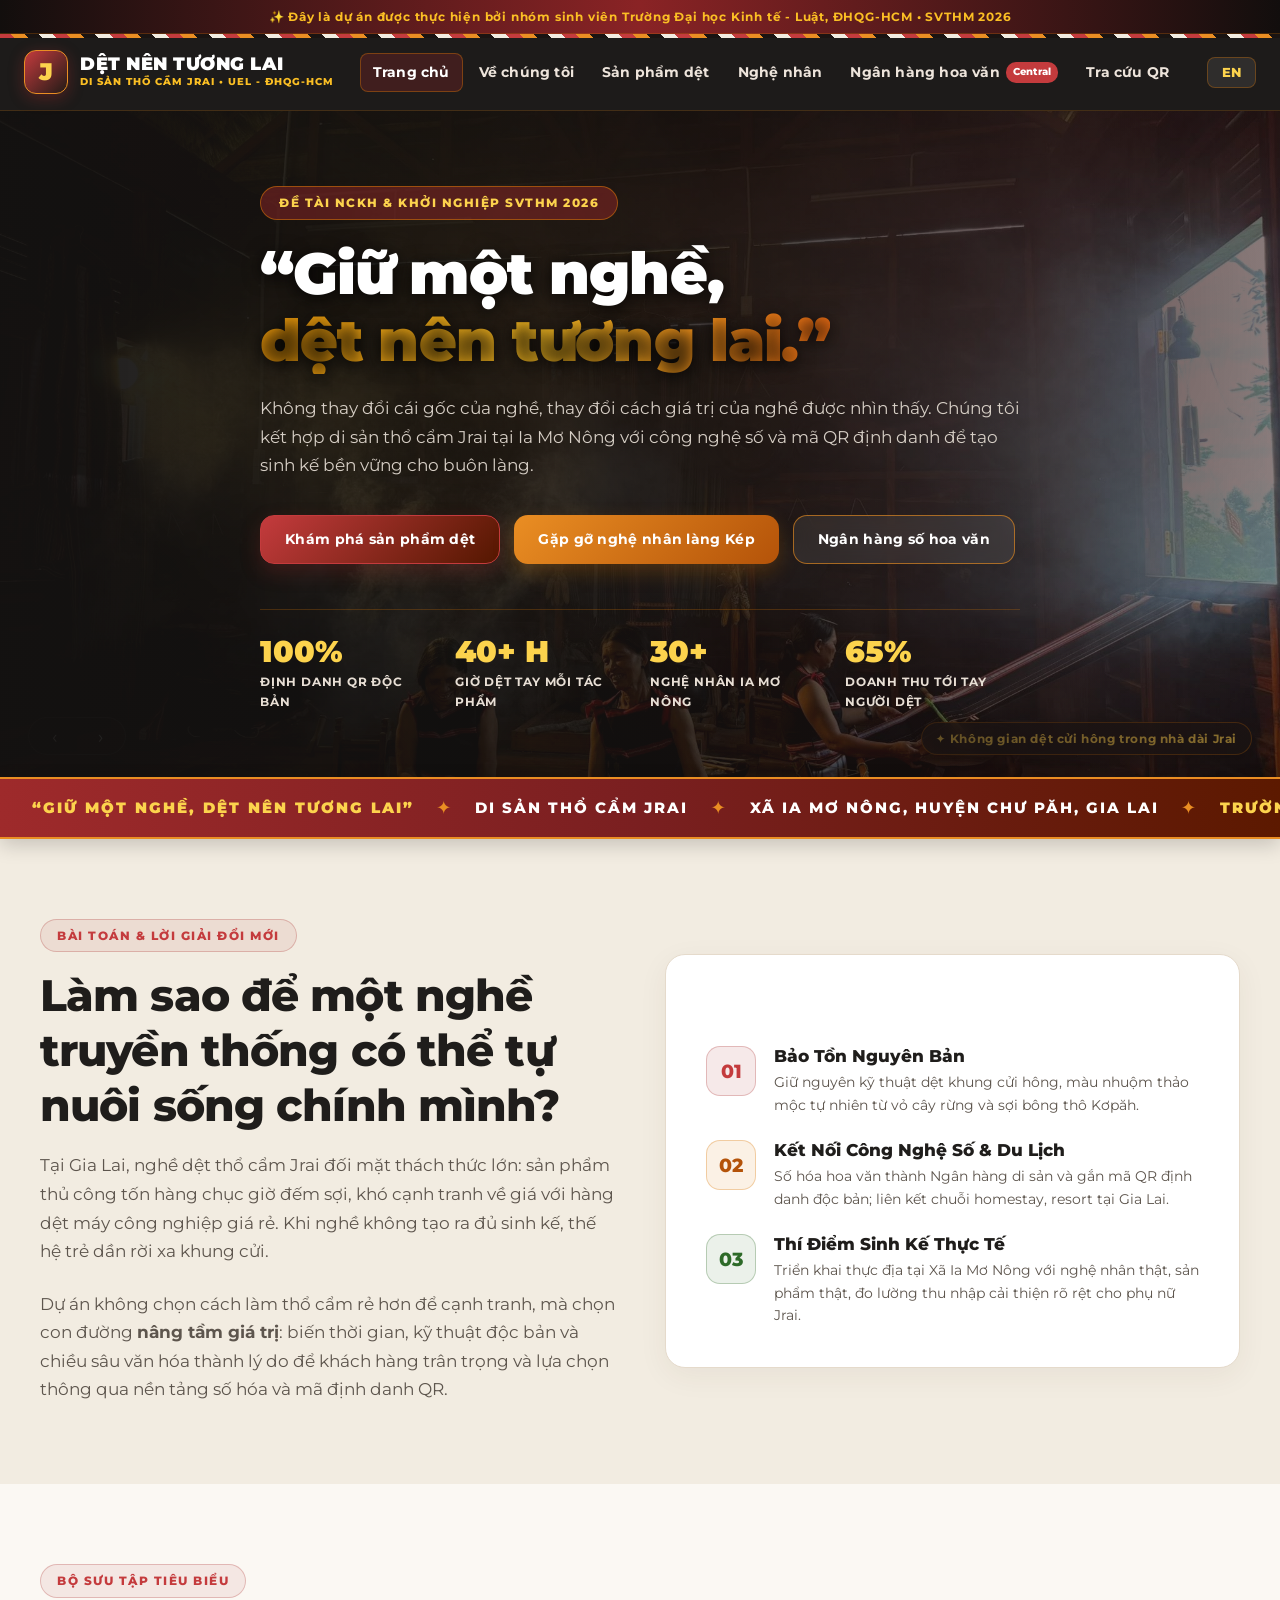
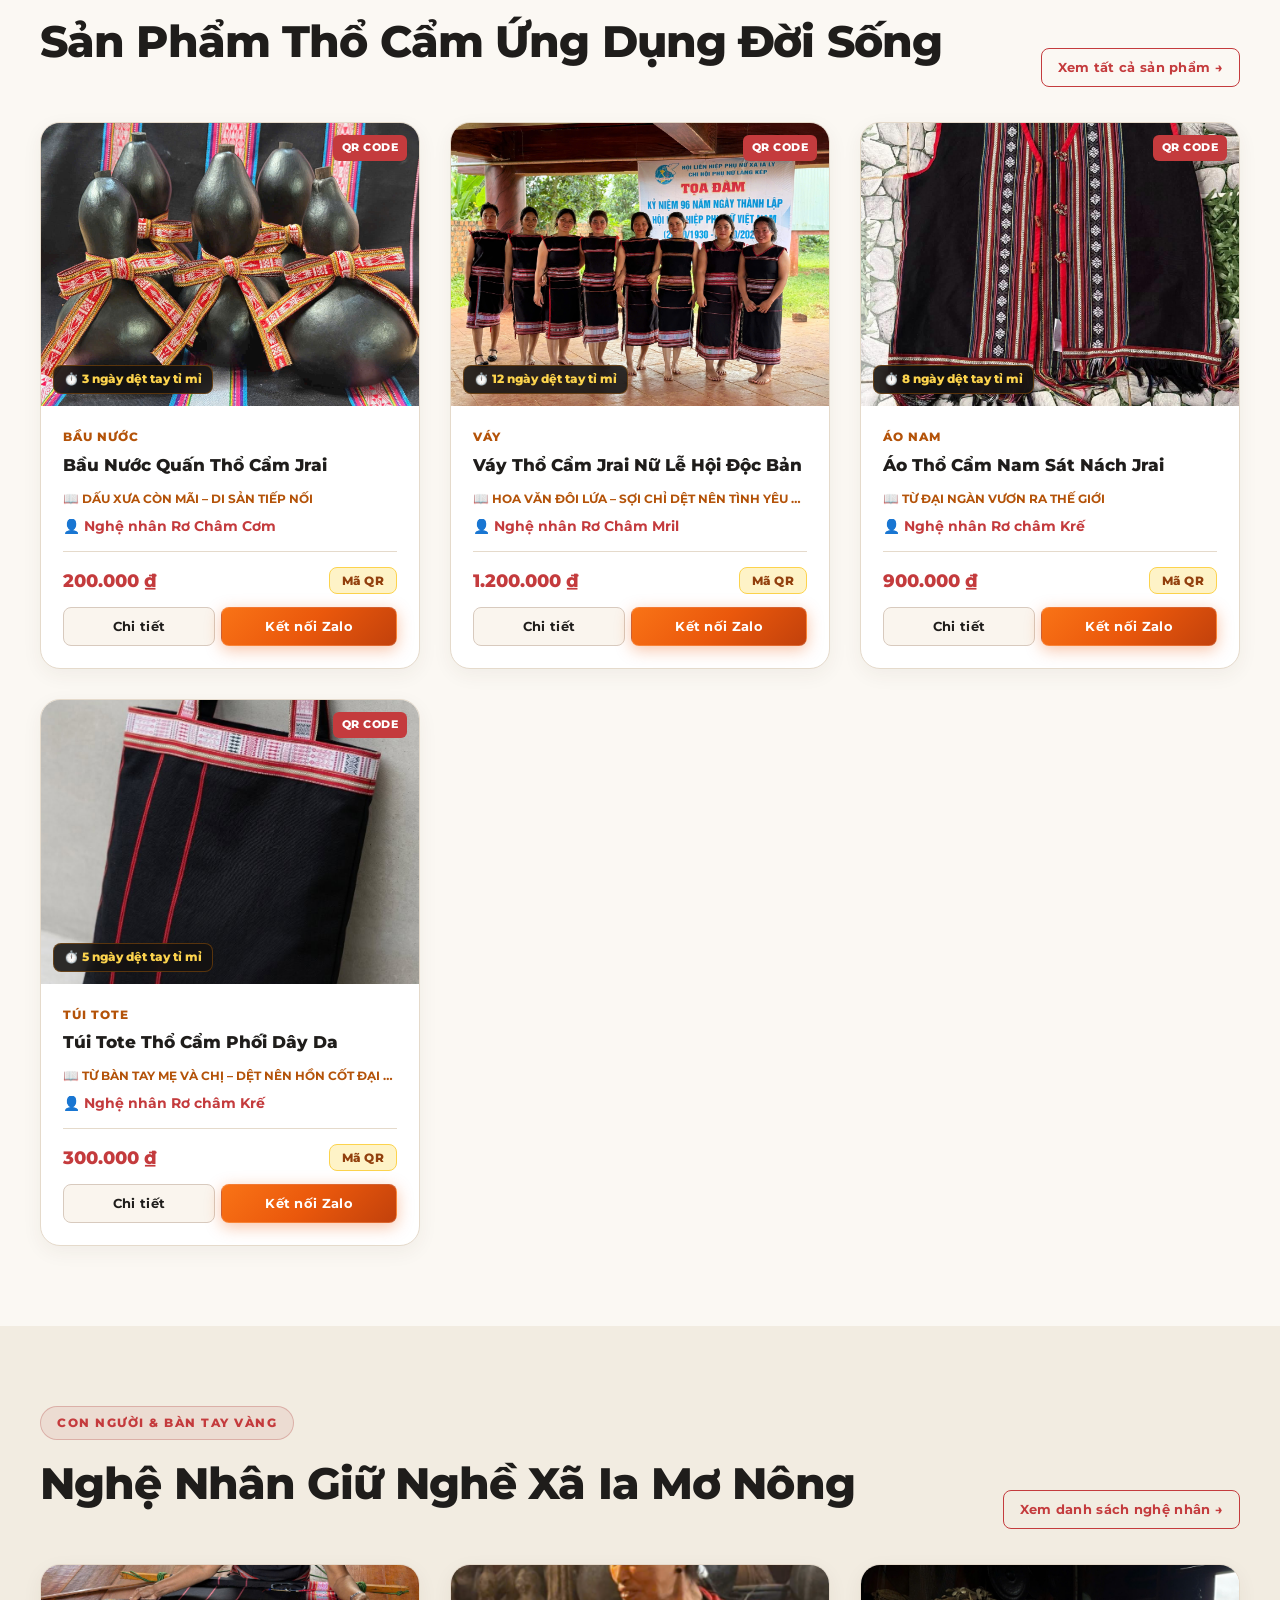
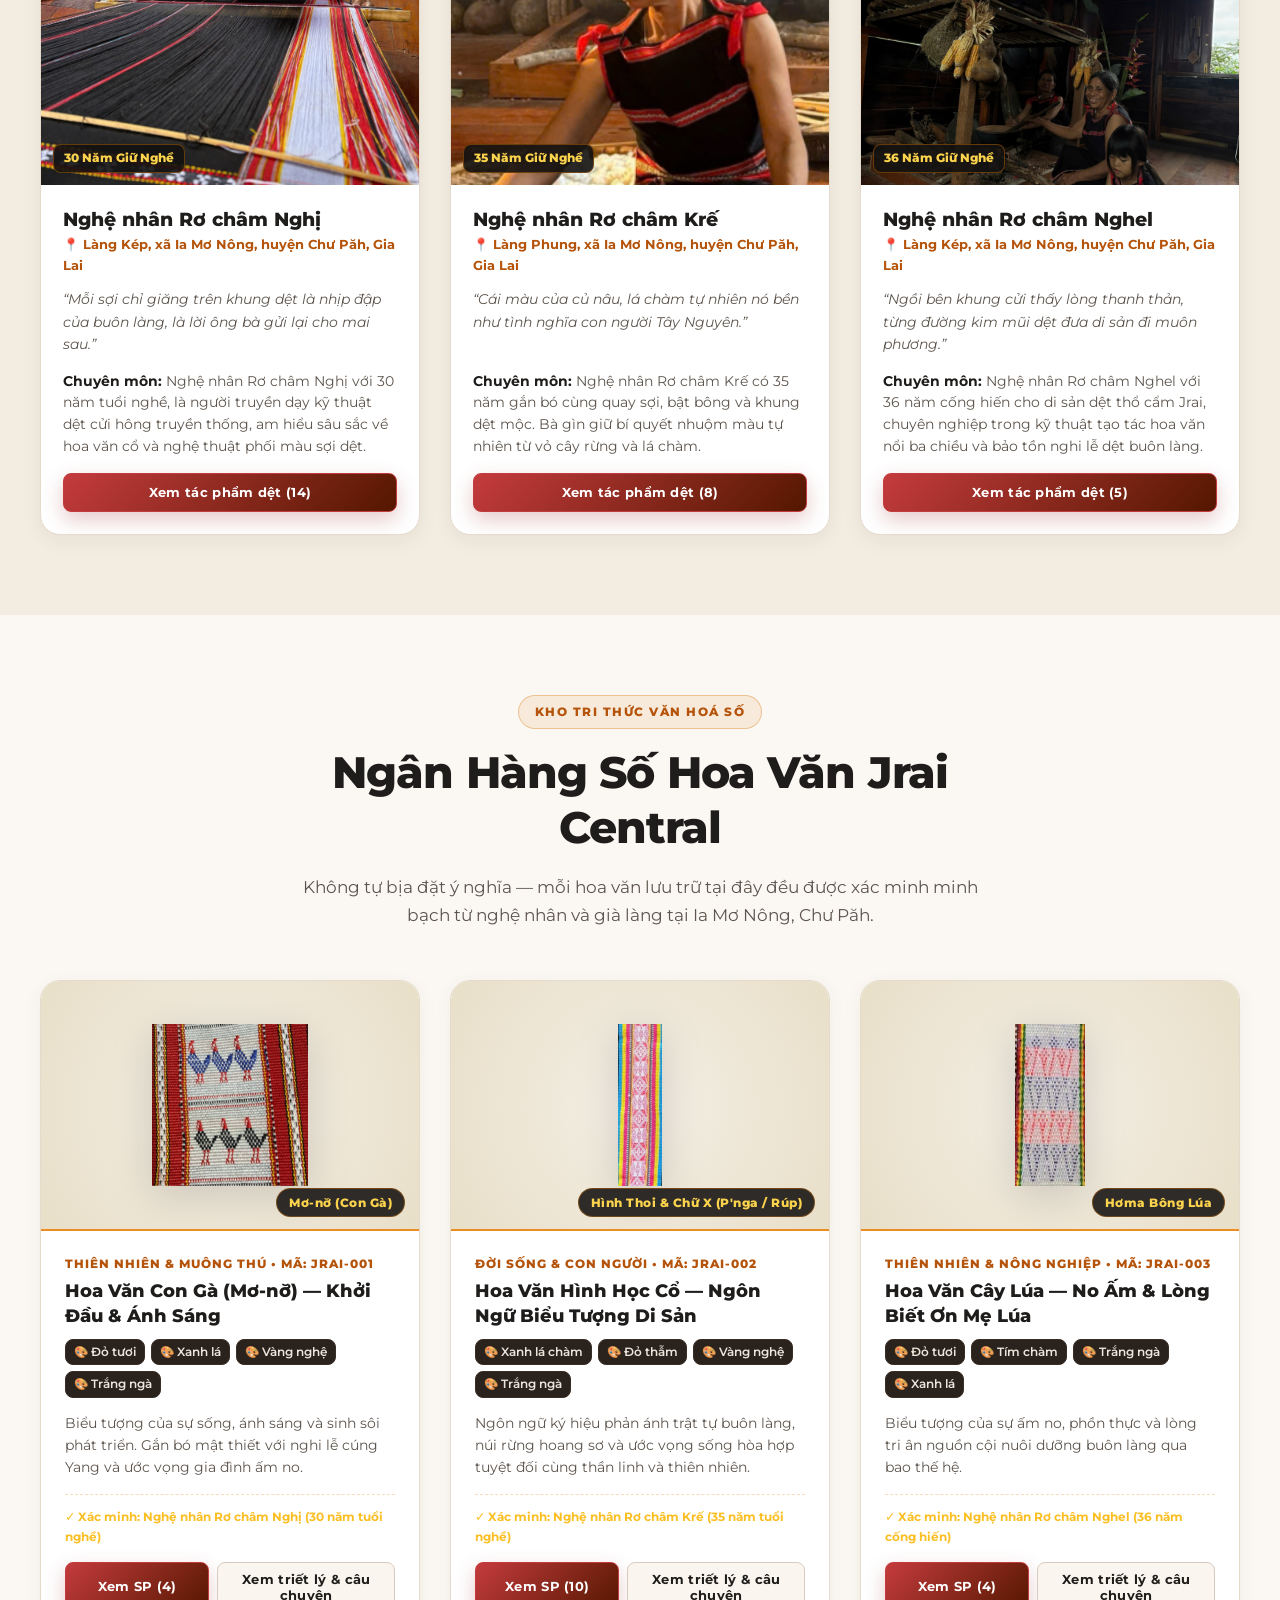
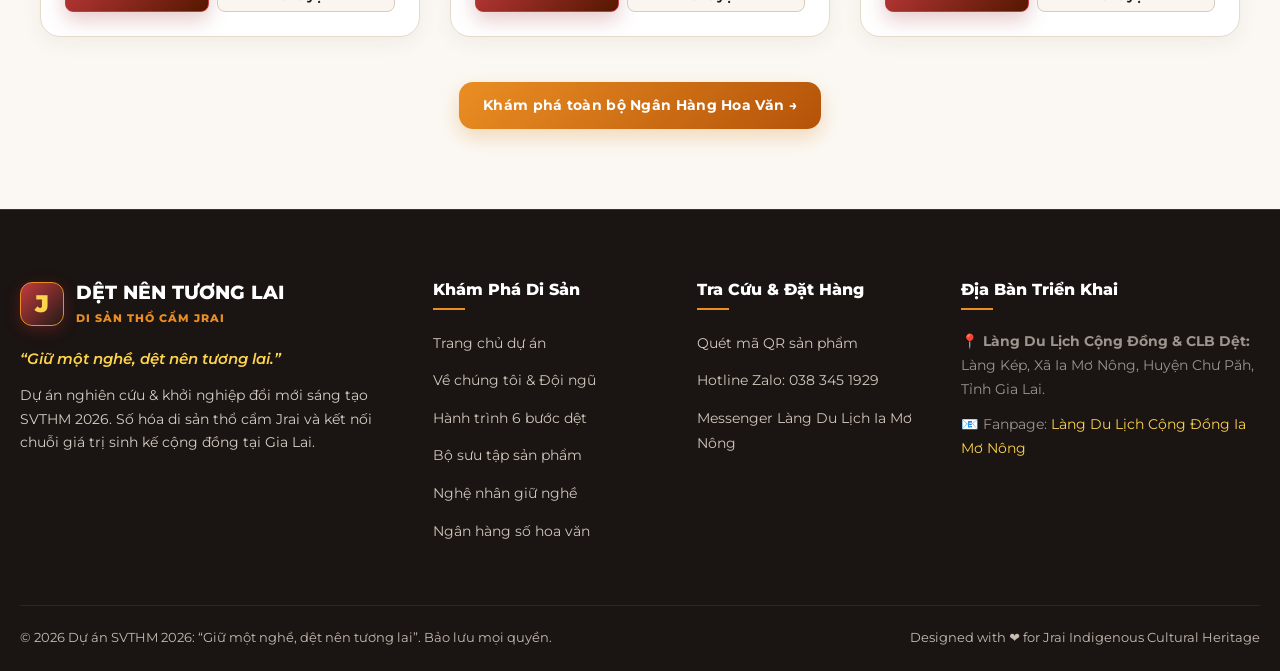
<file: index.html>
<!DOCTYPE html>
<html lang="vi">
<head>
  <meta charset="UTF-8">
  <meta name="viewport" content="width=device-width, initial-scale=1.0">
  <title>DỆT NÊN TƯƠNG LAI — Giữ Một Nghề, Dệt Nên Tương Lai | SVTHM 2026</title>
  <meta name="description" content="Dự án nghiên cứu & khởi nghiệp SVTHM 2026: Số hóa di sản thổ cẩm Jrai, xây dựng ngân hàng hoa văn và truy xuất nguồn gốc tạo sinh kế bền vững tại Gia Lai.">
  <link rel="stylesheet" href="styles/main.css">
</head>
<body class="lang-vi">

  <!-- TOP NOTICE BAR -->
  <div class="top-notice-bar">
    <span class="lang-vi">✨ Đây là dự án được thực hiện bởi nhóm sinh viên Trường Đại học Kinh tế - Luật, ĐHQG-HCM • SVTHM 2026</span>
    <span class="lang-en">✨ Project developed by students of University of Economics and Law, VNU-HCM • SVTHM 2026</span>
  </div>

  <!-- MAIN HEADER -->
  <header class="main-header brocade-border-top">
    <div class="container header-container">
      <a href="index.html" class="logo">
        <div class="logo-badge">J</div>
        <div class="logo-text-wrap">
          <span class="logo-title">DỆT NÊN TƯƠNG LAI</span>
          <span class="logo-subtitle">DI SẢN THỔ CẨM JRAI • UEL - ĐHQG-HCM</span>
        </div>
      </a>

      <!-- Navigation links: Có đầy đủ Sản Phẩm, Nghệ Nhân, Ngân Hàng Hoa Văn -->
      <nav class="main-nav" id="main-nav">
        <ul class="nav-list">
          <li>
            <a href="index.html" class="nav-link active">
              <span class="lang-vi">Trang chủ</span>
              <span class="lang-en">Home</span>
            </a>
          </li>
          <li>
            <a href="about.html" class="nav-link">
              <span class="lang-vi">Về chúng tôi</span>
              <span class="lang-en">About Us</span>
            </a>
          </li>
          <li>
            <a href="products.html" class="nav-link">
              <span class="lang-vi">Sản phẩm dệt</span>
              <span class="lang-en">Brocade Products</span>
            </a>
          </li>
          <li>
            <a href="artisans.html" class="nav-link">
              <span class="lang-vi">Nghệ nhân</span>
              <span class="lang-en">Master Artisans</span>
            </a>
          </li>
          <li>
            <a href="motifs.html" class="nav-link">
              <span class="lang-vi">Ngân hàng hoa văn</span>
              <span class="lang-en">Cultural Bank</span>
              <span class="nav-badge-pill">Central</span>
            </a>
          </li>
          <li>
            <a href="traceability.html" class="nav-link">
              <span class="lang-vi">Tra cứu QR</span>
              <span class="lang-en">QR Traceability</span>
            </a>
          </li>
        </ul>
      </nav>

      <!-- Right actions -->
      <div class="header-actions">
        <button class="lang-switch-btn" id="lang-toggle-btn" title="Chuyển đổi ngôn ngữ / Switch Language">
          <span class="lang-vi">EN</span>
          <span class="lang-en">VI</span>
        </button>

        <a href="traceability.html" class="btn btn-primary btn-sm" style="display: none; @media(min-width: 640px){display: inline-flex;}">
          <span>Quét QR</span>
        </a>

        <button class="mobile-toggle" id="mobile-toggle" aria-label="Menu">
          <svg xmlns="http://www.w3.org/2000/svg" width="24" height="24" viewBox="0 0 24 24" fill="none" stroke="currentColor" stroke-width="2"><line x1="3" y1="12" x2="21" y2="12"></line><line x1="3" y1="6" x2="21" y2="6"></line><line x1="3" y1="18" x2="21" y2="18"></line></svg>
        </button>
      </div>
    </div>
  </header>

  <!-- HERO SECTION WITH CAROUSEL SLIDER -->
  <section class="hero-section">
    <div class="hero-bg-overlay"></div>
    
    <!-- Hero Background Slider Carousel -->
    <div class="hero-slider" id="hero-slider">
      <div class="hero-slide active">
        <img src="images/background/image4.jpg" alt="Dệt cửi hông truyền thống trong nhà sàn Jrai" class="hero-bg-image">
        <div class="hero-slide-caption">✦ Không gian dệt cửi hông trong nhà dài Jrai</div>
      </div>
      <div class="hero-slide">
        <img src="images/background/image3.jpg" alt="Các nghệ nhân nữ Jrai dệt thổ cẩm bên dàn cồng chiêng" class="hero-bg-image">
        <div class="hero-slide-caption">✦ Nghệ nhân dệt bên dàn chiêng di sản</div>
      </div>
      <div class="hero-slide">
        <img src="images/background/image_1.jpg" alt="Không gian bếp lửa nhà sàn Jrai" class="hero-bg-image">
        <div class="hero-slide-caption">✦ Bếp lửa nhà sàn truyền thống Ia Mơ Nông</div>
      </div>
      <div class="hero-slide">
        <img src="images/banners/hero_stilt_house_weaving.jpg" alt="Nghệ nhân dệt bên hiên nhà sàn" class="hero-bg-image">
        <div class="hero-slide-caption">✦ Nghề dệt mẫu hệ lưu truyền qua nhiều thế hệ</div>
      </div>
      <div class="hero-slide">
        <img src="images/background/image6.jpg" alt="Sinh viên UEL khảo sát thực tế tại làng nghề" class="hero-bg-image">
        <div class="hero-slide-caption">✦ Sinh viên UEL thực địa tại làng Kép, Gia Lai</div>
      </div>

      <!-- Slider Controls -->
      <div class="hero-slider-controls">
        <button class="hero-slider-btn prev" id="hero-prev-btn" aria-label="Previous Slide">‹</button>
        <div class="hero-slider-dots" id="hero-slider-dots"></div>
        <button class="hero-slider-btn next" id="hero-next-btn" aria-label="Next Slide">›</button>
      </div>
    </div>

    <div class="container hero-content">
      <div class="hero-tagline">
        <span>Đề tài NCKH & Khởi Nghiệp SVTHM 2026</span>
      </div>

      <h1 class="hero-title">
        <span class="lang-vi">“Giữ một nghề, <br><span class="hero-title-highlight">dệt nên tương lai.”</span></span>
        <span class="lang-en">“Preserving a Craft, <br><span class="hero-title-highlight">Weaving the Future.”</span></span>
      </h1>

      <p class="hero-desc">
        <span class="lang-vi">Không thay đổi cái gốc của nghề, thay đổi cách giá trị của nghề được nhìn thấy. Chúng tôi kết hợp di sản thổ cẩm Jrai tại Ia Mơ Nông với công nghệ số và mã QR định danh để tạo sinh kế bền vững cho buôn làng.</span>
        <span class="lang-en">Keeping the roots authentic while transforming how their value is seen. We combine Jrai traditional backstrap weaving with digital identity and QR storytelling to build sustainable livelihoods in Gia Lai.</span>
      </p>

      <div class="hero-actions">
        <a href="products.html" class="btn btn-primary">
          <span class="lang-vi">Khám phá sản phẩm dệt</span>
          <span class="lang-en">Explore Brocade Collection</span>
        </a>
        <a href="artisans.html" class="btn btn-gold">
          <span class="lang-vi">Gặp gỡ nghệ nhân làng Kép</span>
          <span class="lang-en">Meet Master Artisans</span>
        </a>
        <a href="motifs.html" class="btn btn-outline">
          <span class="lang-vi">Ngân hàng số hoa văn</span>
          <span class="lang-en">Cultural Bank Central</span>
        </a>
      </div>

      <!-- Stats Bar with Animated Counter -->
      <div class="hero-stats-grid">
        <div class="hero-stat-item">
          <span class="hero-stat-num" data-counter="100" data-suffix="%">100%</span>
          <span class="hero-stat-label">Định danh QR độc bản</span>
        </div>
        <div class="hero-stat-item">
          <span class="hero-stat-num" data-counter="40" data-suffix="+ H">40+ H</span>
          <span class="hero-stat-label">Giờ dệt tay mỗi tác phẩm</span>
        </div>
        <div class="hero-stat-item">
          <span class="hero-stat-num" data-counter="30" data-suffix="+">30+</span>
          <span class="hero-stat-label">Nghệ nhân Ia Mơ Nông</span>
        </div>
        <div class="hero-stat-item">
          <span class="hero-stat-num" data-counter="65" data-suffix="%">65%</span>
          <span class="hero-stat-label">Doanh thu tới tay người dệt</span>
        </div>
      </div>
    </div>
  </section>

  <!-- MARQUEE CHẠY CHỮ VÔ TẬN: GIỮ MỘT NGHỀ, DỆT NÊN TƯƠNG LAI -->
  <div class="marquee-strip" aria-hidden="true">
    <div class="marquee-track">
      <div class="marquee-item">
        <span class="highlight-gold">“GIỮ MỘT NGHỀ, DỆT NÊN TƯƠNG LAI”</span>
        <span class="separator-symbol">✦</span>
        <span>DI SẢN THỔ CẨM JRAI</span>
        <span class="separator-symbol">✦</span>
        <span>XÃ IA MƠ NÔNG, HUYỆN CHƯ PĂH, GIA LAI</span>
        <span class="separator-symbol">✦</span>
        <span class="highlight-gold">TRƯỜNG ĐẠI HỌC KINH TẾ - LUẬT, ĐHQG-HCM</span>
        <span class="separator-symbol">✦</span>
        <span>ĐỀ TÀI SVTHM 2026</span>
        <span class="separator-symbol">✦</span>
      </div>
      <div class="marquee-item">
        <span class="highlight-gold">“GIỮ MỘT NGHỀ, DỆT NÊN TƯƠNG LAI”</span>
        <span class="separator-symbol">✦</span>
        <span>DI SẢN THỔ CẨM JRAI</span>
        <span class="separator-symbol">✦</span>
        <span>XÃ IA MƠ NÔNG, HUYỆN CHƯ PĂH, GIA LAI</span>
        <span class="separator-symbol">✦</span>
        <span class="highlight-gold">TRƯỜNG ĐẠI HỌC KINH TẾ - LUẬT, ĐHQG-HCM</span>
        <span class="separator-symbol">✦</span>
        <span>ĐỀ TÀI SVTHM 2026</span>
        <span class="separator-symbol">✦</span>
      </div>
    </div>
  </div>

  <!-- SECTION: PROBLEM & INNOVATION (TÍNH MỚI TRONG SVTHM2026) -->
  <section class="section section-watermark-hearth">
    <div class="container">
      <div class="innovation-grid">
        <div>
          <span class="section-tag">Bài toán & Lời giải đổi mới</span>
          <h2 class="section-title">
            Làm sao để một nghề truyền thống có thể tự nuôi sống chính mình?
          </h2>
          <p class="section-desc" style="margin-bottom: 24px;">
            Tại Gia Lai, nghề dệt thổ cẩm Jrai đối mặt thách thức lớn: sản phẩm thủ công tốn hàng chục giờ đếm sợi, khó cạnh tranh về giá với hàng dệt máy công nghiệp giá rẻ. Khi nghề không tạo ra đủ sinh kế, thế hệ trẻ dần rời xa khung cửi.
          </p>
          <p class="section-desc">
            Dự án không chọn cách làm thổ cẩm rẻ hơn để cạnh tranh, mà chọn con đường <strong>nâng tầm giá trị</strong>: biến thời gian, kỹ thuật độc bản và chiều sâu văn hóa thành lý do để khách hàng trân trọng và lựa chọn thông qua nền tảng số hóa và mã định danh QR.
          </p>
        </div>

        <div class="innovation-card-box">
          <h3 style="font-size: 1.35rem; font-weight: 800; color: #FFFFFF; margin-bottom: 12px;">
            Mô hình "Bảo Tồn — Kết Nối — Thí Điểm"
          </h3>

          <div class="pillar-item">
            <div class="pillar-icon">01</div>
            <div>
              <h4 class="pillar-title">Bảo Tồn Nguyên Bản</h4>
              <p class="pillar-desc">
                Giữ nguyên kỹ thuật dệt khung cửi hông, màu nhuộm thảo mộc tự nhiên từ vỏ cây rừng và sợi bông thô Kơpăh.
              </p>
            </div>
          </div>

          <div class="pillar-item">
            <div class="pillar-icon gold">02</div>
            <div>
              <h4 class="pillar-title">Kết Nối Công Nghệ Số & Du Lịch</h4>
              <p class="pillar-desc">
                Số hóa hoa văn thành Ngân hàng di sản và gắn mã QR định danh độc bản; liên kết chuỗi homestay, resort tại Gia Lai.
              </p>
            </div>
          </div>

          <div class="pillar-item">
            <div class="pillar-icon green">03</div>
            <div>
              <h4 class="pillar-title">Thí Điểm Sinh Kế Thực Tế</h4>
              <p class="pillar-desc">
                Triển khai thực địa tại Xã Ia Mơ Nông với nghệ nhân thật, sản phẩm thật, đo lường thu nhập cải thiện rõ rệt cho phụ nữ Jrai.
              </p>
            </div>
          </div>
        </div>
      </div>
    </div>
  </section>

  <!-- SECTION: SẢN PHẨM TIÊU BIỂU -->
  <section class="section section-watermark-weave">
    <div class="container">
      <div style="display: flex; flex-wrap: wrap; justify-content: space-between; align-items: flex-end; margin-bottom: 20px;">
        <div>
          <span class="section-tag">Bộ sưu tập tiêu biểu</span>
          <h2 class="section-title">
            Sản Phẩm Thổ Cẩm Ứng Dụng Đời Sống
          </h2>
        </div>
        <a href="products.html" class="btn btn-outline btn-sm">
          Xem tất cả sản phẩm &rarr;
        </a>
      </div>

      <div class="products-grid" id="featured-products-grid">
        <!-- Render tự động bởi js/main.js -->
      </div>
    </div>
  </section>

  <!-- SECTION: GẶP GỠ NGHỆ NHÂN GIỮ NGHỀ LÀNG KÉP -->
  <section class="section section-watermark-gathering">
    <div class="container">
      <div style="display: flex; flex-wrap: wrap; justify-content: space-between; align-items: flex-end; margin-bottom: 25px;">
        <div>
          <span class="section-tag">Con người & Bàn tay vàng</span>
          <h2 class="section-title">
            Nghệ Nhân Giữ Nghề Xã Ia Mơ Nông
          </h2>
        </div>
        <a href="artisans.html" class="btn btn-outline btn-sm">
          Xem danh sách nghệ nhân &rarr;
        </a>
      </div>

      <div class="products-grid" id="teaser-artisans-grid">
        <!-- Render tự động bởi js/main.js -->
      </div>
    </div>
  </section>

  <!-- SECTION: TEASER NGÂN HÀNG SỐ HOA VĂN -->
  <section class="section section-watermark-mist">
    <div class="container">
      <div class="text-center" style="max-width: 700px; margin: 0 auto 50px;">
        <span class="section-tag gold">Kho tri thức văn hoá số</span>
        <h2 class="section-title">
          Ngân Hàng Số Hoa Văn Jrai Central
        </h2>
        <p class="section-desc">
          Không tự bịa đặt ý nghĩa — mỗi hoa văn lưu trữ tại đây đều được xác minh minh bạch từ nghệ nhân và già làng tại Ia Mơ Nông, Chư Păh.
        </p>
      </div>

      <div class="products-grid" id="teaser-motifs-grid">
        <!-- Render tự động bởi js/main.js -->
      </div>

      <div class="text-center" style="margin-top: 45px;">
        <a href="motifs.html" class="btn btn-gold">
          Khám phá toàn bộ Ngân Hàng Hoa Văn &rarr;
        </a>
      </div>
    </div>
  </section>

  <!-- MAIN FOOTER -->
  <footer class="main-footer">
    <div class="container footer-top">
      <div>
        <div class="footer-logo-wrap">
          <div class="logo-badge">J</div>
          <div>
            <h3 style="font-size: 1.2rem; font-weight: 800; color: #fff;">DỆT NÊN TƯƠNG LAI</h3>
            <span style="font-size: 0.7rem; color: var(--color-forest-gold); font-weight: 800; letter-spacing: 1px;">DI SẢN THỔ CẨM JRAI</span>
          </div>
        </div>
        <p class="footer-tagline">“Giữ một nghề, dệt nên tương lai.”</p>
        <p class="footer-desc">
          Dự án nghiên cứu & khởi nghiệp đổi mới sáng tạo SVTHM 2026. Số hóa di sản thổ cẩm Jrai và kết nối chuỗi giá trị sinh kế cộng đồng tại Gia Lai.
        </p>
      </div>

      <div>
        <h4 class="footer-col-title">Khám Phá Di Sản</h4>
        <ul class="footer-links">
          <li><a href="index.html">Trang chủ dự án</a></li>
          <li><a href="about.html">Về chúng tôi & Đội ngũ</a></li>
          <li><a href="about.html#journey">Hành trình 6 bước dệt</a></li>
          <li><a href="products.html">Bộ sưu tập sản phẩm</a></li>
          <li><a href="artisans.html">Nghệ nhân giữ nghề</a></li>
          <li><a href="motifs.html">Ngân hàng số hoa văn</a></li>
        </ul>
      </div>

      <div>
        <h4 class="footer-col-title">Tra Cứu & Đặt Hàng</h4>
        <ul class="footer-links">
          <li><a href="traceability.html">Quét mã QR sản phẩm</a></li>
          <li><a href="https://zalo.me/0383451929" target="_blank">Hotline Zalo: 038 345 1929</a></li>
          <li><a href="https://m.me/100090304682611" target="_blank">Messenger Làng Du Lịch Ia Mơ Nông</a></li>
        </ul>
      </div>

      <div>
        <h4 class="footer-col-title">Địa Bàn Triển Khai</h4>
        <p style="font-size: 0.88rem; color: #9C948D; line-height: 1.7; margin-bottom: 12px;">
          📍 <strong>Làng Du Lịch Cộng Đồng & CLB Dệt:</strong><br>
          Làng Kép, Xã Ia Mơ Nông, Huyện Chư Păh, Tỉnh Gia Lai.
        </p>
        <p style="font-size: 0.88rem; color: #9C948D; line-height: 1.7;">
          📧 Fanpage: <a href="https://www.facebook.com/profile.php?id=100090304682611" target="_blank" style="color: var(--color-amber-glow);">Làng Du Lịch Cộng Đồng Ia Mơ Nông</a>
        </p>
      </div>
    </div>

    <div class="container footer-bottom">
      <div>© 2026 Dự án SVTHM 2026: “Giữ một nghề, dệt nên tương lai”. Bảo lưu mọi quyền.</div>
      <div>Designed with ❤️ for Jrai Indigenous Cultural Heritage</div>
    </div>
  </footer>

  <!-- GLOBAL MODAL -->
  <div class="modal-backdrop" id="global-modal-backdrop">
    <div class="modal-dialog">
      <button class="modal-close-btn" id="modal-close-btn" aria-label="Đóng">&times;</button>
      <div id="modal-dynamic-content"></div>
    </div>
  </div>

  <!-- SCRIPTS -->
  <script src="js/products-data.js"></script>
  <script src="js/artisans-data.js"></script>
  <script src="js/motifs-data.js"></script>
  <script src="js/main.js"></script>
</body>
</html>
</file>
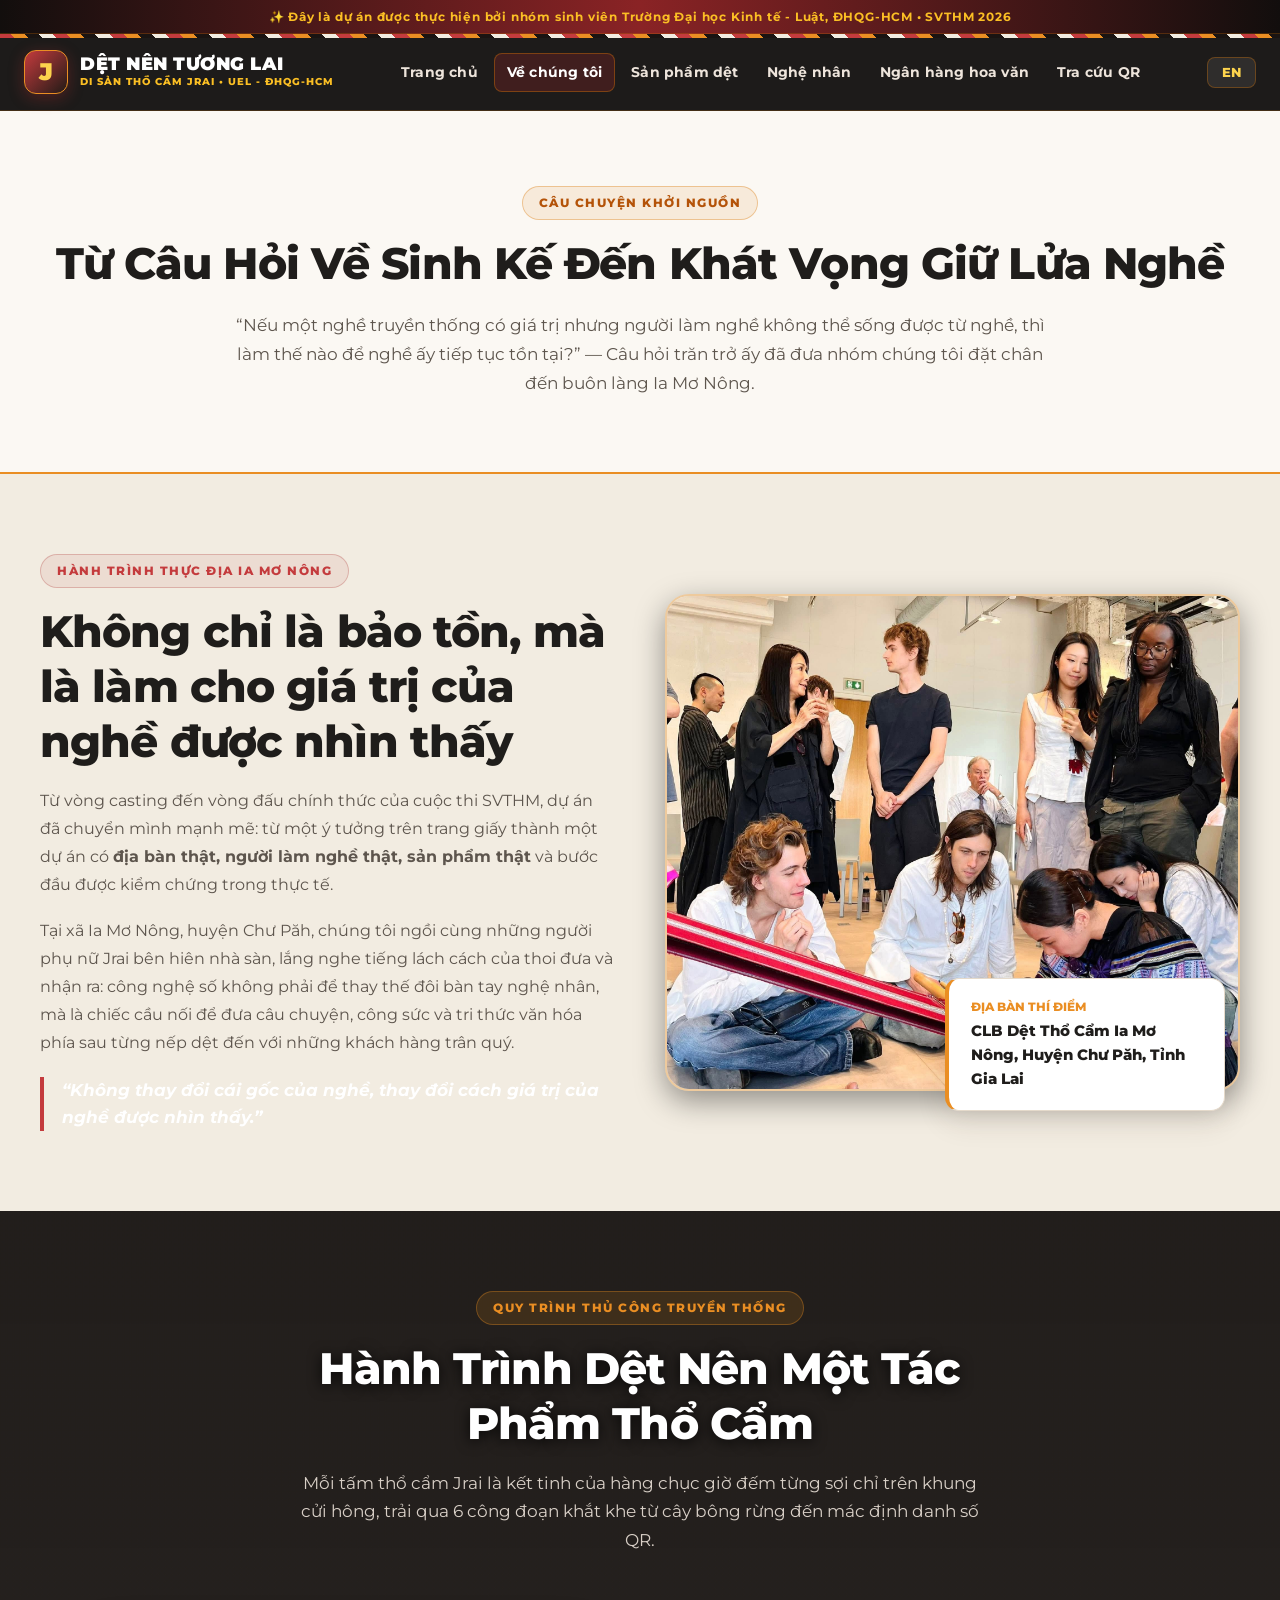
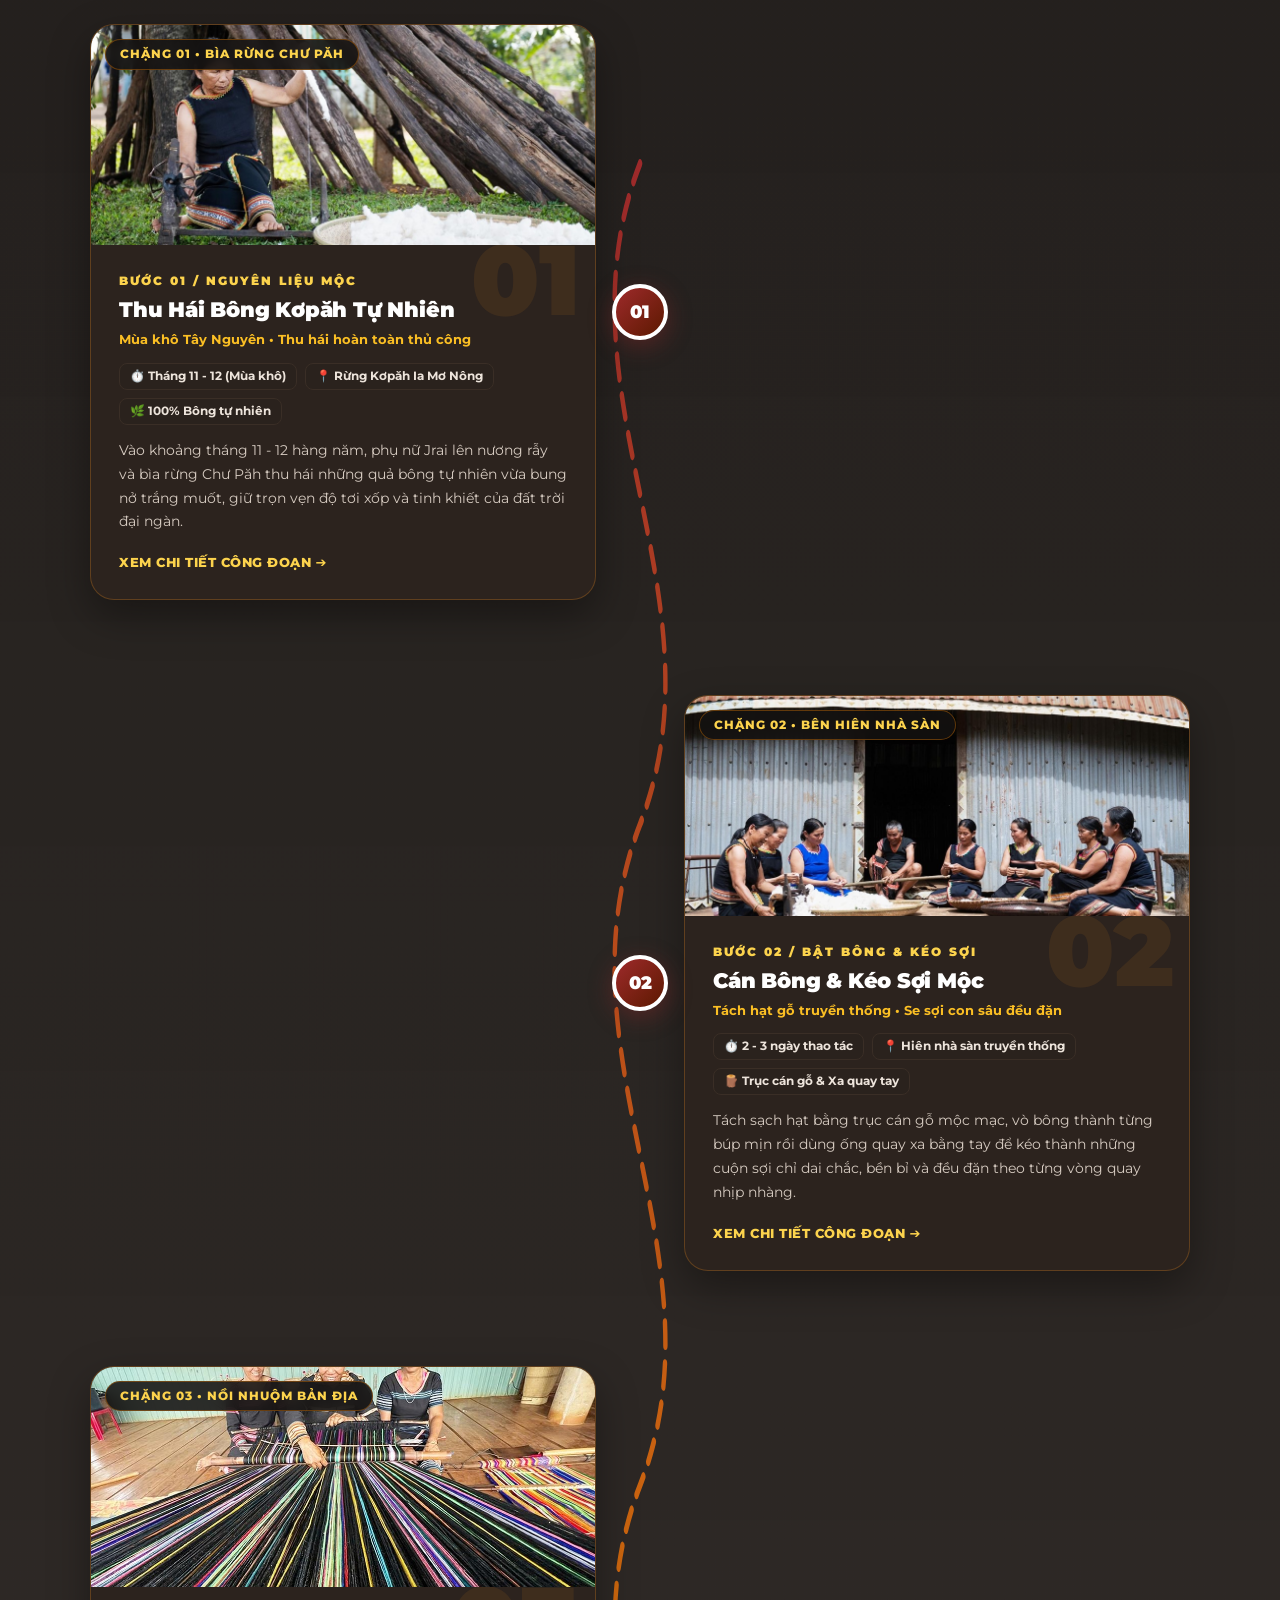
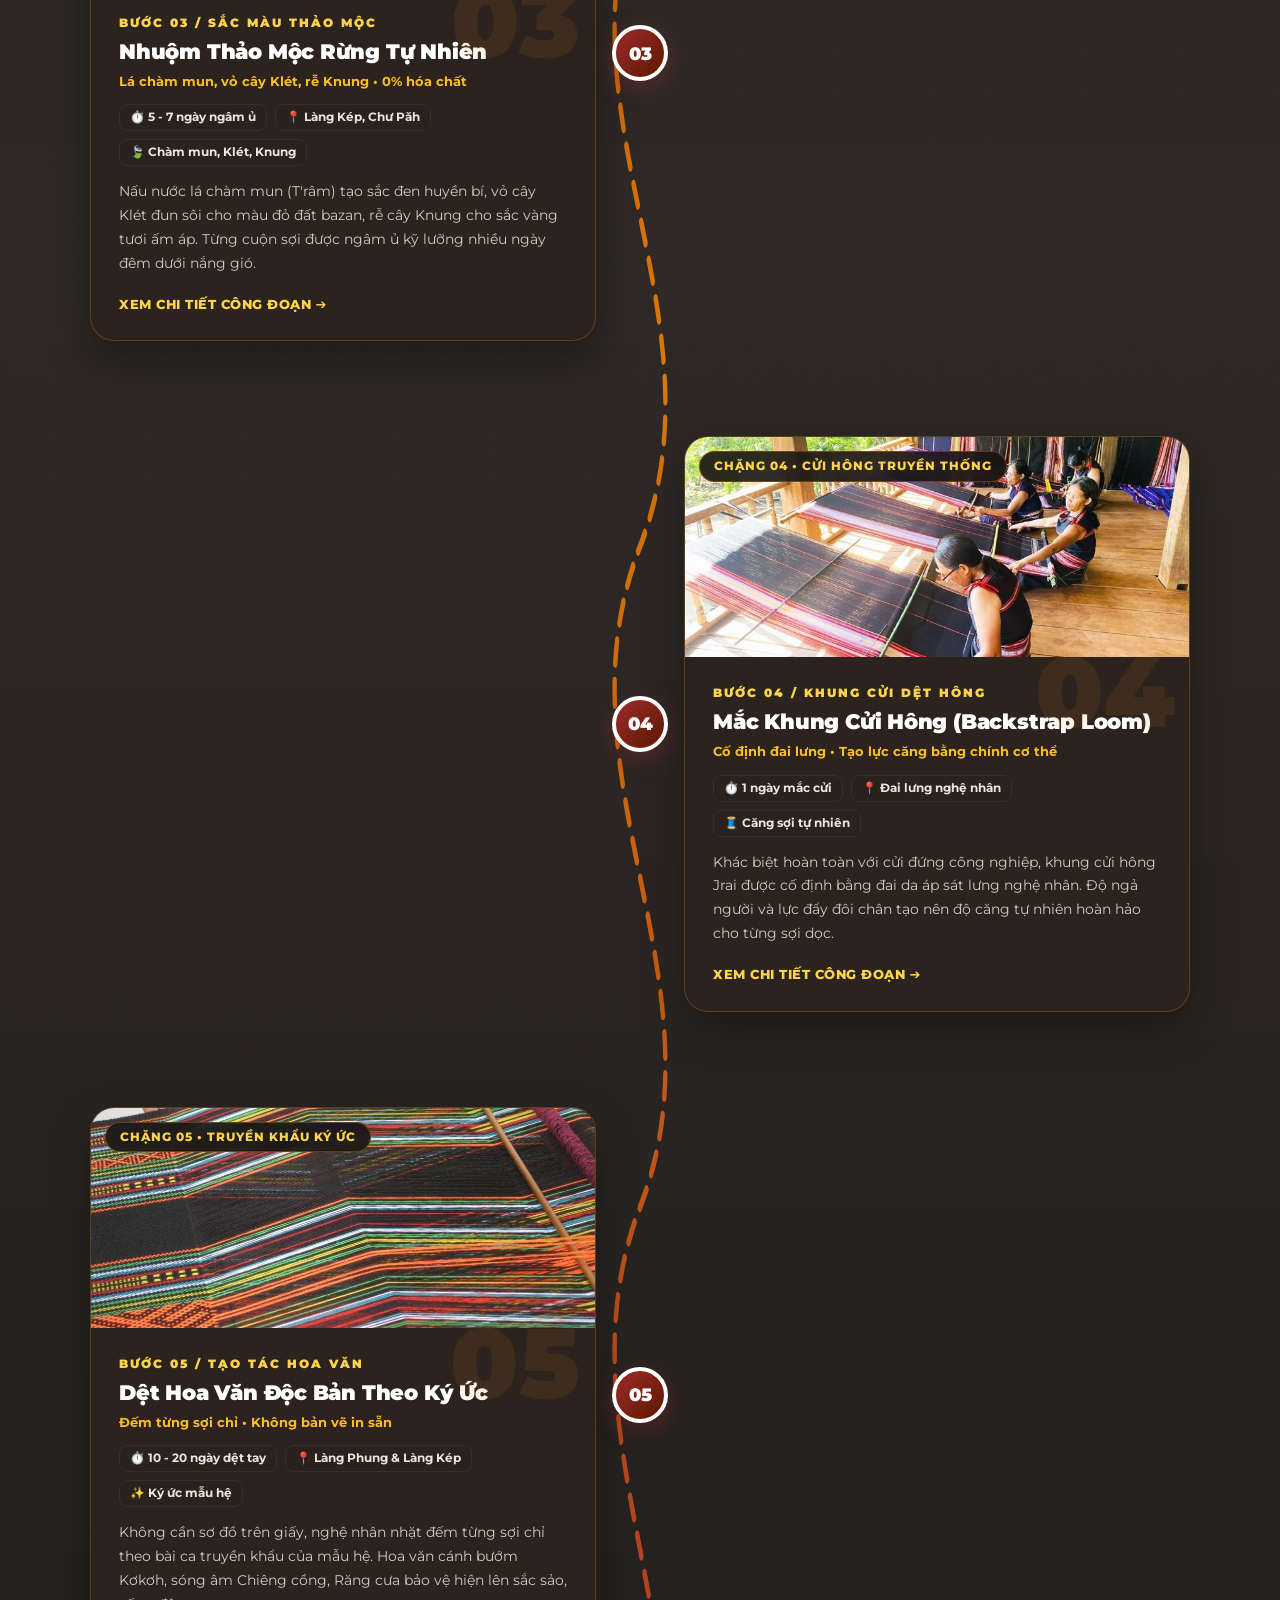
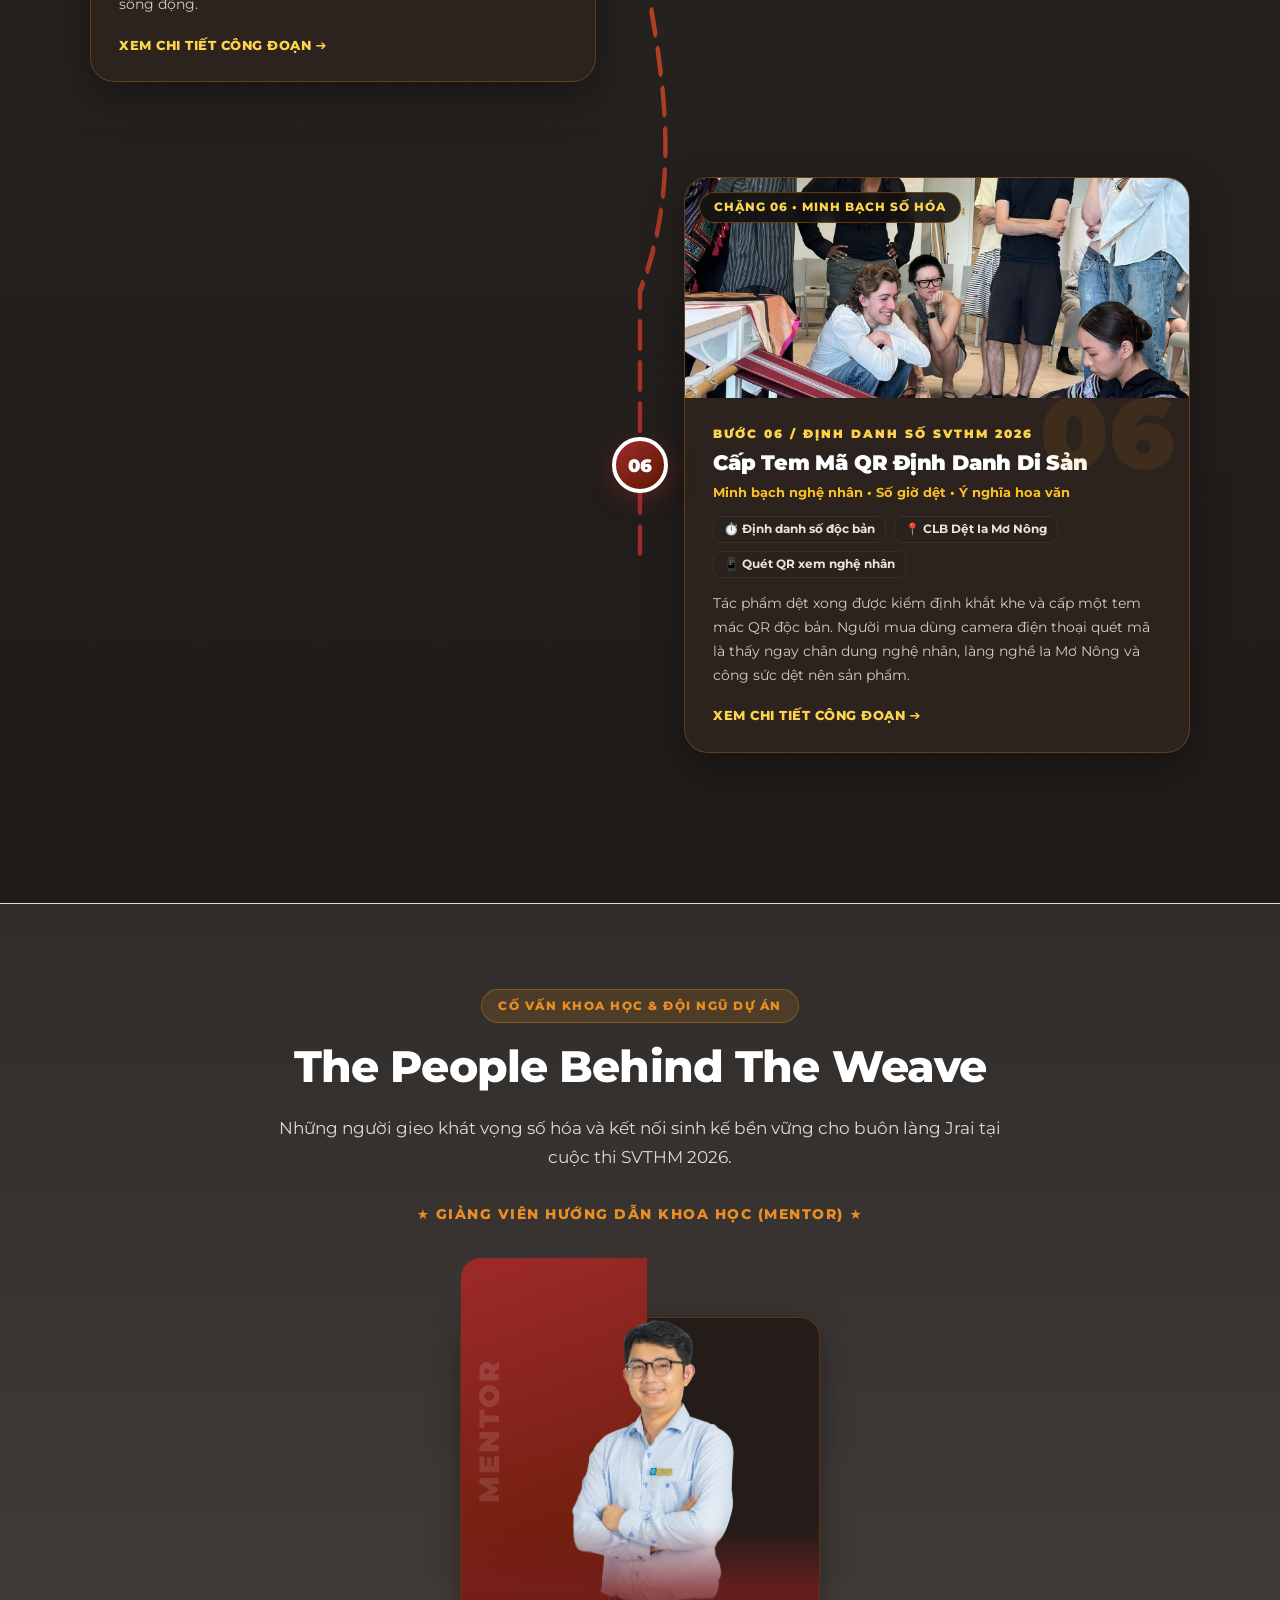
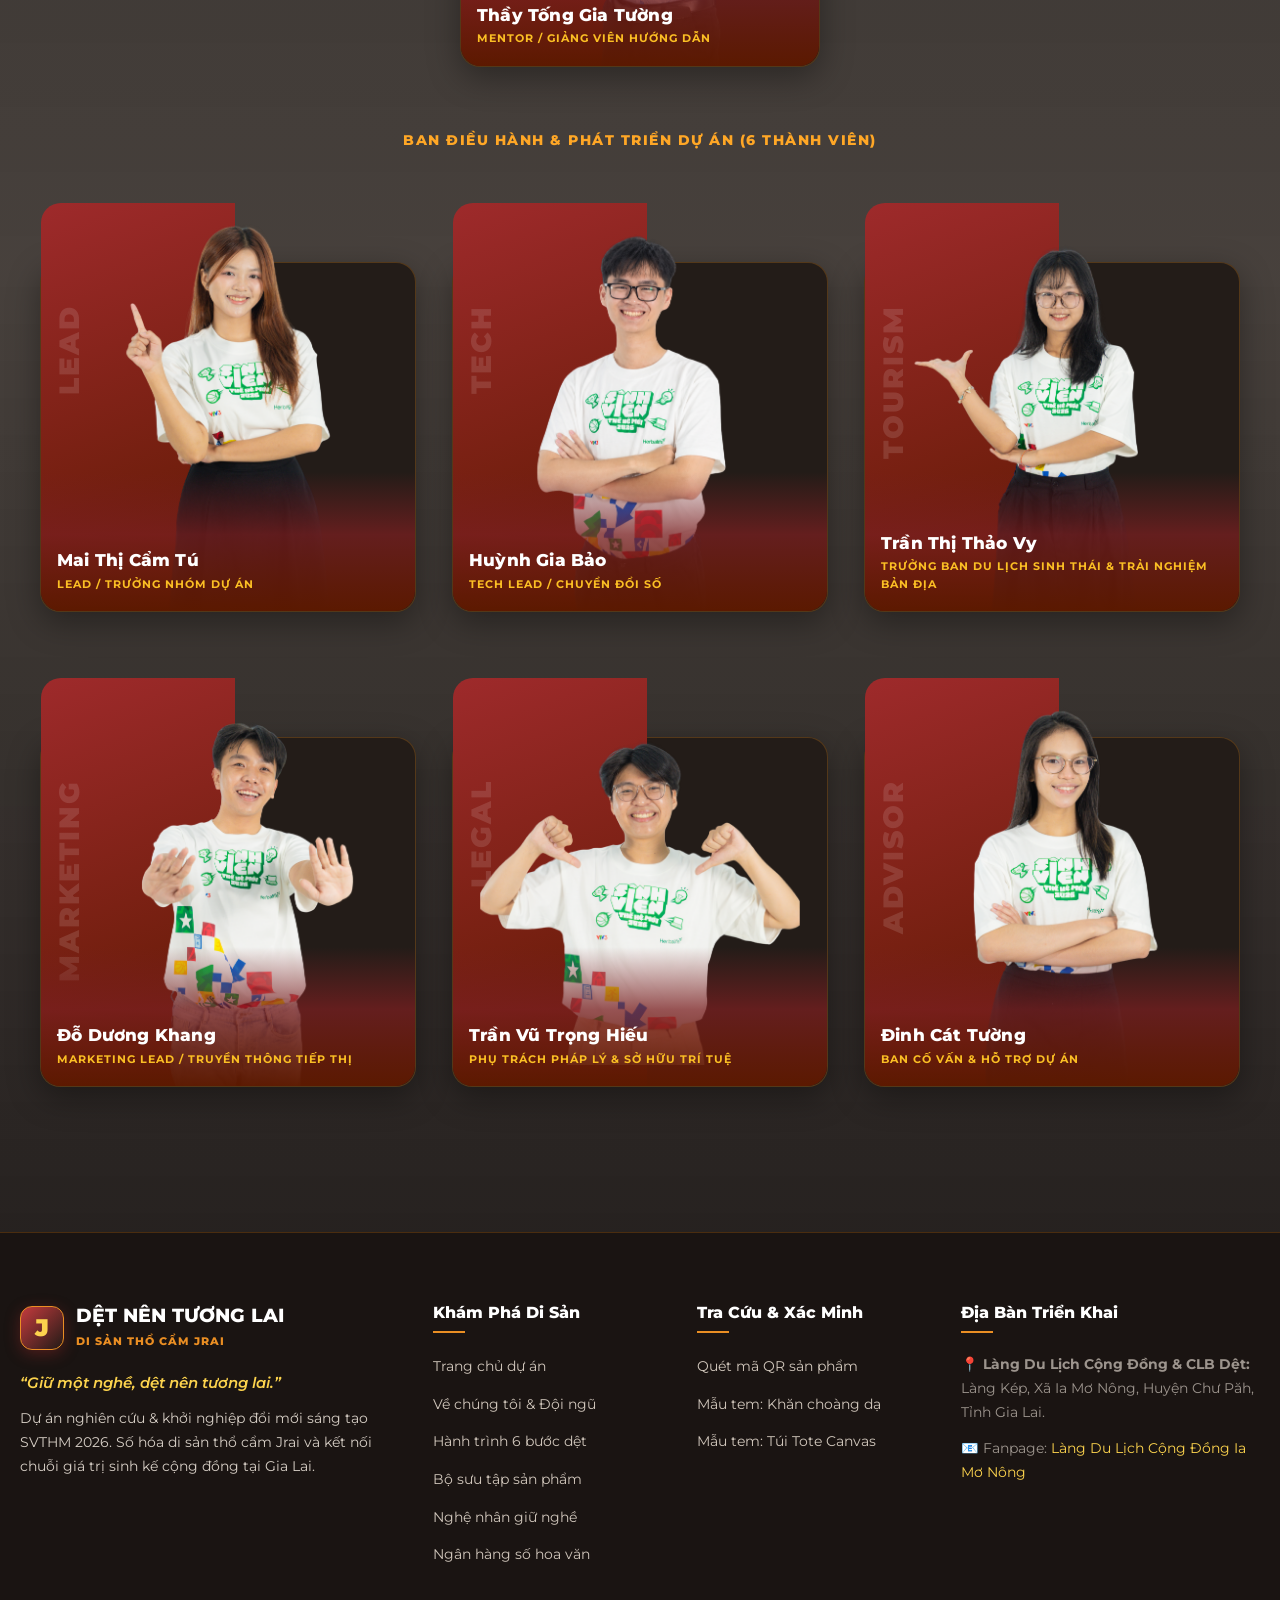
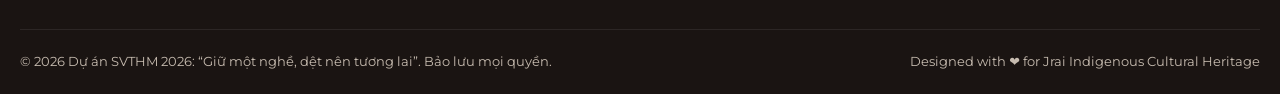
<file: about.html>
<!DOCTYPE html>
<html lang="vi">
<head>
  <meta charset="UTF-8">
  <meta name="viewport" content="width=device-width, initial-scale=1.0">
  <title>Về Chúng Tôi — Hành Trình Dệt & Đội Ngũ | SVTHM 2026</title>
  <meta name="description" content="Câu chuyện dự án Giữ một nghề dệt nên tương lai, hành trình dệt thổ cẩm 6 bước và đội ngũ sinh viên nghiên cứu khoa học khởi nghiệp SVTHM 2026.">
  <link rel="stylesheet" href="styles/main.css?v=20261022_3">
</head>
<body class="lang-vi">

  <!-- TOP NOTICE BAR -->
  <div class="top-notice-bar">
    <span class="lang-vi">✨ Đây là dự án được thực hiện bởi nhóm sinh viên Trường Đại học Kinh tế - Luật, ĐHQG-HCM • SVTHM 2026</span>
    <span class="lang-en">✨ Project developed by students of University of Economics and Law, VNU-HCM • SVTHM 2026</span>
  </div>

  <!-- MAIN HEADER -->
  <header class="main-header brocade-border-top">
    <div class="container header-container">
      <a href="index.html" class="logo">
        <div class="logo-badge">J</div>
        <div class="logo-text-wrap">
          <span class="logo-title">DỆT NÊN TƯƠNG LAI</span>
          <span class="logo-subtitle">DI SẢN THỔ CẨM JRAI • UEL - ĐHQG-HCM</span>
        </div>
      </a>

      <nav class="main-nav" id="main-nav">
        <ul class="nav-list">
          <li><a href="index.html" class="nav-link"><span class="lang-vi">Trang chủ</span><span class="lang-en">Home</span></a></li>
          <li><a href="about.html" class="nav-link active"><span class="lang-vi">Về chúng tôi</span><span class="lang-en">About Us</span></a></li>
          <li><a href="products.html" class="nav-link"><span class="lang-vi">Sản phẩm dệt</span><span class="lang-en">Brocade Products</span></a></li>
          <li><a href="artisans.html" class="nav-link"><span class="lang-vi">Nghệ nhân</span><span class="lang-en">Master Artisans</span></a></li>
          <li><a href="motifs.html" class="nav-link"><span class="lang-vi">Ngân hàng hoa văn</span><span class="lang-en">Cultural Bank</span></a></li>
          <li><a href="traceability.html" class="nav-link"><span class="lang-vi">Tra cứu QR</span><span class="lang-en">QR Traceability</span></a></li>
        </ul>
      </nav>

      <div class="header-actions">
        <button class="lang-switch-btn" id="lang-toggle-btn" title="Language Switcher">
          <span class="lang-vi">EN</span>
          <span class="lang-en">VI</span>
        </button>
        <button class="mobile-toggle" id="mobile-toggle" aria-label="Menu">
          <svg xmlns="http://www.w3.org/2000/svg" width="24" height="24" viewBox="0 0 24 24" fill="none" stroke="currentColor" stroke-width="2"><line x1="3" y1="12" x2="21" y2="12"></line><line x1="3" y1="6" x2="21" y2="6"></line><line x1="3" y1="18" x2="21" y2="18"></line></svg>
        </button>
      </div>
    </div>
  </header>

  <!-- HERO SECTION ABOUT -->
  <section class="section section-watermark-mist" style="padding: 75px 0; border-bottom: 2px solid var(--color-forest-gold);">
    <div class="container text-center">
      <span class="section-tag gold">
        <span class="lang-vi">Câu chuyện khởi nguồn</span>
        <span class="lang-en">Origin Story</span>
      </span>
      <h1 class="section-title" style="margin-bottom: 20px;">
        <span class="lang-vi">Từ Câu Hỏi Về Sinh Kế Đến Khát Vọng Giữ Lửa Nghề</span>
        <span class="lang-en">From Livelihood Questions to Keeping Ancient Flames Alive</span>
      </h1>
      <p class="section-desc" style="max-width: 820px; margin: 0 auto; font-size: 1.05rem;">
        <span class="lang-vi">“Nếu một nghề truyền thống có giá trị nhưng người làm nghề không thể sống được từ nghề, thì làm thế nào để nghề ấy tiếp tục tồn tại?” — Câu hỏi trăn trở ấy đã đưa nhóm chúng tôi đặt chân đến buôn làng Ia Mơ Nông.</span>
        <span class="lang-en">“If a heritage craft is precious but craftspeople cannot make a living from it, how can that craft survive?” — That haunting question drove our research team directly to Ia Mo Nong village.</span>
      </p>
    </div>
  </section>

  <!-- STORY SECTION -->
  <section class="section section-watermark-hearth">
    <div class="container">
      <div style="display: grid; grid-template-columns: repeat(auto-fit, minmax(320px, 1fr)); gap: 50px; align-items: center;">
        <div>
          <span class="section-tag">
            <span class="lang-vi">Hành trình thực địa Ia Mơ Nông</span>
            <span class="lang-en">Ia Mo Nong Fieldwork</span>
          </span>
          <h2 class="section-title">
            <span class="lang-vi">Không chỉ là bảo tồn, mà là làm cho giá trị của nghề được nhìn thấy</span>
            <span class="lang-en">Not Just Preserving, but Making Authentic Value Visible</span>
          </h2>
          <p style="color: var(--color-text-muted); line-height: 1.75; margin-bottom: 18px;">
            <span class="lang-vi">Từ vòng casting đến vòng đấu chính thức của cuộc thi SVTHM, dự án đã chuyển mình mạnh mẽ: từ một ý tưởng trên trang giấy thành một dự án có <strong>địa bàn thật, người làm nghề thật, sản phẩm thật</strong> và bước đầu được kiểm chứng trong thực tế.</span>
            <span class="lang-en">From the preliminary casting to the official round, our project transformed: from a theoretical proposal into an empirical initiative with real villages, real weavers, and real products validated in practice.</span>
          </p>
          <p style="color: var(--color-text-muted); line-height: 1.75; margin-bottom: 20px;">
            <span class="lang-vi">Tại xã Ia Mơ Nông, huyện Chư Păh, chúng tôi ngồi cùng những người phụ nữ Jrai bên hiên nhà sàn, lắng nghe tiếng lách cách của thoi đưa và nhận ra: công nghệ số không phải để thay thế đôi bàn tay nghệ nhân, mà là chiếc cầu nối để đưa câu chuyện, công sức và tri thức văn hóa phía sau từng nếp dệt đến với những khách hàng trân quý.</span>
            <span class="lang-en">Sitting beside Jrai craftswomen on stilt-house verandas, listening to the rhythmic tap of wooden shuttles, we realized: digital technology does not replace artisan hands; it serves as a bridge delivering stories, hours of labor, and wisdom to appreciative patrons.</span>
          </p>

          <div style="border-left: 4px solid var(--color-bazan-red); padding-left: 18px; margin-top: 15px;">
            <p style="font-size: 1.05rem; font-style: italic; font-weight: 700; color: #FFFFFF; margin: 0;">
              “Không thay đổi cái gốc của nghề, thay đổi cách giá trị của nghề được nhìn thấy.”
            </p>
          </div>
        </div>

        <div style="position: relative;">
          <div style="border-radius: var(--radius-xl); overflow: hidden; box-shadow: var(--shadow-card); border: 2.5px solid rgba(229, 138, 31, 0.35);">
            <img src="images/background/image6.jpg" alt="Sinh viên UEL và nghệ nhân gìn giữ nghề dệt tại Ia Mơ Nông" style="width: 100%; height: 100%; object-fit: cover;">
          </div>
          <div style="position: absolute; bottom: -20px; right: 15px; background: #FFFFFF; padding: 18px 22px; border-radius: var(--radius-md); box-shadow: 0 10px 30px rgba(60, 45, 30, 0.12); border: 1px solid var(--color-cotton-border); border-left: 4px solid var(--color-forest-gold); max-width: 280px;">
            <div style="font-size: 0.75rem; font-weight: 800; text-transform: uppercase; color: var(--color-forest-gold); margin-bottom: 2px;">ĐỊA BÀN THÍ ĐIỂM</div>
            <div style="font-size: 0.95rem; font-weight: 800; color: #1F1D1B;">CLB Dệt Thổ Cẩm Ia Mơ Nông, Huyện Chư Păh, Tỉnh Gia Lai</div>
          </div>
        </div>
      </div>
    </div>
  </section>

  <!-- SECTION: HÀNH TRÌNH DỆT 6 BƯỚC -->
  <section class="section journey-section-bg" id="journey">
    <div class="container">
      <div class="text-center" style="max-width: 720px; margin: 0 auto 35px;">
        <span class="section-tag" style="color: var(--color-forest-gold) !important; background-color: rgba(229, 138, 31, 0.15) !important; border-color: rgba(229, 138, 31, 0.35) !important;">
          <span class="lang-vi">Quy trình thủ công truyền thống</span>
          <span class="lang-en">Artisanal Process</span>
        </span>
        <h2 class="section-title" style="color: #FFFFFF !important; text-shadow: 0 2px 14px rgba(0, 0, 0, 0.8);">
          <span class="lang-vi">Hành Trình Dệt Nên Một Tác Phẩm Thổ Cẩm</span>
          <span class="lang-en">The 6-Step Traditional Weaving Journey</span>
        </h2>
        <p class="section-desc" style="color: #E2D9D0 !important; opacity: 0.95;">
          <span class="lang-vi">Mỗi tấm thổ cẩm Jrai là kết tinh của hàng chục giờ đếm từng sợi chỉ trên khung cửi hông, trải qua 6 công đoạn khắt khe từ cây bông rừng đến mác định danh số QR.</span>
          <span class="lang-en">Every authentic Jrai textile is born through dozens of hours counting individual warp threads across 6 meticulous stages.</span>
        </p>
      </div>

      <!-- KHUNG HÀNH TRÌNH ĐƯỜNG CONG TÂY NGUYÊN (WINDING S-CURVE JOURNEY) -->
      <div class="journey-winding-wrapper">
        <!-- Đường cong SVG nối các mốc -->
        <svg class="journey-winding-svg" viewBox="0 0 1000 1750" preserveAspectRatio="none" xmlns="http://www.w3.org/2000/svg">
          <defs>
            <linearGradient id="trailGradient" x1="0%" y1="0%" x2="0%" y2="100%">
              <stop offset="0%" stop-color="#9E2A2B"/>
              <stop offset="50%" stop-color="#D97706"/>
              <stop offset="100%" stop-color="#9E2A2B"/>
            </linearGradient>
          </defs>
          <path d="M 500,70 
                   C 420,170 580,260 500,360 
                   C 420,460 580,550 500,650 
                   C 420,750 580,840 500,940 
                   C 420,1040 580,1130 500,1230 
                   C 420,1330 580,1430 500,1530
                   L 500,1650" 
                fill="none" 
                stroke="url(#trailGradient)" 
                stroke-width="4" 
                stroke-dasharray="10 8" 
                stroke-linecap="round"/>
        </svg>

        <!-- CHẶNG 01 (BÊN TRÁI) -->
        <div class="journey-trail-step step-left">
          <div class="journey-trail-content">
            <div class="journey-trail-thumb">
              <img src="images/weaving/step-1.jpg" alt="Thu hái bông Kơpăh tự nhiên">
              <span class="journey-milestone-tag">CHẶNG 01 • BÌA RỪNG CHƯ PĂH</span>
            </div>
            <div class="journey-trail-body">
              <div class="journey-watermark-num">01</div>
              <div class="journey-trail-num">BƯỚC 01 / NGUYÊN LIỆU MỘC</div>
              <h3 class="journey-trail-title">Thu Hái Bông Kơpăh Tự Nhiên</h3>
              <div class="journey-trail-subtitle">Mùa khô Tây Nguyên • Thu hái hoàn toàn thủ công</div>
              <div class="journey-specs-pills">
                <span class="journey-spec-pill">⏱️ Tháng 11 - 12 (Mùa khô)</span>
                <span class="journey-spec-pill">📍 Rừng Kơpăh Ia Mơ Nông</span>
                <span class="journey-spec-pill">🌿 100% Bông tự nhiên</span>
              </div>
              <p class="journey-trail-text">
                Vào khoảng tháng 11 - 12 hàng năm, phụ nữ Jrai lên nương rẫy và bìa rừng Chư Păh thu hái những quả bông tự nhiên vừa bung nở trắng muốt, giữ trọn vẹn độ tơi xốp và tinh khiết của đất trời đại ngàn.
              </p>
              <a href="#journey" class="journey-trail-link">Xem chi tiết công đoạn ➔</a>
            </div>
          </div>
          <div class="journey-trail-center">
            <div class="journey-pin-node">01</div>
          </div>
          <div class="journey-trail-spacer"></div>
        </div>

        <!-- CHẶNG 02 (BÊN PHẢI) -->
        <div class="journey-trail-step step-right">
          <div class="journey-trail-content">
            <div class="journey-trail-thumb">
              <img src="images/weaving/step-2.jpg" alt="Cán bông và kéo sợi">
              <span class="journey-milestone-tag">CHẶNG 02 • BÊN HIÊN NHÀ SÀN</span>
            </div>
            <div class="journey-trail-body">
              <div class="journey-watermark-num">02</div>
              <div class="journey-trail-num">BƯỚC 02 / BẬT BÔNG & KÉO SỢI</div>
              <h3 class="journey-trail-title">Cán Bông & Kéo Sợi Mộc</h3>
              <div class="journey-trail-subtitle">Tách hạt gỗ truyền thống • Se sợi con sâu đều đặn</div>
              <div class="journey-specs-pills">
                <span class="journey-spec-pill">⏱️ 2 - 3 ngày thao tác</span>
                <span class="journey-spec-pill">📍 Hiên nhà sàn truyền thống</span>
                <span class="journey-spec-pill">🪵 Trục cán gỗ & Xa quay tay</span>
              </div>
              <p class="journey-trail-text">
                Tách sạch hạt bằng trục cán gỗ mộc mạc, vò bông thành từng búp mịn rồi dùng ống quay xa bằng tay để kéo thành những cuộn sợi chỉ dai chắc, bền bỉ và đều đặn theo từng vòng quay nhịp nhàng.
              </p>
              <a href="#journey" class="journey-trail-link">Xem chi tiết công đoạn ➔</a>
            </div>
          </div>
          <div class="journey-trail-center">
            <div class="journey-pin-node">02</div>
          </div>
          <div class="journey-trail-spacer"></div>
        </div>

        <!-- CHẶNG 03 (BÊN TRÁI) -->
        <div class="journey-trail-step step-left">
          <div class="journey-trail-content">
            <div class="journey-trail-thumb">
              <img src="images/weaving/step-5.jpg" alt="Nhuộm thảo mộc rừng Chư Păh">
              <span class="journey-milestone-tag">CHẶNG 03 • NỒI NHUỘM BẢN ĐỊA</span>
            </div>
            <div class="journey-trail-body">
              <div class="journey-watermark-num">03</div>
              <div class="journey-trail-num">BƯỚC 03 / SẮC MÀU THẢO MỘC</div>
              <h3 class="journey-trail-title">Nhuộm Thảo Mộc Rừng Tự Nhiên</h3>
              <div class="journey-trail-subtitle">Lá chàm mun, vỏ cây Klét, rễ Knung • 0% hóa chất</div>
              <div class="journey-specs-pills">
                <span class="journey-spec-pill">⏱️ 5 - 7 ngày ngâm ủ</span>
                <span class="journey-spec-pill">📍 Làng Kép, Chư Păh</span>
                <span class="journey-spec-pill">🍃 Chàm mun, Klét, Knung</span>
              </div>
              <p class="journey-trail-text">
                Nấu nước lá chàm mun (T'râm) tạo sắc đen huyền bí, vỏ cây Klét đun sôi cho màu đỏ đất bazan, rễ cây Knung cho sắc vàng tươi ấm áp. Từng cuộn sợi được ngâm ủ kỹ lưỡng nhiều ngày đêm dưới nắng gió.
              </p>
              <a href="#journey" class="journey-trail-link">Xem chi tiết công đoạn ➔</a>
            </div>
          </div>
          <div class="journey-trail-center">
            <div class="journey-pin-node">03</div>
          </div>
          <div class="journey-trail-spacer"></div>
        </div>

        <!-- CHẶNG 04 (BÊN PHẢI) -->
        <div class="journey-trail-step step-right">
          <div class="journey-trail-content">
            <div class="journey-trail-thumb">
              <img src="images/weaving/step-7.jpg" alt="Mắc khung cửi hông">
              <span class="journey-milestone-tag">CHẶNG 04 • CỬI HÔNG TRUYỀN THỐNG</span>
            </div>
            <div class="journey-trail-body">
              <div class="journey-watermark-num">04</div>
              <div class="journey-trail-num">BƯỚC 04 / KHUNG CỬI DỆT HÔNG</div>
              <h3 class="journey-trail-title">Mắc Khung Cửi Hông (Backstrap Loom)</h3>
              <div class="journey-trail-subtitle">Cố định đai lưng • Tạo lực căng bằng chính cơ thể</div>
              <div class="journey-specs-pills">
                <span class="journey-spec-pill">⏱️ 1 ngày mắc cửi</span>
                <span class="journey-spec-pill">📍 Đai lưng nghệ nhân</span>
                <span class="journey-spec-pill">🧵 Căng sợi tự nhiên</span>
              </div>
              <p class="journey-trail-text">
                Khác biệt hoàn toàn với cửi đứng công nghiệp, khung cửi hông Jrai được cố định bằng đai da áp sát lưng nghệ nhân. Độ ngả người và lực đẩy đôi chân tạo nên độ căng tự nhiên hoàn hảo cho từng sợi dọc.
              </p>
              <a href="#journey" class="journey-trail-link">Xem chi tiết công đoạn ➔</a>
            </div>
          </div>
          <div class="journey-trail-center">
            <div class="journey-pin-node">04</div>
          </div>
          <div class="journey-trail-spacer"></div>
        </div>

        <!-- CHẶNG 05 (BÊN TRÁI) -->
        <div class="journey-trail-step step-left">
          <div class="journey-trail-content">
            <div class="journey-trail-thumb">
              <img src="images/weaving/step-9.jpg" alt="Dệt hoa văn độc bản theo ký ức">
              <span class="journey-milestone-tag">CHẶNG 05 • TRUYỀN KHẨU KÝ ỨC</span>
            </div>
            <div class="journey-trail-body">
              <div class="journey-watermark-num">05</div>
              <div class="journey-trail-num">BƯỚC 05 / TẠO TÁC HOA VĂN</div>
              <h3 class="journey-trail-title">Dệt Hoa Văn Độc Bản Theo Ký Ức</h3>
              <div class="journey-trail-subtitle">Đếm từng sợi chỉ • Không bản vẽ in sẵn</div>
              <div class="journey-specs-pills">
                <span class="journey-spec-pill">⏱️ 10 - 20 ngày dệt tay</span>
                <span class="journey-spec-pill">📍 Làng Phung & Làng Kép</span>
                <span class="journey-spec-pill">✨ Ký ức mẫu hệ</span>
              </div>
              <p class="journey-trail-text">
                Không cần sơ đồ trên giấy, nghệ nhân nhặt đếm từng sợi chỉ theo bài ca truyền khẩu của mẫu hệ. Hoa văn cánh bướm Kơkơh, sóng âm Chiêng cồng, Răng cưa bảo vệ hiện lên sắc sảo, sống động.
              </p>
              <a href="#journey" class="journey-trail-link">Xem chi tiết công đoạn ➔</a>
            </div>
          </div>
          <div class="journey-trail-center">
            <div class="journey-pin-node">05</div>
          </div>
          <div class="journey-trail-spacer"></div>
        </div>

        <!-- CHẶNG 06 (BÊN PHẢI) -->
        <div class="journey-trail-step step-right">
          <div class="journey-trail-content">
            <div class="journey-trail-thumb">
              <img src="images/background/image5.jpg" alt="Hoàn thiện tác phẩm và cấp tem QR định danh">
              <span class="journey-milestone-tag">CHẶNG 06 • MINH BẠCH SỐ HÓA</span>
            </div>
            <div class="journey-trail-body">
              <div class="journey-watermark-num">06</div>
              <div class="journey-trail-num">BƯỚC 06 / ĐỊNH DANH SỐ SVTHM 2026</div>
              <h3 class="journey-trail-title">Cấp Tem Mã QR Định Danh Di Sản</h3>
              <div class="journey-trail-subtitle">Minh bạch nghệ nhân • Số giờ dệt • Ý nghĩa hoa văn</div>
              <div class="journey-specs-pills">
                <span class="journey-spec-pill">⏱️ Định danh số độc bản</span>
                <span class="journey-spec-pill">📍 CLB Dệt Ia Mơ Nông</span>
                <span class="journey-spec-pill">📱 Quét QR xem nghệ nhân</span>
              </div>
              <p class="journey-trail-text">
                Tác phẩm dệt xong được kiểm định khắt khe và cấp một tem mác QR độc bản. Người mua dùng camera điện thoại quét mã là thấy ngay chân dung nghệ nhân, làng nghề Ia Mơ Nông và công sức dệt nên sản phẩm.
              </p>
              <a href="#journey" class="journey-trail-link">Xem chi tiết công đoạn ➔</a>
            </div>
          </div>
          <div class="journey-trail-center">
            <div class="journey-pin-node">06</div>
          </div>
          <div class="journey-trail-spacer"></div>
        </div>
      </div>
    </div>
  </section>

  <!-- ==========================================================================
       SECTION: ĐỘI NGŨ SÁNG LẬP & CỐ VẤN - FORMAT CHUẨN TỨ QUÝ GARDEN (TONE NÓNG)
       ========================================================================== -->
  <section class="team-section-container">
    <div class="container text-center">
      <span class="section-tag" style="color: var(--color-forest-gold); background-color: rgba(229, 138, 31, 0.15); border-color: rgba(229, 138, 31, 0.35);">
        <span class="lang-vi">CỐ VẤN KHOA HỌC & ĐỘI NGŨ DỰ ÁN</span>
        <span class="lang-en">OUR MENTOR & RESEARCH FOUNDERS</span>
      </span>
      <h2 class="section-title" style="margin-bottom: 20px;">
        <span class="lang-vi">The People Behind The Weave</span>
        <span class="lang-en">The People Behind The Weave</span>
      </h2>
      <p class="section-desc" style="margin-bottom: 30px;">
        Những người gieo khát vọng số hóa và kết nối sinh kế bền vững cho buôn làng Jrai tại cuộc thi SVTHM 2026.
      </p>

      <!-- KHỐI MENTOR / GIẢNG VIÊN HƯỚNG DẪN RIÊNG NỔI BẬT PHÍA TRÊN -->
      <div style="margin-bottom: 10px;">
        <span style="font-size: 0.85rem; font-weight: 800; color: var(--color-forest-gold); text-transform: uppercase; letter-spacing: 1.5px;">
          ★ GIẢNG VIÊN HƯỚNG DẪN KHOA HỌC (MENTOR) ★
        </span>
      </div>
      <div class="mentor-spotlight-wrap">
        <div class="team-card mentor-spotlight-card">
          <div class="team-bg-shape"></div>
          <div class="team-bg-text">MENTOR</div>
          <div class="team-portrait-wrapper">
            <img src="images/team/TongGiaTuong_user.png" alt="Thầy Tống Gia Tường">
          </div>
          <div class="team-info-overlay">
            <h4 class="team-name">Thầy Tống Gia Tường</h4>
            <p class="team-role">Mentor / Giảng Viên Hướng Dẫn</p>
          </div>
        </div>
      </div>

      <!-- TIÊU ĐỀ KHỐI SINH VIÊN SÁNG LẬP -->
      <div style="margin-top: 60px; margin-bottom: 10px;">
        <span style="font-size: 0.85rem; font-weight: 800; color: #FFA726; text-transform: uppercase; letter-spacing: 1.5px;">
          BAN ĐIỀU HÀNH & PHÁT TRIỂN DỰ ÁN (6 THÀNH VIÊN)
        </span>
      </div>

      <!-- LƯỚI 6 THÀNH VIÊN SINH VIÊN: 2 HÀNG X 3 CỘT (3, 3) -->
      <div class="team-grid">
        <!-- 1. Mai Thị Cẩm Tú - Lead -->
        <div class="team-card">
          <div class="team-bg-shape"></div>
          <div class="team-bg-text">LEAD</div>
          <div class="team-portrait-wrapper">
            <img src="images/team/MaiThiCamTu_user.png" alt="Mai Thị Cẩm Tú">
          </div>
          <div class="team-info-overlay">
            <h4 class="team-name">Mai Thị Cẩm Tú</h4>
            <p class="team-role">Lead / Trưởng Nhóm Dự Án</p>
          </div>
        </div>

        <!-- 2. Huỳnh Gia Bảo - Tech Lead -->
        <div class="team-card">
          <div class="team-bg-shape"></div>
          <div class="team-bg-text">TECH</div>
          <div class="team-portrait-wrapper">
            <img src="images/team/HuynhGiaBao_user.png" alt="Huỳnh Gia Bảo">
          </div>
          <div class="team-info-overlay">
            <h4 class="team-name">Huỳnh Gia Bảo</h4>
            <p class="team-role">Tech Lead / Chuyển Đổi Số</p>
          </div>
        </div>

        <!-- 3. Trần Thị Thảo Vy - Du Lịch -->
        <div class="team-card">
          <div class="team-bg-shape"></div>
          <div class="team-bg-text">TOURISM</div>
          <div class="team-portrait-wrapper">
            <img src="images/team/TranThiThaoVy_user.png" alt="Trần Thị Thảo Vy">
          </div>
          <div class="team-info-overlay">
            <h4 class="team-name">Trần Thị Thảo Vy</h4>
            <p class="team-role">Trưởng Ban Du Lịch Sinh Thái & Trải Nghiệm Bản Địa</p>
          </div>
        </div>

        <!-- 4. Đỗ Dương Khang - Marketing -->
        <div class="team-card">
          <div class="team-bg-shape"></div>
          <div class="team-bg-text">MARKETING</div>
          <div class="team-portrait-wrapper">
            <img src="images/team/DoDuongKhang_user.png" alt="Đỗ Dương Khang">
          </div>
          <div class="team-info-overlay">
            <h4 class="team-name">Đỗ Dương Khang</h4>
            <p class="team-role">Marketing Lead / Truyền Thông Tiếp Thị</p>
          </div>
        </div>

        <!-- 5. Trần Vũ Trọng Hiếu - Luật -->
        <div class="team-card">
          <div class="team-bg-shape"></div>
          <div class="team-bg-text">LEGAL</div>
          <div class="team-portrait-wrapper">
            <img src="images/team/TranVuTrongHieu_user.png" alt="Trần Vũ Trọng Hiếu" class="team-img-hieu">
          </div>
          <div class="team-info-overlay">
            <h4 class="team-name">Trần Vũ Trọng Hiếu</h4>
            <p class="team-role">Phụ Trách Pháp Lý & Sở Hữu Trí Tuệ</p>
          </div>
        </div>

        <!-- 6. Đinh Cát Tường - Cố Vấn Hỗ Trợ -->
        <div class="team-card">
          <div class="team-bg-shape"></div>
          <div class="team-bg-text">ADVISOR</div>
          <div class="team-portrait-wrapper">
            <img src="images/team/DinhCatTuong_user.png" alt="Đinh Cát Tường">
          </div>
          <div class="team-info-overlay">
            <h4 class="team-name">Đinh Cát Tường</h4>
            <p class="team-role">Ban Cố Vấn & Hỗ Trợ Dự Án</p>
          </div>
        </div>
      </div>
    </div>
  </section>

  <!-- MAIN FOOTER -->
  <footer class="main-footer">
    <div class="container footer-top">
      <div>
        <div class="footer-logo-wrap">
          <div class="logo-badge">J</div>
          <div>
            <h3 style="font-size: 1.2rem; font-weight: 800; color: #fff;">DỆT NÊN TƯƠNG LAI</h3>
            <span style="font-size: 0.7rem; color: var(--color-forest-gold); font-weight: 800; letter-spacing: 1px;">DI SẢN THỔ CẨM JRAI</span>
          </div>
        </div>
        <p class="footer-tagline">“Giữ một nghề, dệt nên tương lai.”</p>
        <p class="footer-desc">
          Dự án nghiên cứu & khởi nghiệp đổi mới sáng tạo SVTHM 2026. Số hóa di sản thổ cẩm Jrai và kết nối chuỗi giá trị sinh kế cộng đồng tại Gia Lai.
        </p>
      </div>

      <div>
        <h4 class="footer-col-title">Khám Phá Di Sản</h4>
        <ul class="footer-links">
          <li><a href="index.html">Trang chủ dự án</a></li>
          <li><a href="about.html">Về chúng tôi & Đội ngũ</a></li>
          <li><a href="about.html#journey">Hành trình 6 bước dệt</a></li>
          <li><a href="products.html">Bộ sưu tập sản phẩm</a></li>
          <li><a href="artisans.html">Nghệ nhân giữ nghề</a></li>
          <li><a href="motifs.html">Ngân hàng số hoa văn</a></li>
        </ul>
      </div>

      <div>
        <h4 class="footer-col-title">Tra Cứu & Xác Minh</h4>
        <ul class="footer-links">
          <li><a href="traceability.html">Quét mã QR sản phẩm</a></li>
          <li><a href="traceability.html?code=JRAI-IMN-001">Mẫu tem: Khăn choàng dạ</a></li>
          <li><a href="traceability.html?code=JRAI-IMN-002">Mẫu tem: Túi Tote Canvas</a></li>
        </ul>
      </div>

      <div>
        <h4 class="footer-col-title">Địa Bàn Triển Khai</h4>
        <p style="font-size: 0.88rem; color: #9C948D; line-height: 1.7; margin-bottom: 12px;">
          📍 <strong>Làng Du Lịch Cộng Đồng & CLB Dệt:</strong><br>
          Làng Kép, Xã Ia Mơ Nông, Huyện Chư Păh, Tỉnh Gia Lai.
        </p>
        <p style="font-size: 0.88rem; color: #9C948D; line-height: 1.7;">
          📧 Fanpage: <a href="https://www.facebook.com/profile.php?id=100090304682611" target="_blank" style="color: var(--color-amber-glow);">Làng Du Lịch Cộng Đồng Ia Mơ Nông</a>
        </p>
      </div>
    </div>

    <div class="container footer-bottom">
      <div>© 2026 Dự án SVTHM 2026: “Giữ một nghề, dệt nên tương lai”. Bảo lưu mọi quyền.</div>
      <div>Designed with ❤️ for Jrai Indigenous Cultural Heritage</div>
    </div>
  </footer>

  <!-- SCRIPTS -->
  <script src="js/products-data.js"></script>
  <script src="js/artisans-data.js"></script>
  <script src="js/motifs-data.js"></script>
  <script src="js/main.js"></script>
</body>
</html>
</file>
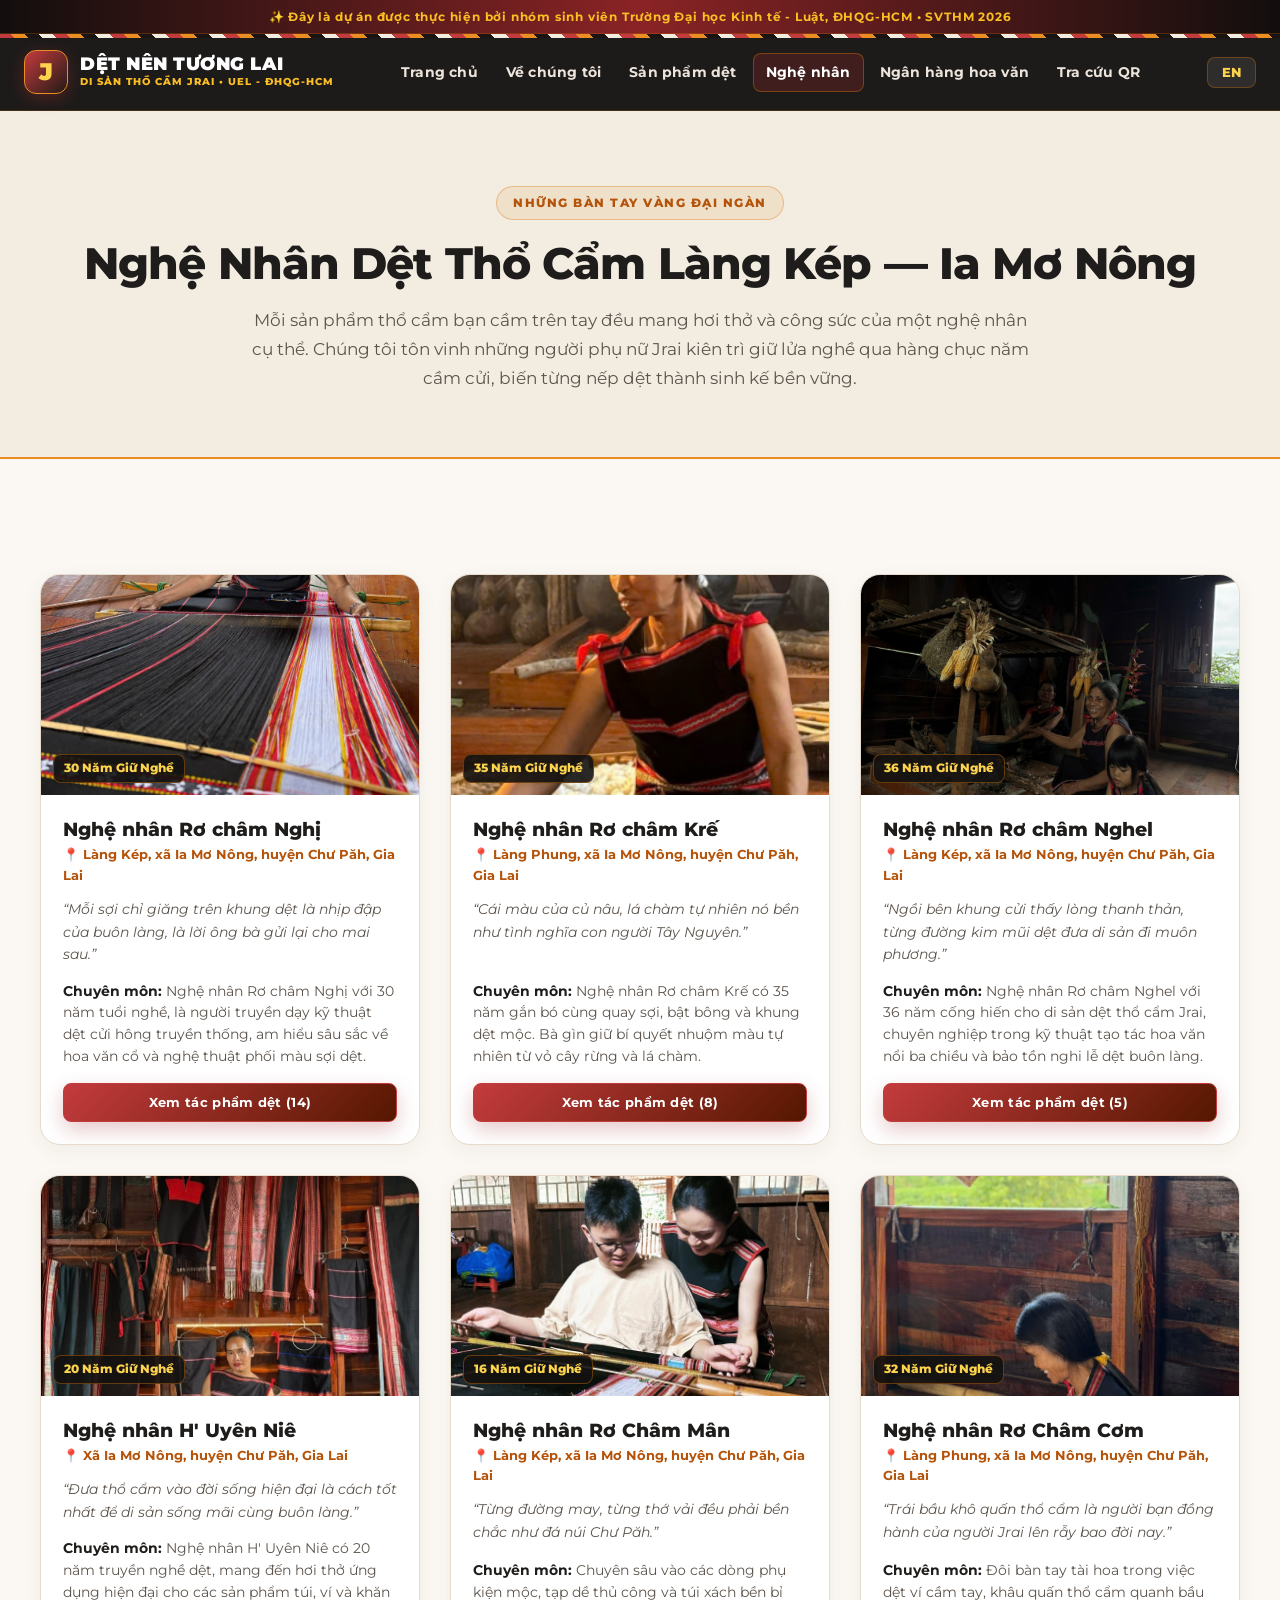
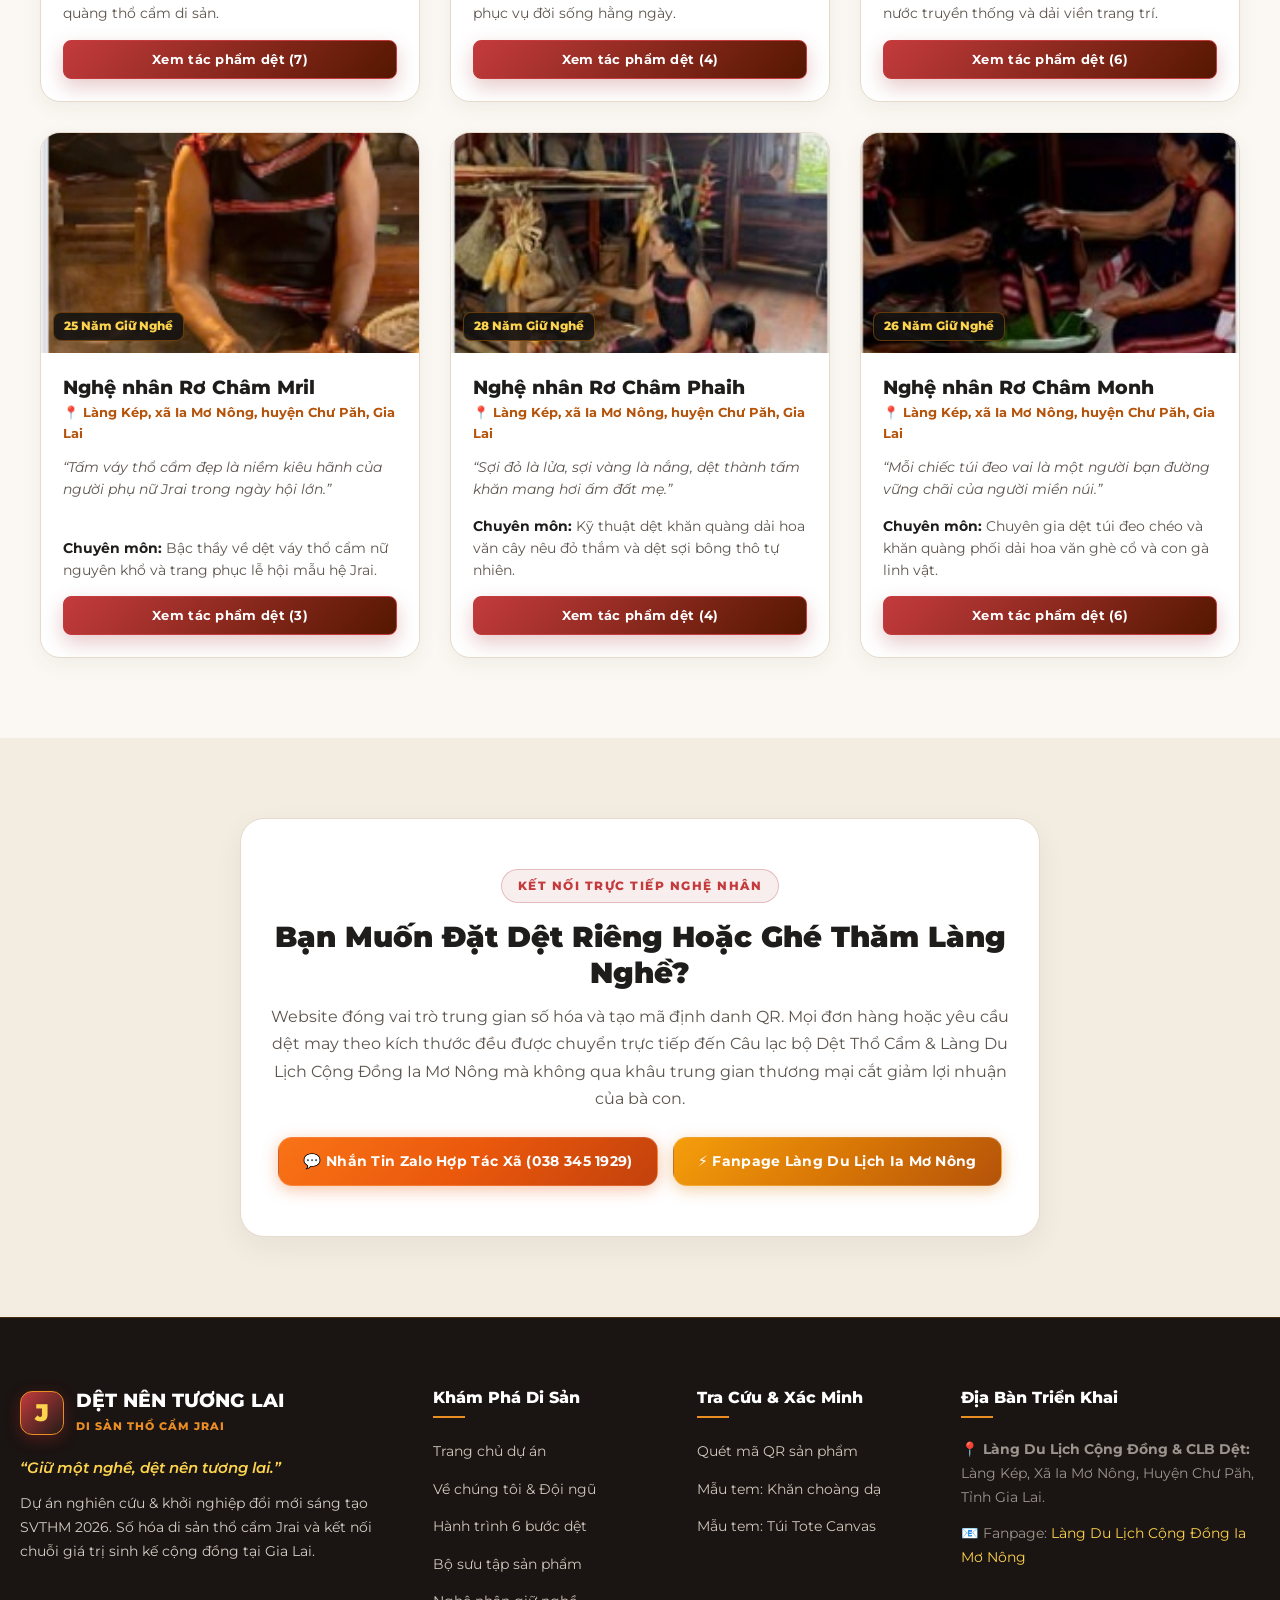
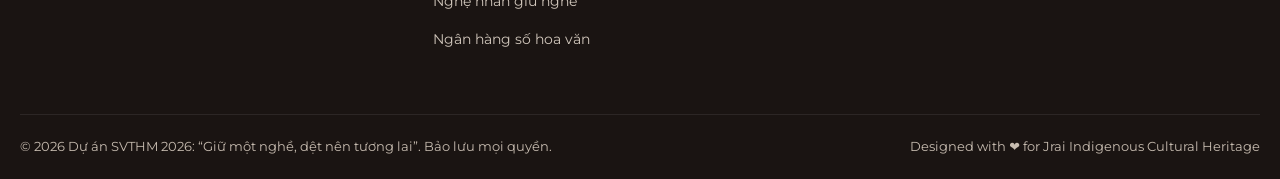
<file: artisans.html>
<!DOCTYPE html>
<html lang="vi">
<head>
  <meta charset="UTF-8">
  <meta name="viewport" content="width=device-width, initial-scale=1.0">
  <title>Nghệ Nhân Giữ Nghề — Dệt Nên Tương Lai | SVTHM 2026</title>
  <meta name="description" content="Tôn vinh những nghệ nhân dệt thổ cẩm Jrai kỳ cựu tại Làng Kép, Xã Ia Mơ Nông, Huyện Chư Păh, Gia Lai. Những bàn tay vàng dệt nên tương lai buôn làng.">
  <link rel="stylesheet" href="styles/main.css">
</head>
<body class="lang-vi">

  <!-- TOP NOTICE BAR -->
  <div class="top-notice-bar">
    <span class="lang-vi">✨ Đây là dự án được thực hiện bởi nhóm sinh viên Trường Đại học Kinh tế - Luật, ĐHQG-HCM • SVTHM 2026</span>
    <span class="lang-en">✨ Project developed by students of University of Economics and Law, VNU-HCM • SVTHM 2026</span>
  </div>

  <!-- MAIN HEADER -->
  <header class="main-header brocade-border-top">
    <div class="container header-container">
      <a href="index.html" class="logo">
        <div class="logo-badge">J</div>
        <div class="logo-text-wrap">
          <span class="logo-title">DỆT NÊN TƯƠNG LAI</span>
          <span class="logo-subtitle">DI SẢN THỔ CẨM JRAI • UEL - ĐHQG-HCM</span>
        </div>
      </a>

      <nav class="main-nav" id="main-nav">
        <ul class="nav-list">
          <li><a href="index.html" class="nav-link"><span class="lang-vi">Trang chủ</span><span class="lang-en">Home</span></a></li>
          <li><a href="about.html" class="nav-link"><span class="lang-vi">Về chúng tôi</span><span class="lang-en">About Us</span></a></li>
          <li><a href="products.html" class="nav-link"><span class="lang-vi">Sản phẩm dệt</span><span class="lang-en">Brocade Products</span></a></li>
          <li><a href="artisans.html" class="nav-link active"><span class="lang-vi">Nghệ nhân</span><span class="lang-en">Master Artisans</span></a></li>
          <li><a href="motifs.html" class="nav-link"><span class="lang-vi">Ngân hàng hoa văn</span><span class="lang-en">Cultural Bank</span></a></li>
          <li><a href="traceability.html" class="nav-link"><span class="lang-vi">Tra cứu QR</span><span class="lang-en">QR Traceability</span></a></li>
        </ul>
      </nav>

      <div class="header-actions">
        <button class="lang-switch-btn" id="lang-toggle-btn" title="Language Switcher">
          <span class="lang-vi">EN</span>
          <span class="lang-en">VI</span>
        </button>
        <button class="mobile-toggle" id="mobile-toggle" aria-label="Menu">
          <svg xmlns="http://www.w3.org/2000/svg" width="24" height="24" viewBox="0 0 24 24" fill="none" stroke="currentColor" stroke-width="2"><line x1="3" y1="12" x2="21" y2="12"></line><line x1="3" y1="6" x2="21" y2="6"></line><line x1="3" y1="18" x2="21" y2="18"></line></svg>
        </button>
      </div>
    </div>
  </header>

  <!-- ARTISANS HERO -->
  <section class="section section-watermark-artisans" style="padding: 75px 0 65px; border-bottom: 2px solid var(--color-forest-gold);">
    <div class="container text-center">
      <span class="section-tag gold">
        <span class="lang-vi">Những Bàn Tay Vàng Đại Ngàn</span>
        <span class="lang-en">Master Keepers of the Loom</span>
      </span>
      <h1 class="section-title" style="margin-bottom: 15px;">
        <span class="lang-vi">Nghệ Nhân Dệt Thổ Cẩm Làng Kép — Ia Mơ Nông</span>
        <span class="lang-en">Master Indigenous Artisans of Ia Mo Nong Village</span>
      </h1>
      <p class="section-desc" style="max-width: 780px; margin: 0 auto;">
        <span class="lang-vi">Mỗi sản phẩm thổ cẩm bạn cầm trên tay đều mang hơi thở và công sức của một nghệ nhân cụ thể. Chúng tôi tôn vinh những người phụ nữ Jrai kiên trì giữ lửa nghề qua hàng chục năm cầm cửi, biến từng nếp dệt thành sinh kế bền vững.</span>
        <span class="lang-en">Every textile piece connects directly to a named master artisan. We celebrate Jrai craftswomen keeping the ancestral craft alive across decades of devotion.</span>
      </p>
    </div>
  </section>

  <!-- ARTISANS GRID -->
  <section class="section section-watermark-stilt">
    <div class="container">
      <div class="products-grid" id="all-artisans-grid">
        <!-- Render tự động bởi js/main.js -->
      </div>
    </div>
  </section>

  <!-- LIÊN HỆ ĐẶT HÀNG TRỰC TIẾP QUA CLB -->
  <section class="section section-watermark-gathering">
    <div class="container text-center">
      <div style="background: #FFFFFF; border-radius: var(--radius-xl); padding: 50px 30px; border: 1px solid var(--color-cotton-border); max-width: 800px; margin: 0 auto; box-shadow: 0 10px 30px rgba(60, 45, 30, 0.06);">
        <span class="section-tag">
          <span class="lang-vi">Kết nối trực tiếp nghệ nhân</span>
          <span class="lang-en">Direct Community Connection</span>
        </span>
        <h2 style="font-size: 1.8rem; font-weight: 900; margin-bottom: 12px; color: #1F1D1B;">
          Bạn Muốn Đặt Dệt Riêng Hoặc Ghé Thăm Làng Nghề?
        </h2>
        <p style="color: #5D554D; line-height: 1.7; margin-bottom: 25px;">
          Website đóng vai trò trung gian số hóa và tạo mã định danh QR. Mọi đơn hàng hoặc yêu cầu dệt may theo kích thước đều được chuyển trực tiếp đến Câu lạc bộ Dệt Thổ Cẩm & Làng Du Lịch Cộng Đồng Ia Mơ Nông mà không qua khâu trung gian thương mại cắt giảm lợi nhuận của bà con.
        </p>
        <div style="display: flex; justify-content: center; gap: 15px; flex-wrap: wrap;">
          <a href="https://zalo.me/0383451929" target="_blank" class="btn btn-zalo">
            💬 Nhắn Tin Zalo Hợp Tác Xã (038 345 1929)
          </a>
          <a href="https://m.me/100090304682611" target="_blank" class="btn btn-messenger">
            ⚡ Fanpage Làng Du Lịch Ia Mơ Nông
          </a>
        </div>
      </div>
    </div>
  </section>

  <!-- MAIN FOOTER -->
  <footer class="main-footer">
    <div class="container footer-top">
      <div>
        <div class="footer-logo-wrap">
          <div class="logo-badge">J</div>
          <div>
            <h3 style="font-size: 1.2rem; font-weight: 800; color: #fff;">DỆT NÊN TƯƠNG LAI</h3>
            <span style="font-size: 0.7rem; color: var(--color-forest-gold); font-weight: 800; letter-spacing: 1px;">DI SẢN THỔ CẨM JRAI</span>
          </div>
        </div>
        <p class="footer-tagline">“Giữ một nghề, dệt nên tương lai.”</p>
        <p class="footer-desc">
          Dự án nghiên cứu & khởi nghiệp đổi mới sáng tạo SVTHM 2026. Số hóa di sản thổ cẩm Jrai và kết nối chuỗi giá trị sinh kế cộng đồng tại Gia Lai.
        </p>
      </div>

      <div>
        <h4 class="footer-col-title">Khám Phá Di Sản</h4>
        <ul class="footer-links">
          <li><a href="index.html">Trang chủ dự án</a></li>
          <li><a href="about.html">Về chúng tôi & Đội ngũ</a></li>
          <li><a href="about.html#journey">Hành trình 6 bước dệt</a></li>
          <li><a href="products.html">Bộ sưu tập sản phẩm</a></li>
          <li><a href="artisans.html">Nghệ nhân giữ nghề</a></li>
          <li><a href="motifs.html">Ngân hàng số hoa văn</a></li>
        </ul>
      </div>

      <div>
        <h4 class="footer-col-title">Tra Cứu & Xác Minh</h4>
        <ul class="footer-links">
          <li><a href="traceability.html">Quét mã QR sản phẩm</a></li>
          <li><a href="traceability.html?code=JRAI-IMN-001">Mẫu tem: Khăn choàng dạ</a></li>
          <li><a href="traceability.html?code=JRAI-IMN-002">Mẫu tem: Túi Tote Canvas</a></li>
        </ul>
      </div>

      <div>
        <h4 class="footer-col-title">Địa Bàn Triển Khai</h4>
        <p style="font-size: 0.88rem; color: #9C948D; line-height: 1.7; margin-bottom: 12px;">
          📍 <strong>Làng Du Lịch Cộng Đồng & CLB Dệt:</strong><br>
          Làng Kép, Xã Ia Mơ Nông, Huyện Chư Păh, Tỉnh Gia Lai.
        </p>
        <p style="font-size: 0.88rem; color: #9C948D; line-height: 1.7;">
          📧 Fanpage: <a href="https://www.facebook.com/profile.php?id=100090304682611" target="_blank" style="color: var(--color-amber-glow);">Làng Du Lịch Cộng Đồng Ia Mơ Nông</a>
        </p>
      </div>
    </div>

    <div class="container footer-bottom">
      <div>© 2026 Dự án SVTHM 2026: “Giữ một nghề, dệt nên tương lai”. Bảo lưu mọi quyền.</div>
      <div>Designed with ❤️ for Jrai Indigenous Cultural Heritage</div>
    </div>
  </footer>

  <!-- GLOBAL MODAL -->
  <div class="modal-backdrop" id="global-modal-backdrop">
    <div class="modal-dialog">
      <button class="modal-close-btn" id="modal-close-btn" aria-label="Đóng">&times;</button>
      <div id="modal-dynamic-content"></div>
    </div>
  </div>

  <!-- SCRIPTS -->
  <script src="js/products-data.js"></script>
  <script src="js/artisans-data.js"></script>
  <script src="js/motifs-data.js"></script>
  <script src="js/main.js"></script>
</body>
</html>
</file>
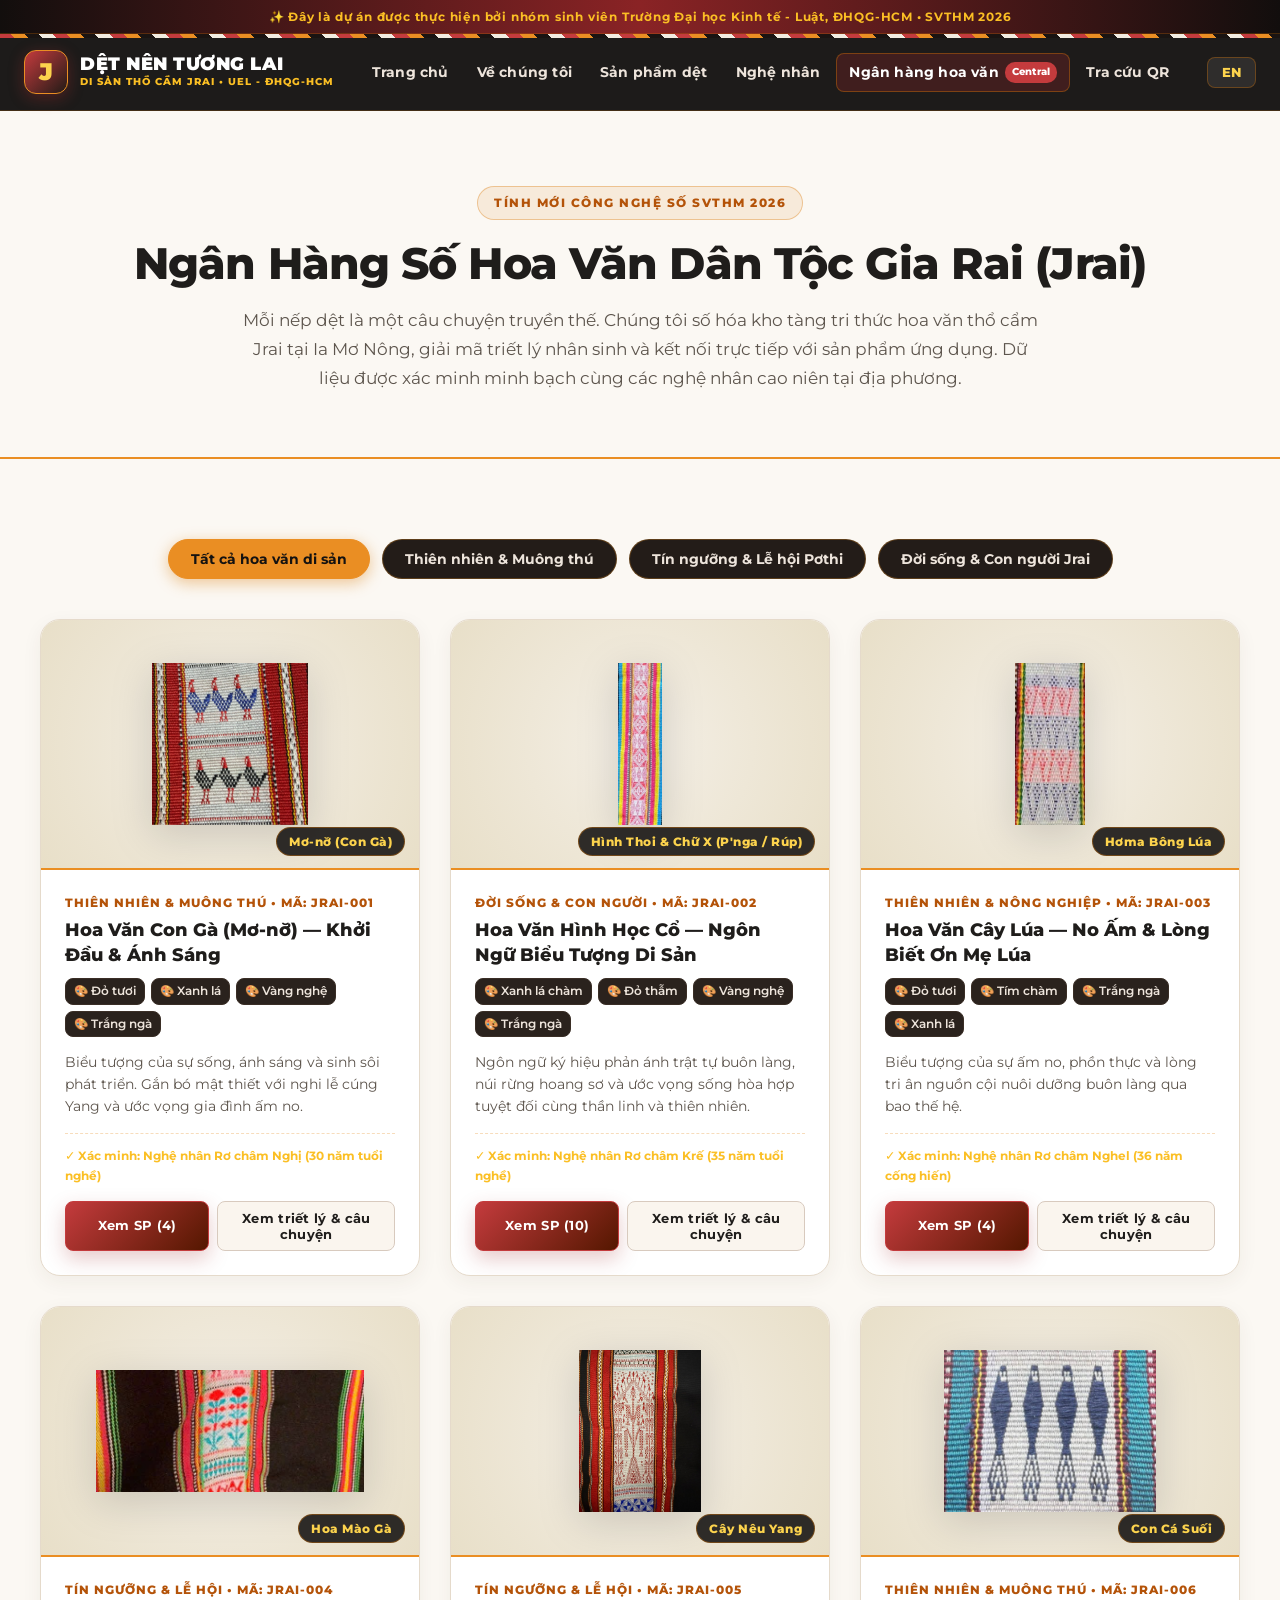
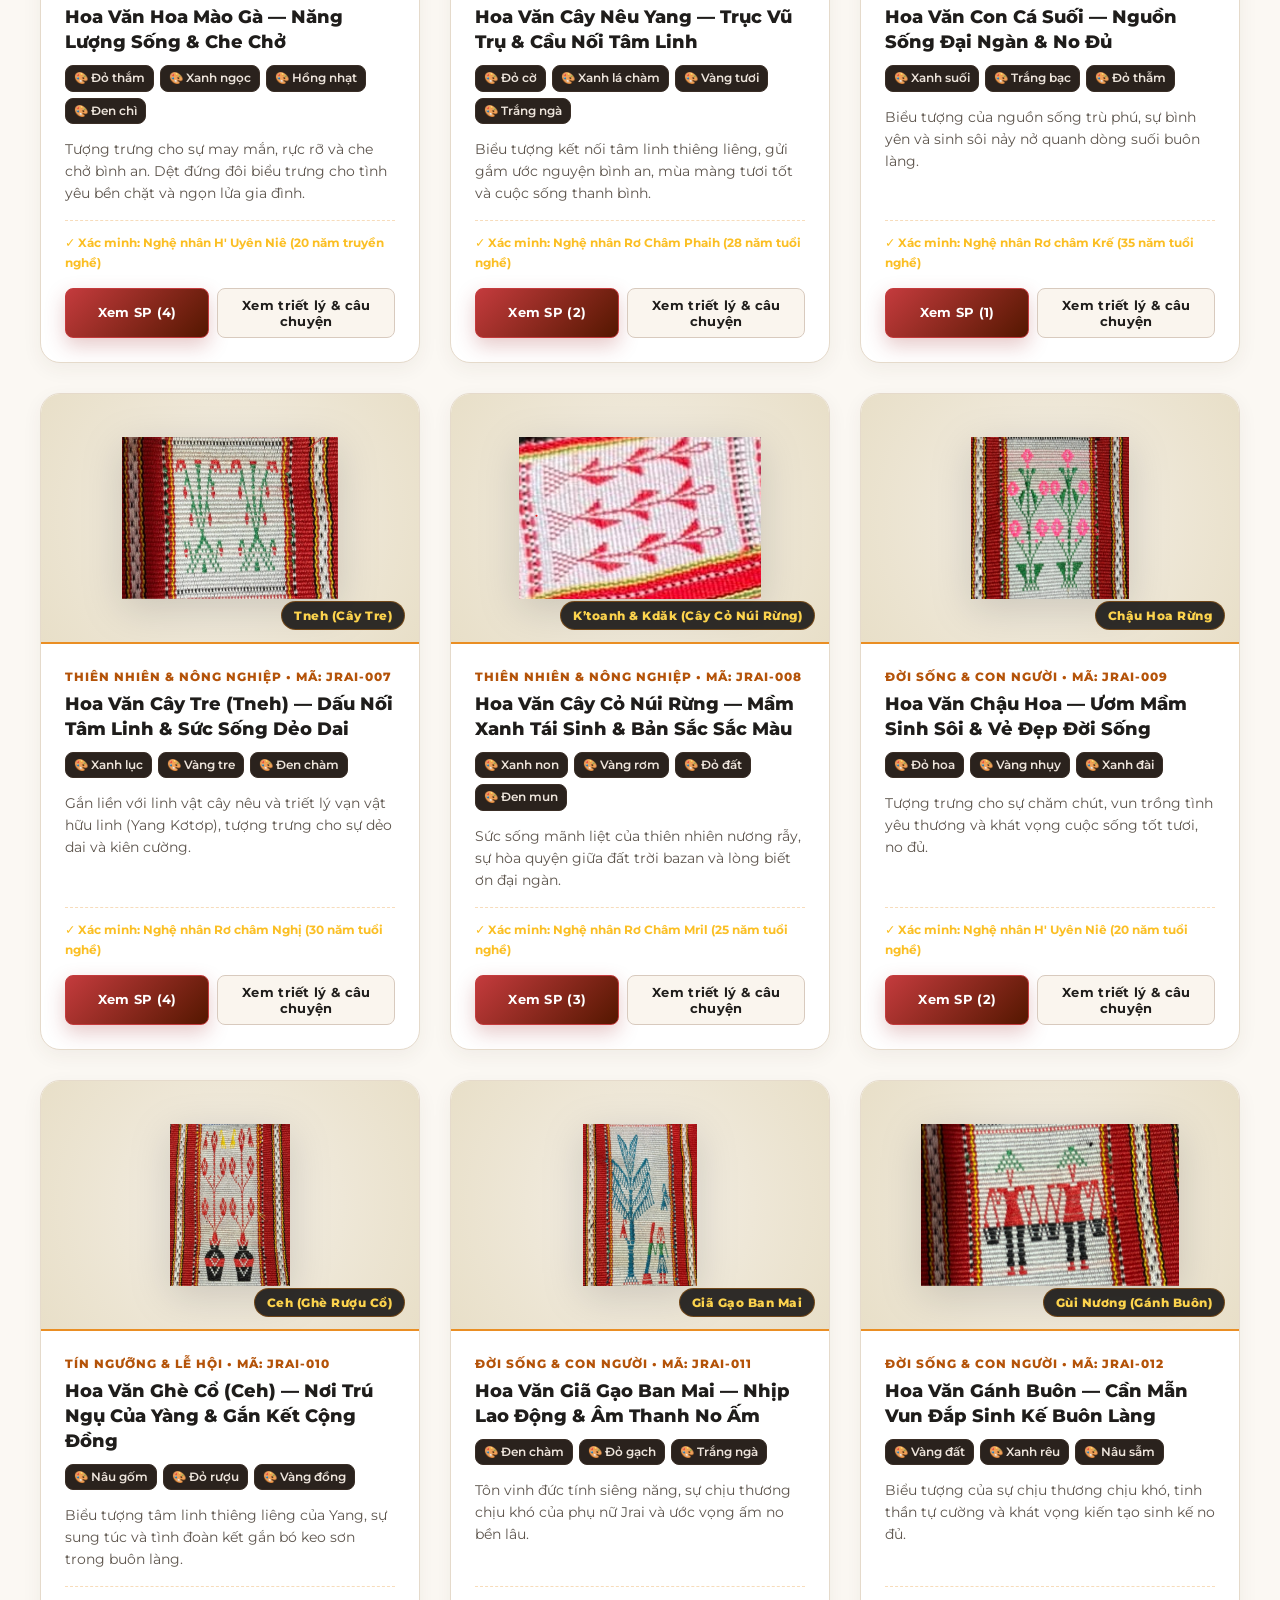
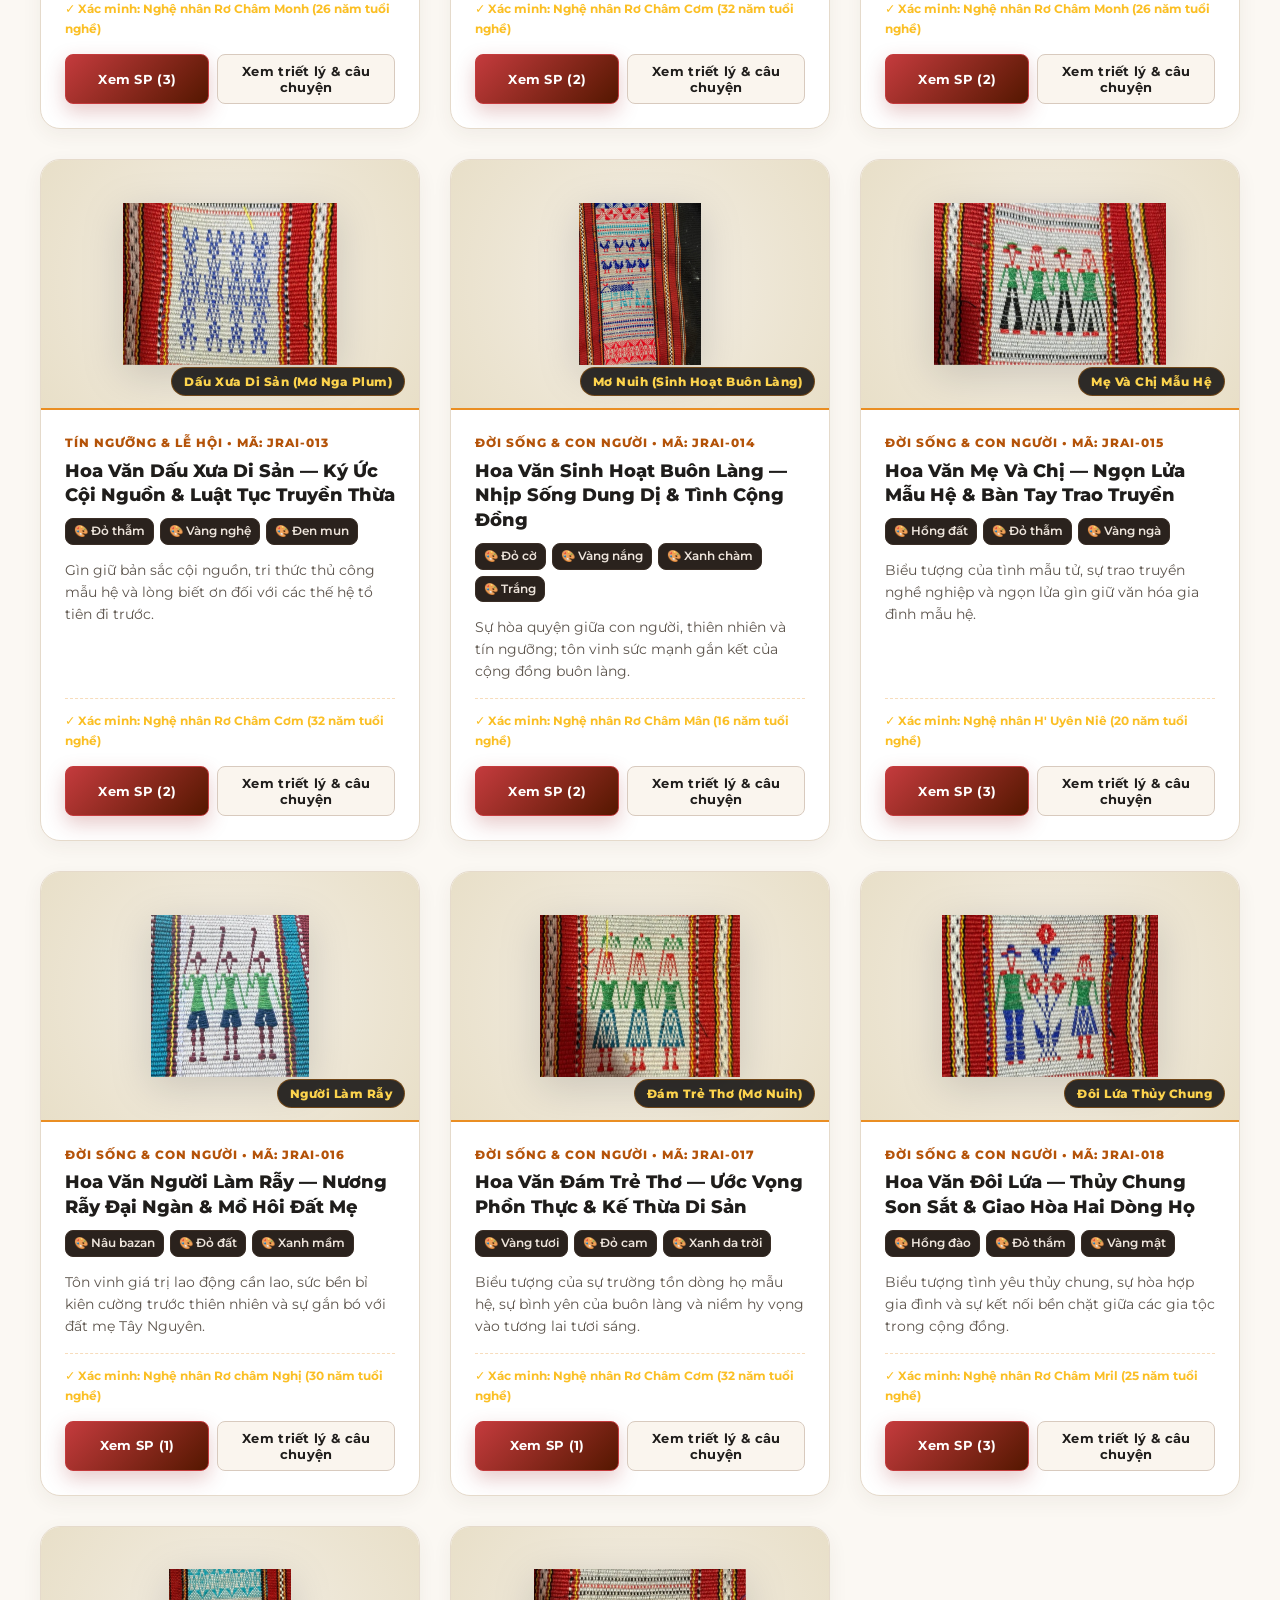
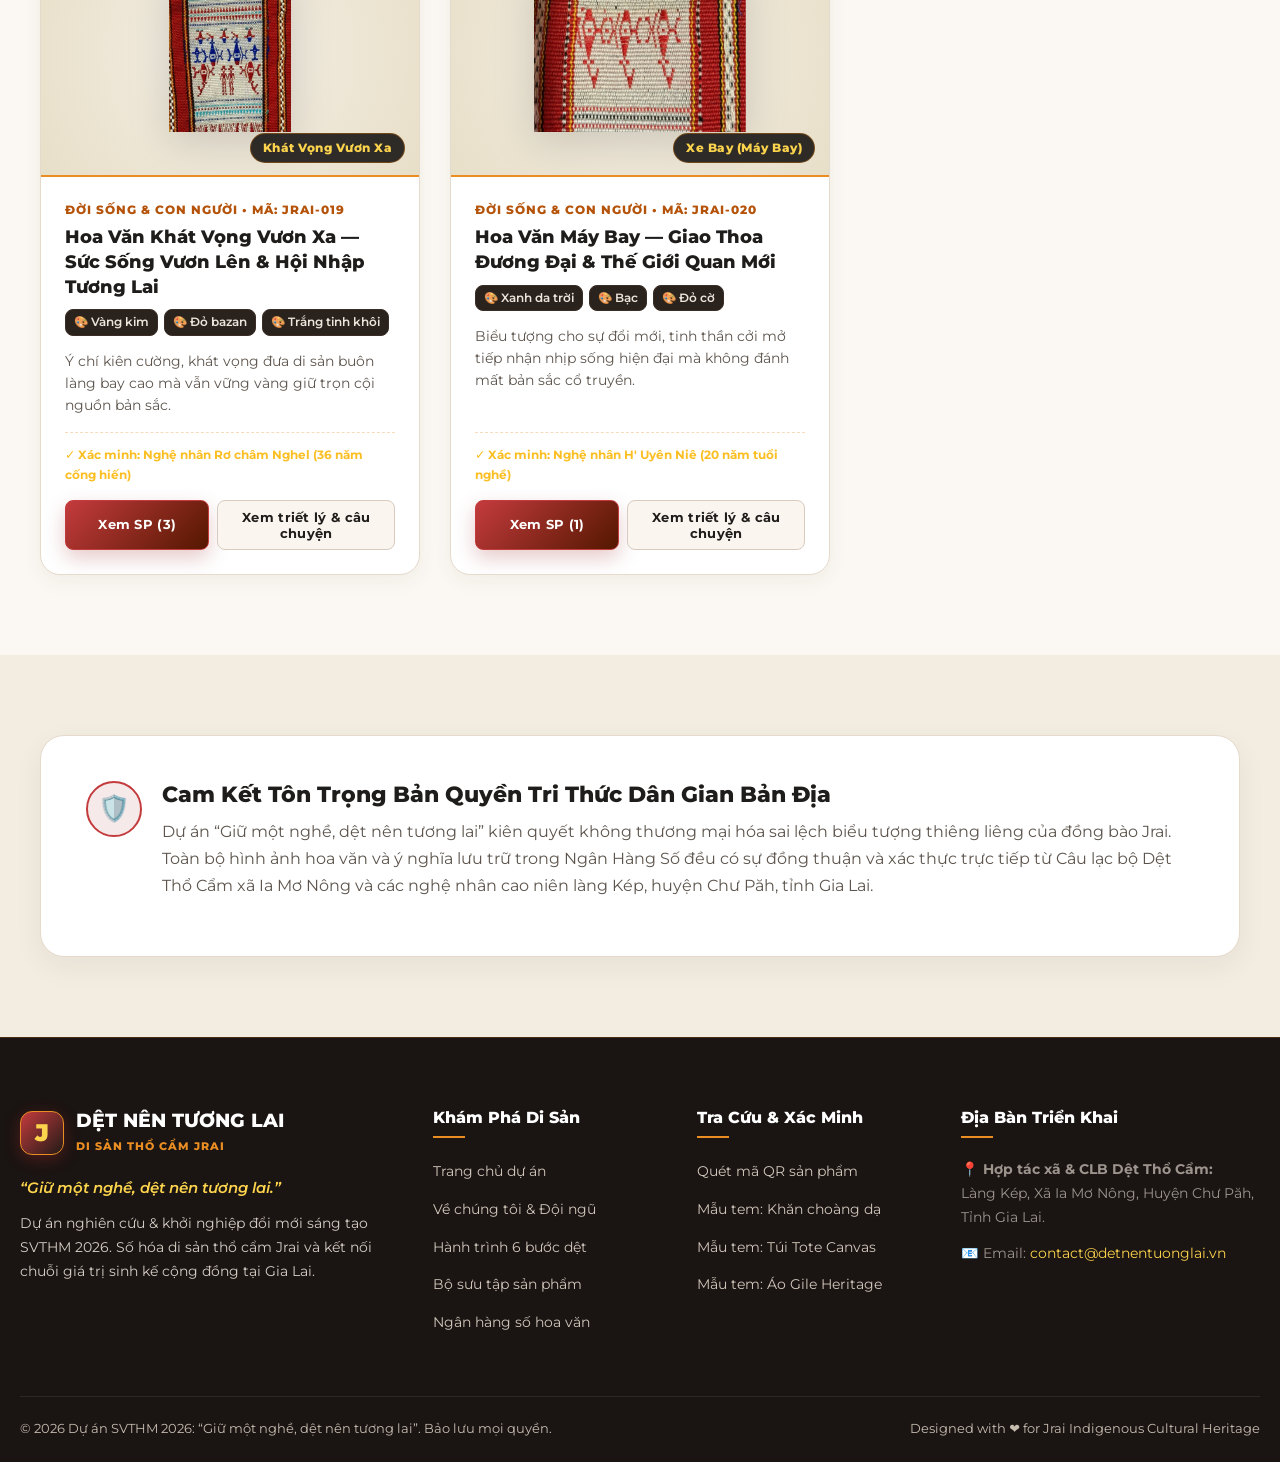
<file: motifs.html>
<!DOCTYPE html>
<html lang="vi">
<head>
  <meta charset="UTF-8">
  <meta name="viewport" content="width=device-width, initial-scale=1.0">
  <title>Ngân Hàng Số Hoa Văn Jrai — Di Sản Văn Hóa Bản Địa | SVTHM 2026</title>
  <meta name="description" content="Nền tảng số hóa, lưu trữ và giải mã tri thức hoa văn thổ cẩm của người Jrai tại Ia Mơ Nông, Chư Păh, Gia Lai. Xác minh văn hóa trực tiếp từ nghệ nhân và già làng.">
  <link rel="stylesheet" href="styles/main.css">
  <style>
    .motif-filter-bar {
      display: flex;
      flex-wrap: wrap;
      gap: 12px;
      justify-content: center;
      margin-bottom: 40px;
    }
    .motif-filter-btn {
      padding: 10px 22px;
      border-radius: var(--radius-full);
      background: #231C18;
      border: 1.5px solid rgba(229, 138, 31, 0.3);
      color: #EDE4DB;
      font-size: 0.88rem;
      font-weight: 700;
      cursor: pointer;
      transition: var(--transition-smooth);
    }
    .motif-filter-btn:hover, .motif-filter-btn.active {
      background: var(--color-forest-gold);
      color: #141211;
      border-color: var(--color-forest-gold);
      box-shadow: 0 4px 15px rgba(217, 119, 6, 0.4);
    }
  </style>
</head>
<body class="lang-vi">

  <!-- TOP NOTICE BAR -->
  <div class="top-notice-bar">
    <span class="lang-vi">✨ Đây là dự án được thực hiện bởi nhóm sinh viên Trường Đại học Kinh tế - Luật, ĐHQG-HCM • SVTHM 2026</span>
    <span class="lang-en">✨ Project developed by students of University of Economics and Law, VNU-HCM • SVTHM 2026</span>
  </div>

  <!-- MAIN HEADER -->
  <header class="main-header brocade-border-top">
    <div class="container header-container">
      <a href="index.html" class="logo">
        <div class="logo-badge">J</div>
        <div class="logo-text-wrap">
          <span class="logo-title">DỆT NÊN TƯƠNG LAI</span>
          <span class="logo-subtitle">DI SẢN THỔ CẨM JRAI • UEL - ĐHQG-HCM</span>
        </div>
      </a>

      <nav class="main-nav" id="main-nav">
        <ul class="nav-list">
          <li><a href="index.html" class="nav-link"><span class="lang-vi">Trang chủ</span><span class="lang-en">Home</span></a></li>
          <li><a href="about.html" class="nav-link"><span class="lang-vi">Về chúng tôi</span><span class="lang-en">About Us</span></a></li>
          <li><a href="products.html" class="nav-link"><span class="lang-vi">Sản phẩm dệt</span><span class="lang-en">Brocade Products</span></a></li>
          <li><a href="artisans.html" class="nav-link"><span class="lang-vi">Nghệ nhân</span><span class="lang-en">Master Artisans</span></a></li>
          <li><a href="motifs.html" class="nav-link active"><span class="lang-vi">Ngân hàng hoa văn</span><span class="lang-en">Cultural Bank</span><span class="nav-badge-pill">Central</span></a></li>
          <li><a href="traceability.html" class="nav-link"><span class="lang-vi">Tra cứu QR</span><span class="lang-en">QR Traceability</span></a></li>
        </ul>
      </nav>

      <div class="header-actions">
        <button class="lang-switch-btn" id="lang-toggle-btn" title="Language Switcher">
          <span class="lang-vi">EN</span>
          <span class="lang-en">VI</span>
        </button>
        <button class="mobile-toggle" id="mobile-toggle" aria-label="Menu">
          <svg xmlns="http://www.w3.org/2000/svg" width="24" height="24" viewBox="0 0 24 24" fill="none" stroke="currentColor" stroke-width="2"><line x1="3" y1="12" x2="21" y2="12"></line><line x1="3" y1="6" x2="21" y2="6"></line><line x1="3" y1="18" x2="21" y2="18"></line></svg>
        </button>
      </div>
    </div>
  </header>

  <!-- MOTIFS HERO -->
  <section class="section section-watermark-mist" style="padding: 75px 0 65px; border-bottom: 2px solid var(--color-forest-gold);">
    <div class="container text-center">
      <span class="section-tag gold">
        <span class="lang-vi">Tính mới công nghệ số SVTHM 2026</span>
        <span class="lang-en">Digital Heritage Innovation</span>
      </span>
      <h1 class="section-title" style="margin-bottom: 15px;">
        <span class="lang-vi">Ngân Hàng Số Hoa Văn Dân Tộc Gia Rai (Jrai)</span>
        <span class="lang-en">Jrai Indigenous Digital Motif Heritage Bank</span>
      </h1>
      <p class="section-desc" style="max-width: 800px; margin: 0 auto;">
        <span class="lang-vi">Mỗi nếp dệt là một câu chuyện truyền thế. Chúng tôi số hóa kho tàng tri thức hoa văn thổ cẩm Jrai tại Ia Mơ Nông, giải mã triết lý nhân sinh và kết nối trực tiếp với sản phẩm ứng dụng. Dữ liệu được xác minh minh bạch cùng các nghệ nhân cao niên tại địa phương.</span>
        <span class="lang-en">Every woven row preserves ancient oral lore. We digitize Jrai motif wisdom in Ia Mo Nong, decoding indigenous philosophy and linking motifs directly to wearable creations.</span>
      </p>
    </div>
  </section>

  <!-- MOTIFS CONTENT -->
  <section class="section section-watermark-weave">
    <div class="container">
      <!-- Bộ lọc Theme -->
      <div class="motif-filter-bar">
        <button class="motif-filter-btn active" data-theme="all">
          <span class="lang-vi">Tất cả hoa văn di sản</span>
          <span class="lang-en">All Heritage Motifs</span>
        </button>
        <button class="motif-filter-btn" data-theme="nature">
          <span class="lang-vi">Thiên nhiên & Muông thú</span>
          <span class="lang-en">Nature & Wildlife</span>
        </button>
        <button class="motif-filter-btn" data-theme="ritual">
          <span class="lang-vi">Tín ngưỡng & Lễ hội Pơthi</span>
          <span class="lang-en">Sacred Ritual & Gongs</span>
        </button>
        <button class="motif-filter-btn" data-theme="life">
          <span class="lang-vi">Đời sống & Con người Jrai</span>
          <span class="lang-en">Highland Life & People</span>
        </button>
      </div>

      <!-- Grid danh sách hoa văn -->
      <div class="products-grid" id="all-motifs-grid">
        <!-- Render tự động bởi js/main.js -->
      </div>
    </div>
  </section>

  <!-- SECTION: NGUYÊN TẮC XÁC THỰC VĂN HÓA -->
  <section class="section section-watermark-hearth">
    <div class="container">
      <div style="background: #FFFFFF; border-radius: var(--radius-xl); padding: 45px; border: 1px solid var(--color-cotton-border); box-shadow: 0 10px 30px rgba(60, 45, 30, 0.06);">
        <div style="display: flex; gap: 20px; align-items: flex-start;">
          <div style="width: 56px; height: 56px; border-radius: 50%; background: rgba(168, 40, 43, 0.1); border: 2px solid var(--color-bazan-red); display: flex; align-items: center; justify-content: center; color: var(--color-bazan-red); font-size: 1.6rem; flex-shrink: 0;">
            🛡️
          </div>
          <div>
            <h3 style="font-size: 1.35rem; color: #1F1D1B; margin-bottom: 10px;">
              <span class="lang-vi">Cam Kết Tôn Trọng Bản Quyền Tri Thức Dân Gian Bản Địa</span>
              <span class="lang-en">Commitment to Indigenous Knowledge Rights & Ethics</span>
            </h3>
            <p style="color: #5D554D; line-height: 1.7; margin-bottom: 12px;">
              <span class="lang-vi">Dự án “Giữ một nghề, dệt nên tương lai” kiên quyết không thương mại hóa sai lệch biểu tượng thiêng liêng của đồng bào Jrai. Toàn bộ hình ảnh hoa văn và ý nghĩa lưu trữ trong Ngân Hàng Số đều có sự đồng thuận và xác thực trực tiếp từ Câu lạc bộ Dệt Thổ Cẩm xã Ia Mơ Nông và các nghệ nhân cao niên làng Kép, huyện Chư Păh, tỉnh Gia Lai.</span>
              <span class="lang-en">Our SVTHM2026 team strictly avoids cultural misrepresentation. All motif imagery, names, and oral folklore are recorded with informed consent and verified by elder craftswomen of Ia Mo Nong, Gia Lai.</span>
            </p>
          </div>
        </div>
      </div>
    </div>
  </section>

  <!-- MAIN FOOTER -->
  <footer class="main-footer">
    <div class="container footer-top">
      <div>
        <div class="footer-logo-wrap">
          <div class="logo-badge">J</div>
          <div>
            <h3 style="font-family: var(--font-serif); font-size: 1.2rem; color: #fff;">DỆT NÊN TƯƠNG LAI</h3>
            <span style="font-size: 0.7rem; color: var(--color-forest-gold); font-weight: 800; letter-spacing: 1px;">DI SẢN THỔ CẨM JRAI</span>
          </div>
        </div>
        <p class="footer-tagline">“Giữ một nghề, dệt nên tương lai.”</p>
        <p class="footer-desc">
          Dự án nghiên cứu & khởi nghiệp đổi mới sáng tạo SVTHM 2026. Số hóa di sản thổ cẩm Jrai và kết nối chuỗi giá trị sinh kế cộng đồng tại Gia Lai.
        </p>
      </div>

      <div>
        <h4 class="footer-col-title">Khám Phá Di Sản</h4>
        <ul class="footer-links">
          <li><a href="index.html">Trang chủ dự án</a></li>
          <li><a href="about.html">Về chúng tôi & Đội ngũ</a></li>
          <li><a href="about.html#journey">Hành trình 6 bước dệt</a></li>
          <li><a href="products.html">Bộ sưu tập sản phẩm</a></li>
          <li><a href="motifs.html">Ngân hàng số hoa văn</a></li>
        </ul>
      </div>

      <div>
        <h4 class="footer-col-title">Tra Cứu & Xác Minh</h4>
        <ul class="footer-links">
          <li><a href="traceability.html">Quét mã QR sản phẩm</a></li>
          <li><a href="traceability.html?code=JRAI-IMN-001">Mẫu tem: Khăn choàng dạ</a></li>
          <li><a href="traceability.html?code=JRAI-IMN-002">Mẫu tem: Túi Tote Canvas</a></li>
          <li><a href="traceability.html?code=JRAI-IMN-003">Mẫu tem: Áo Gile Heritage</a></li>
        </ul>
      </div>

      <div>
        <h4 class="footer-col-title">Địa Bàn Triển Khai</h4>
        <p style="font-size: 0.88rem; color: #9C948D; line-height: 1.7; margin-bottom: 12px;">
          📍 <strong>Hợp tác xã & CLB Dệt Thổ Cẩm:</strong><br>
          Làng Kép, Xã Ia Mơ Nông, Huyện Chư Păh, Tỉnh Gia Lai.
        </p>
        <p style="font-size: 0.88rem; color: #9C948D; line-height: 1.7;">
          📧 Email: <a href="mailto:contact@detnentuonglai.vn" style="color: var(--color-amber-glow);">contact@detnentuonglai.vn</a>
        </p>
      </div>
    </div>

    <div class="container footer-bottom">
      <div>© 2026 Dự án SVTHM 2026: “Giữ một nghề, dệt nên tương lai”. Bảo lưu mọi quyền.</div>
      <div>Designed with ❤️ for Jrai Indigenous Cultural Heritage</div>
    </div>
  </footer>

  <!-- GLOBAL MODAL -->
  <div class="modal-backdrop" id="global-modal-backdrop">
    <div class="modal-dialog">
      <button class="modal-close-btn" id="modal-close-btn" aria-label="Đóng">&times;</button>
      <div id="modal-dynamic-content"></div>
    </div>
  </div>

  <!-- SCRIPTS -->
  <script src="js/products-data.js"></script>
  <script src="js/artisans-data.js"></script>
  <script src="js/motifs-data.js"></script>
  <script src="js/main.js"></script>
</body>
</html>
</file>
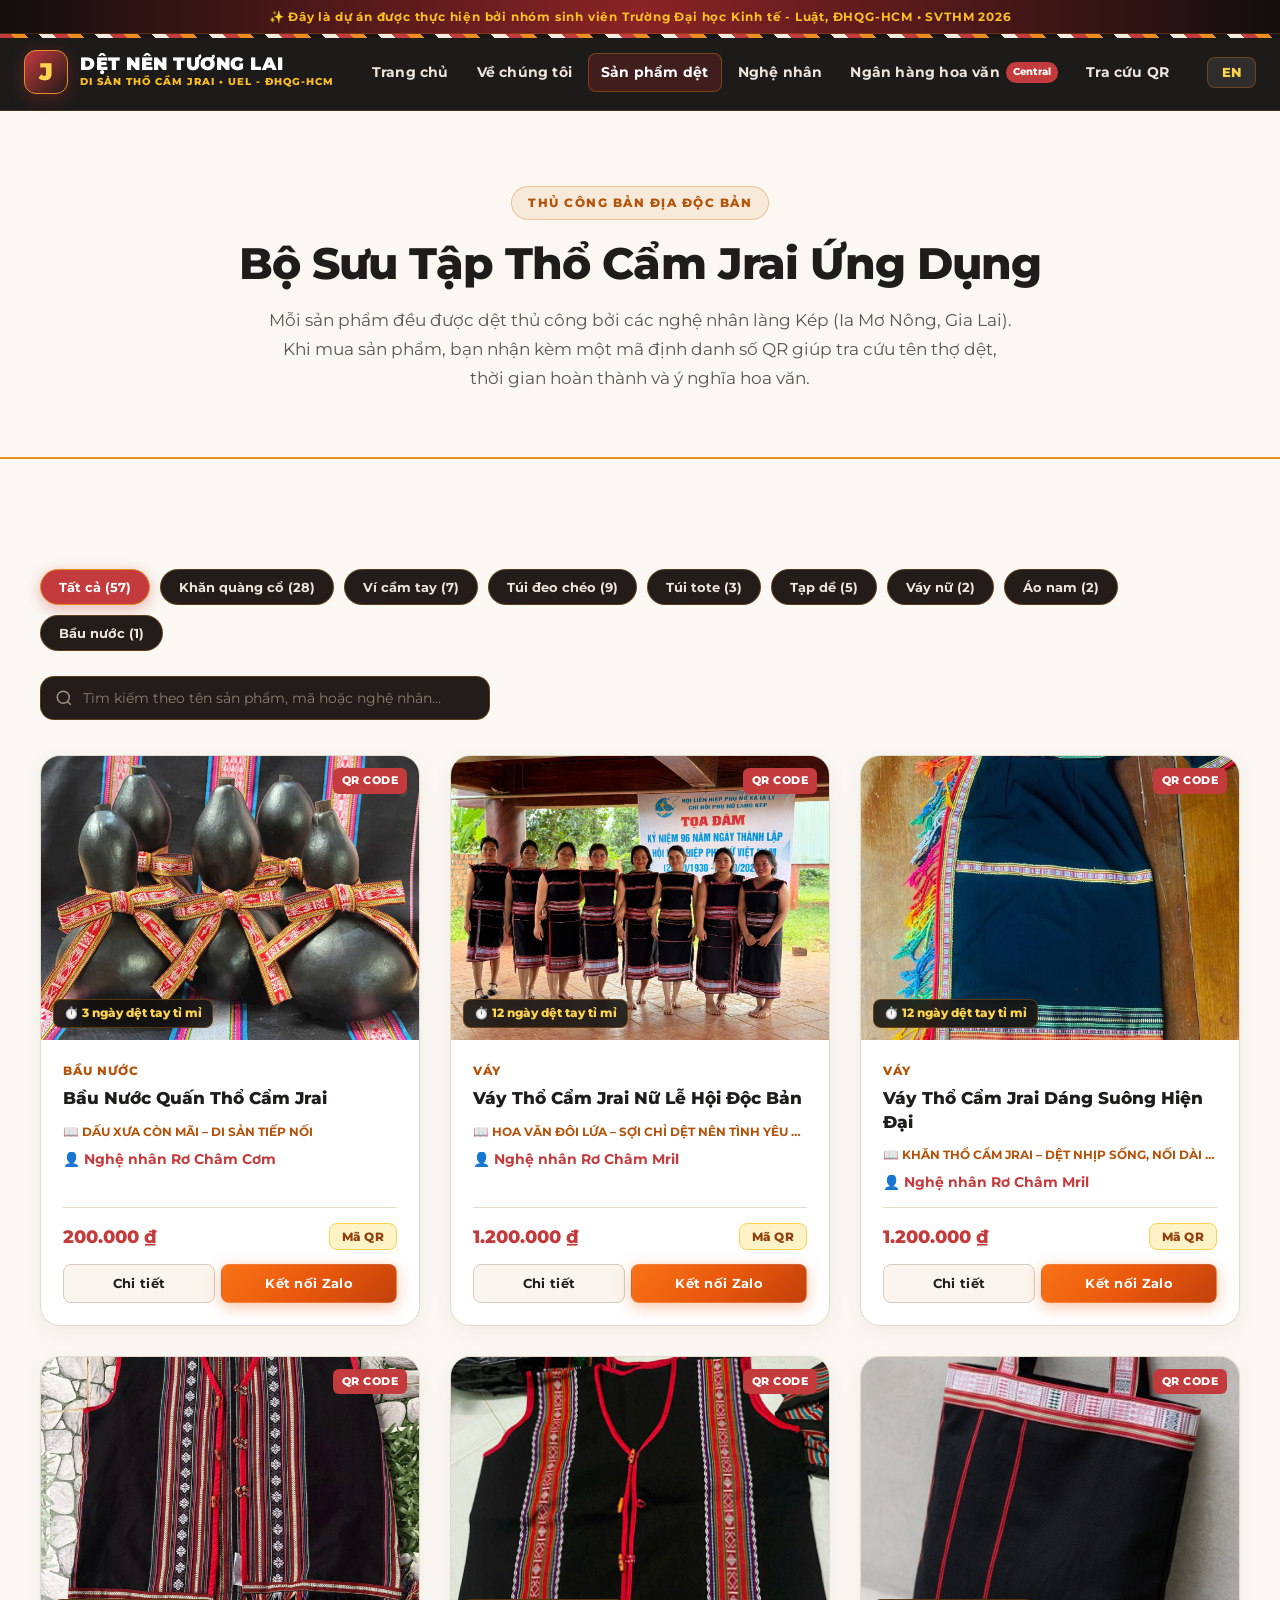
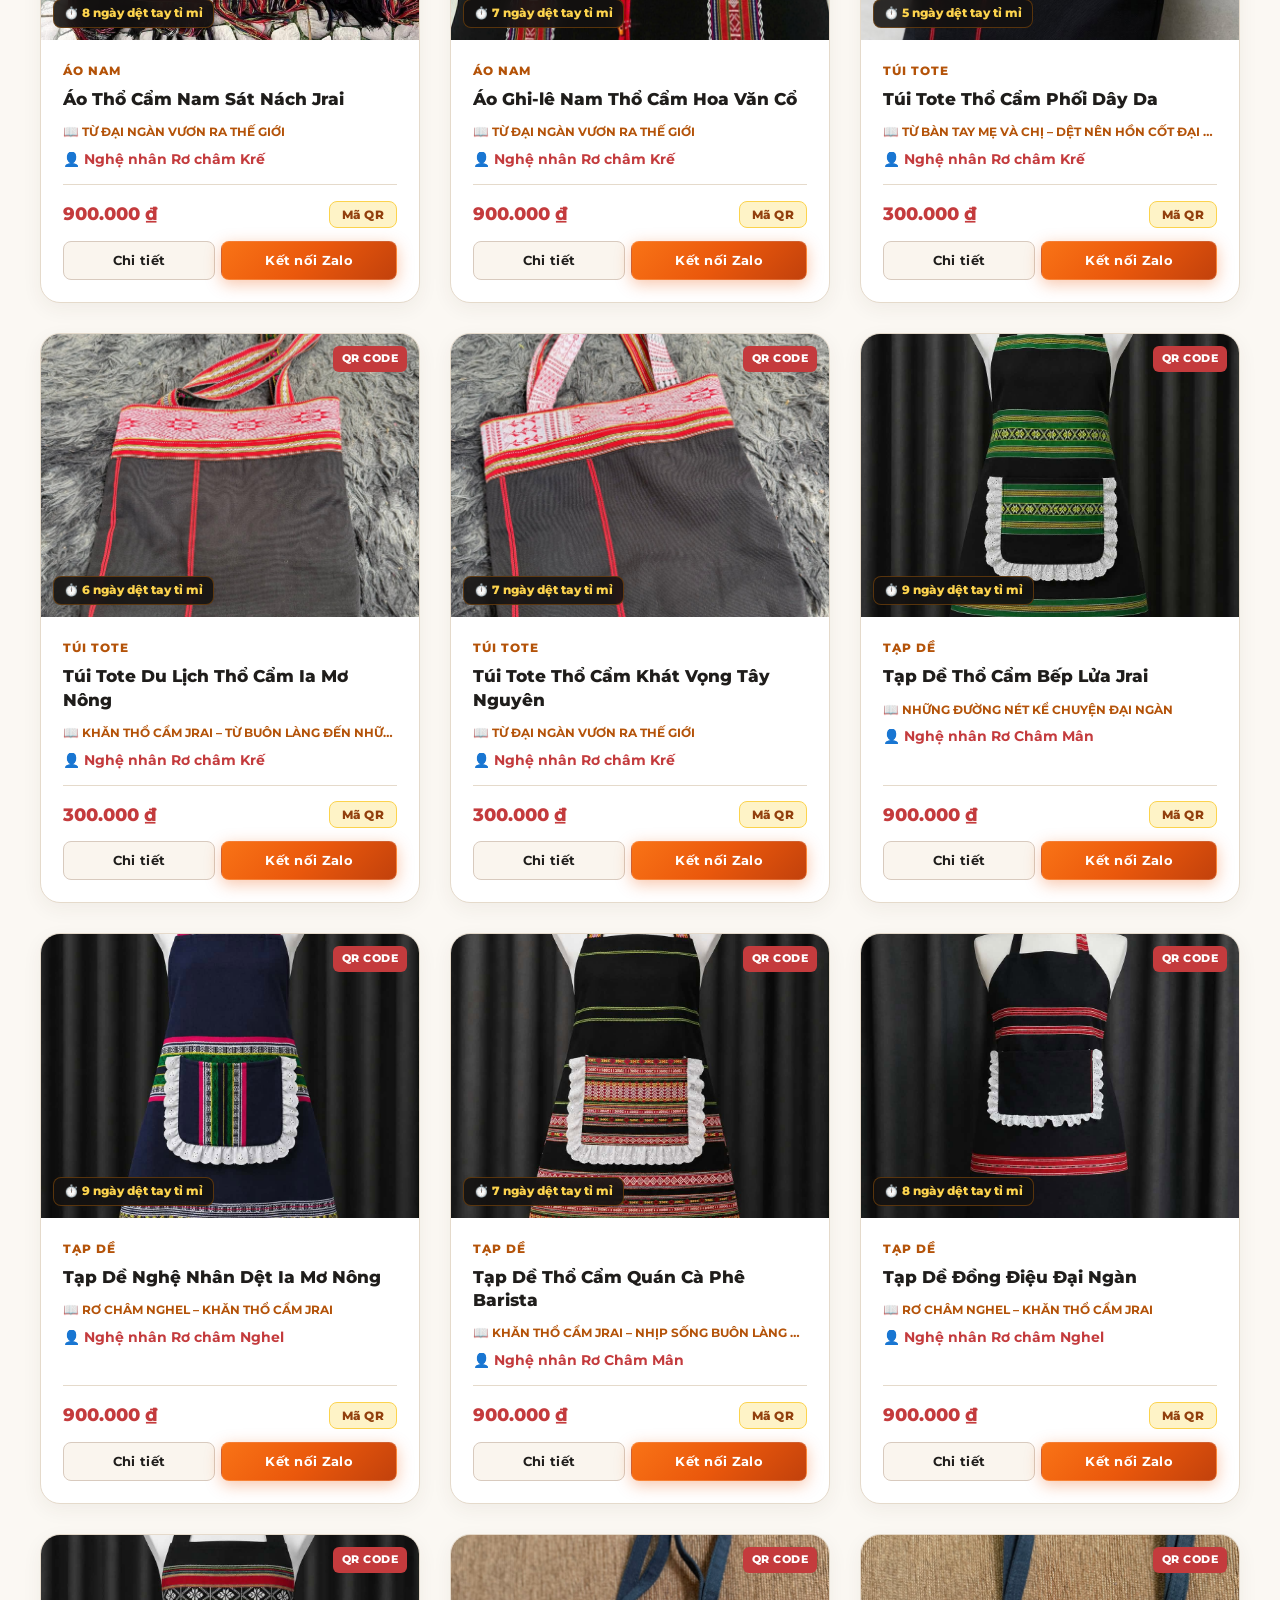
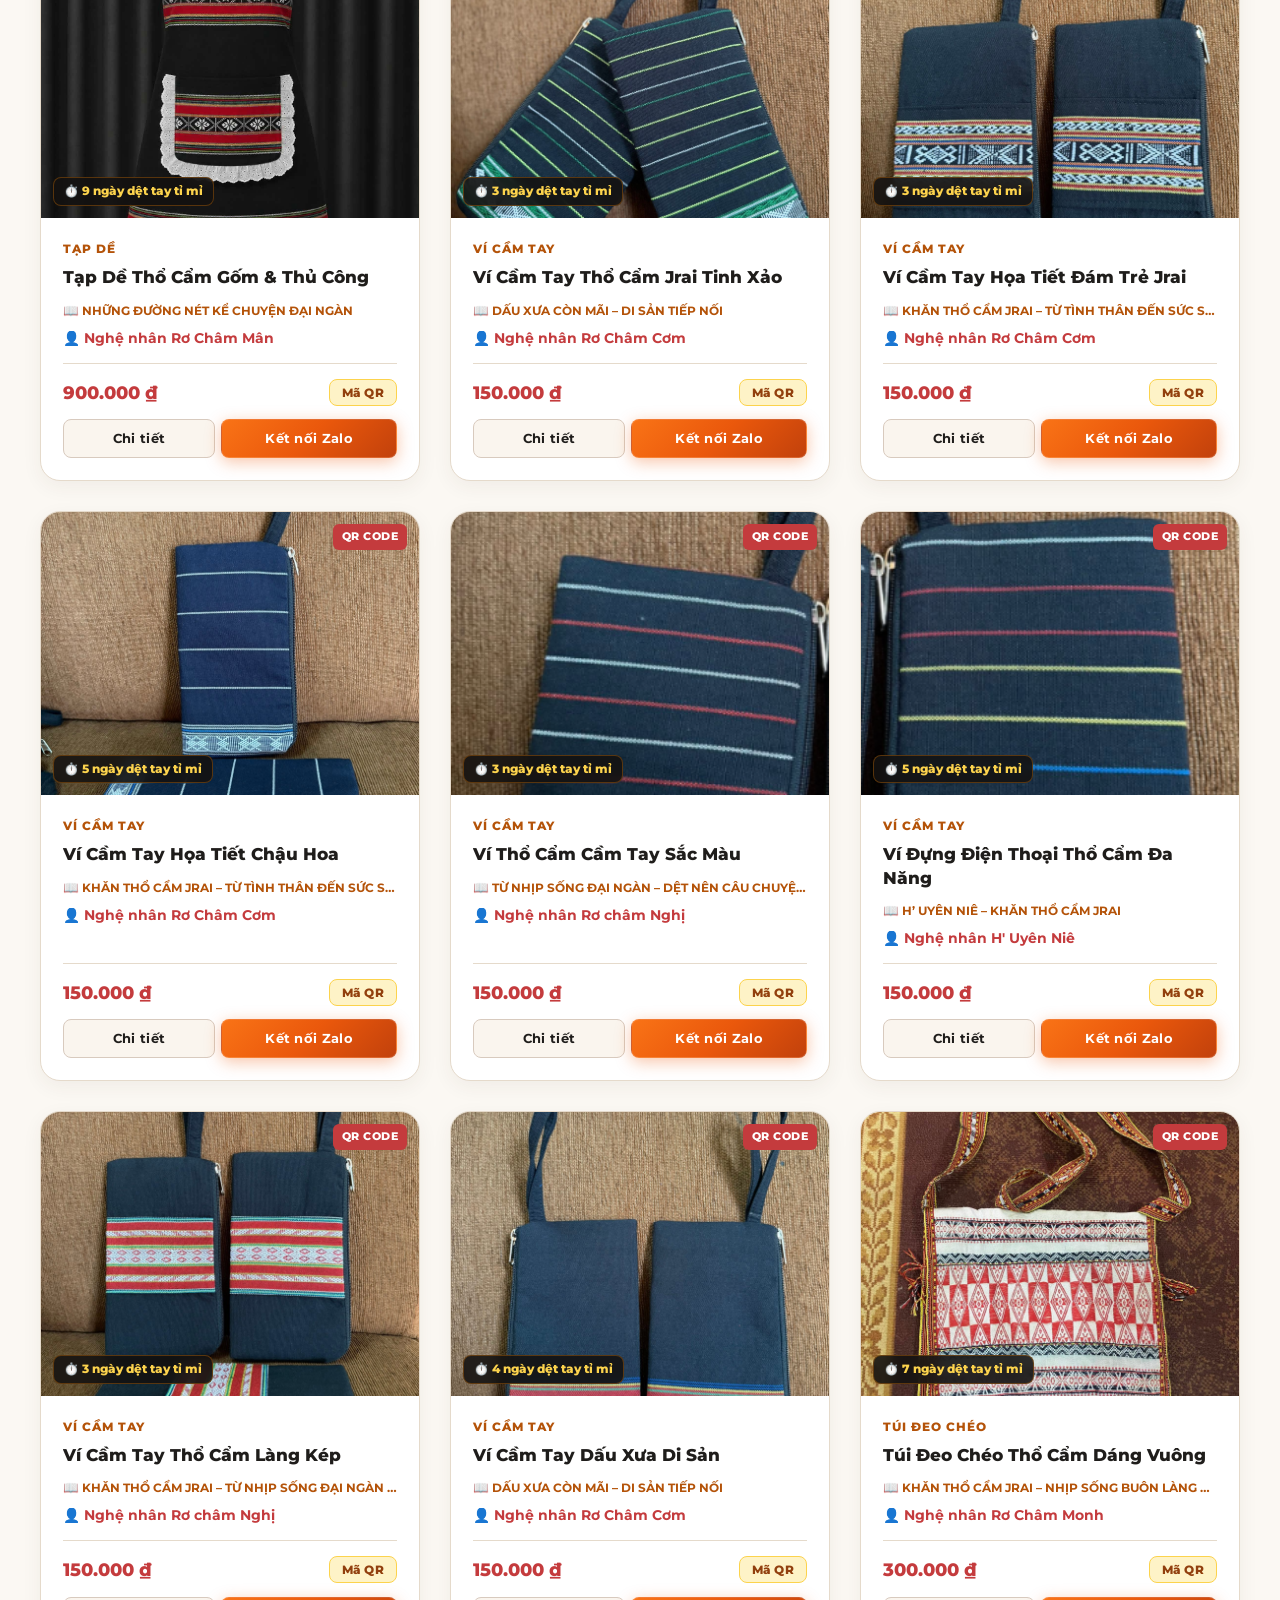
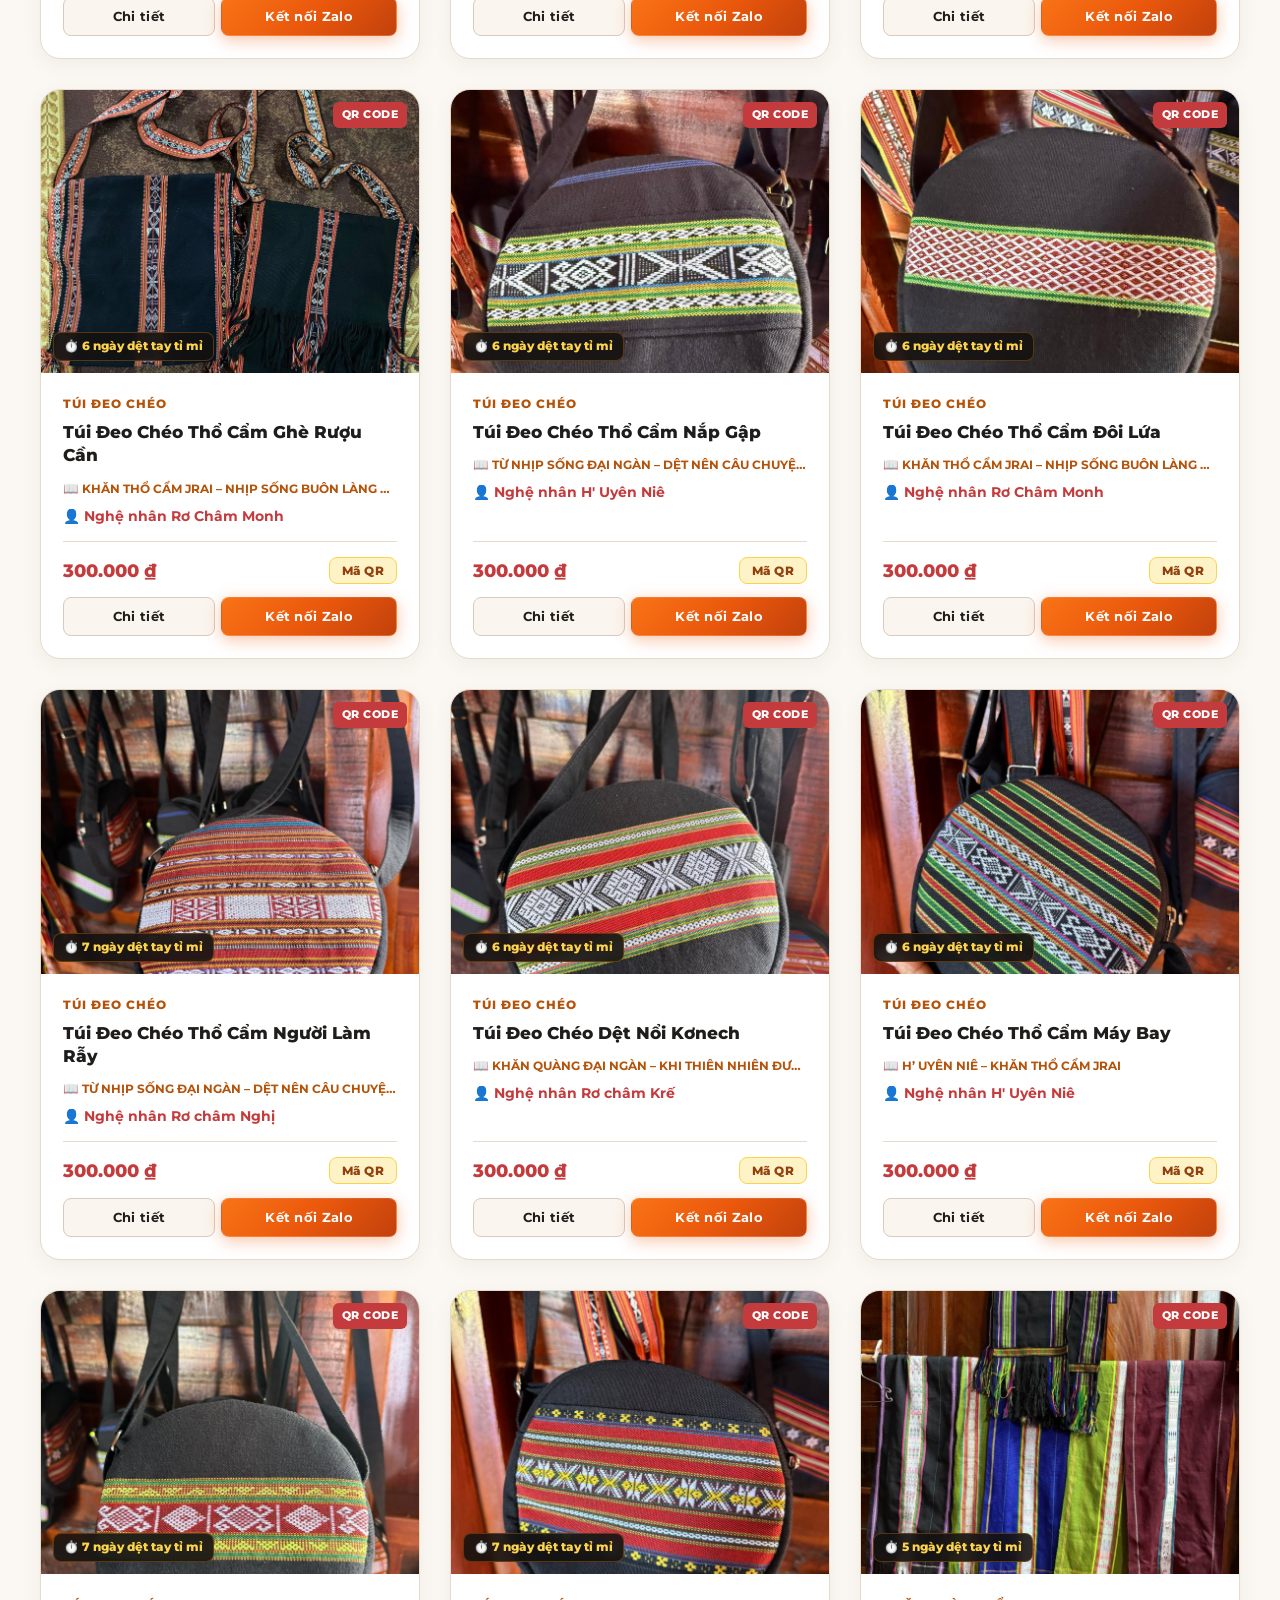
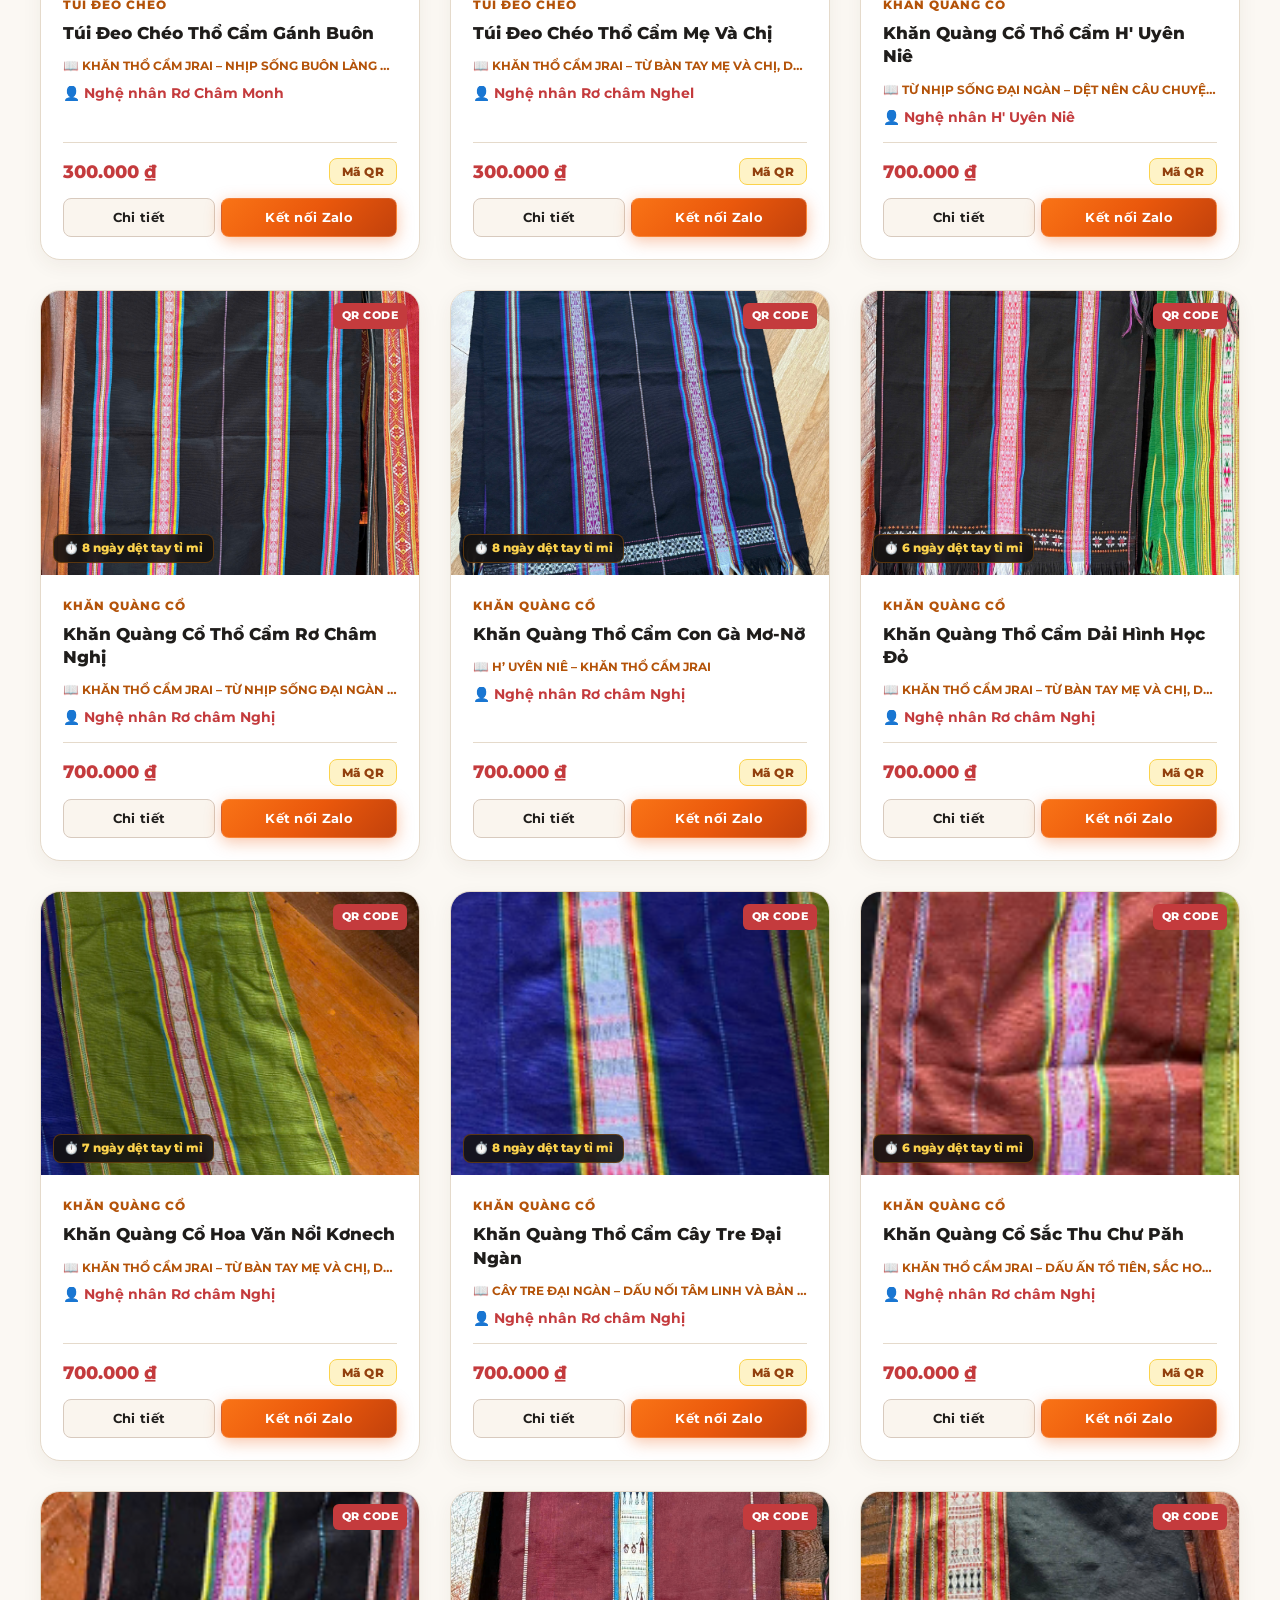
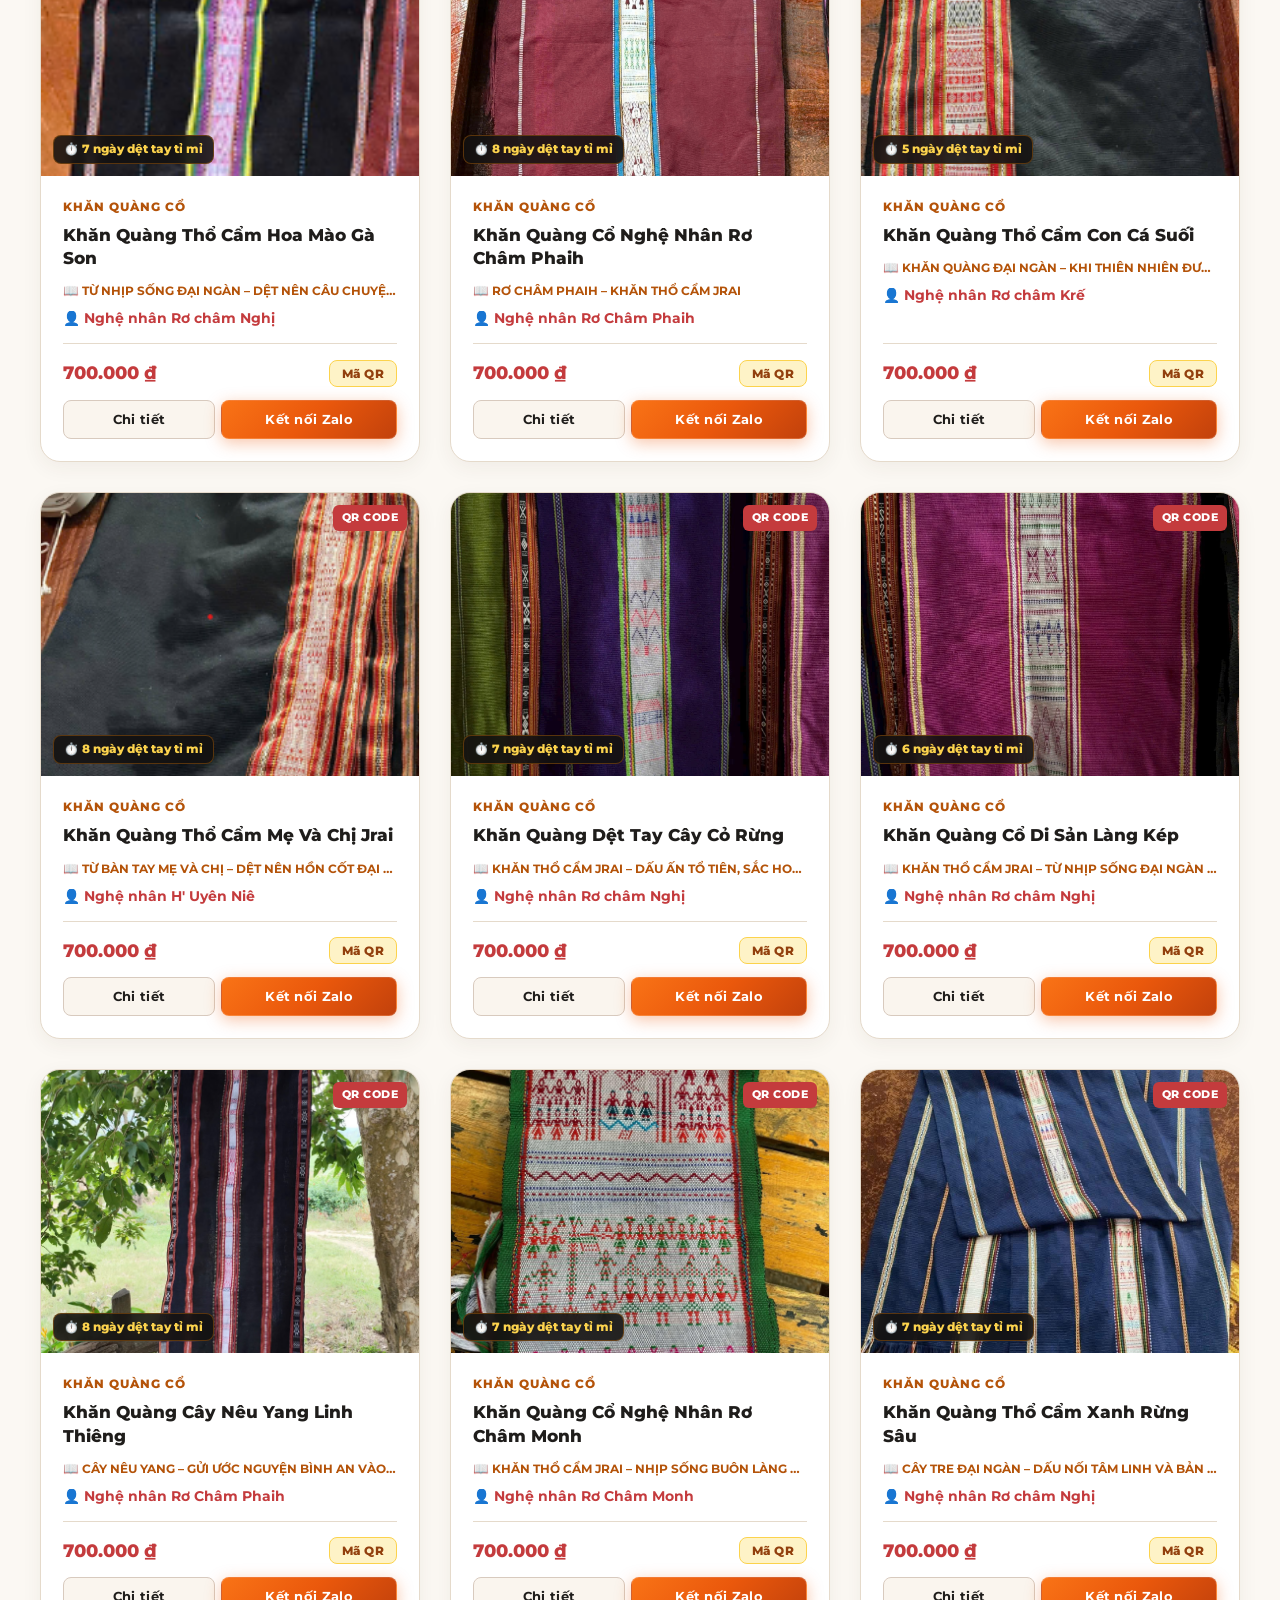
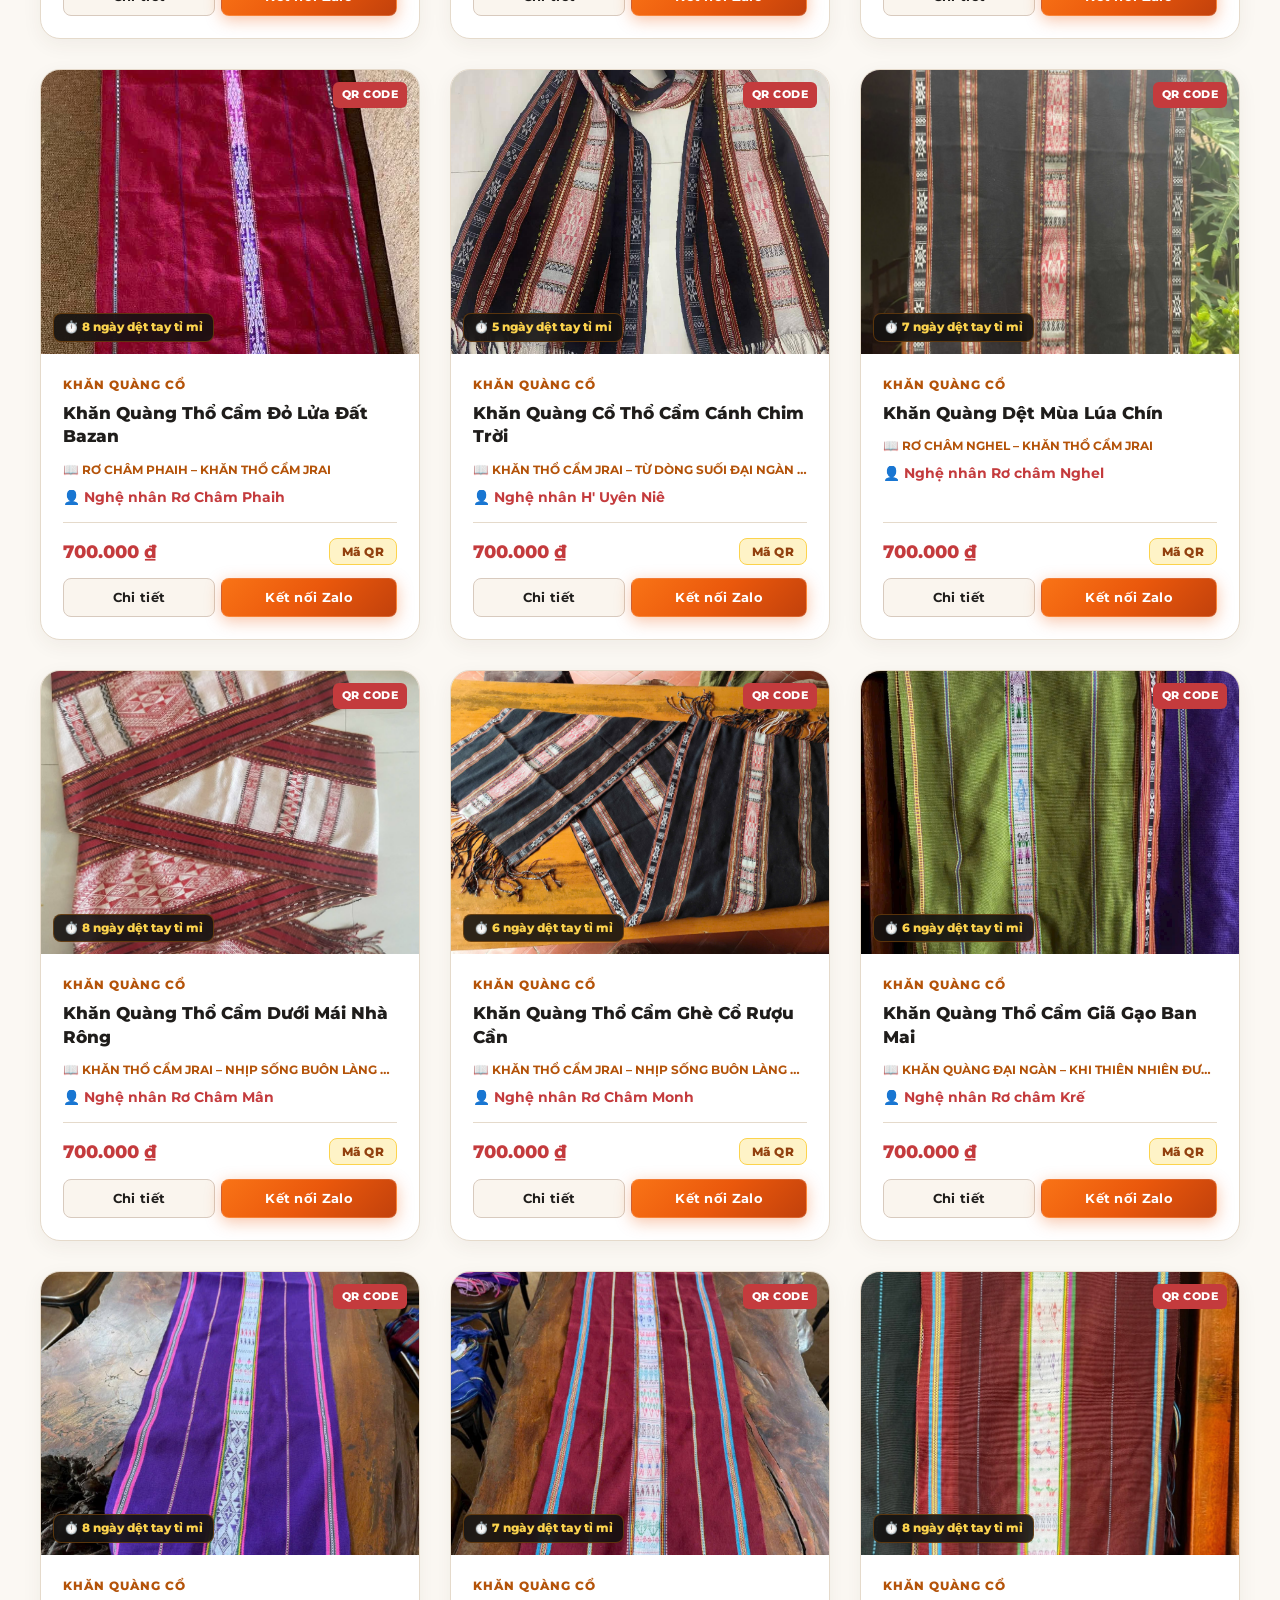
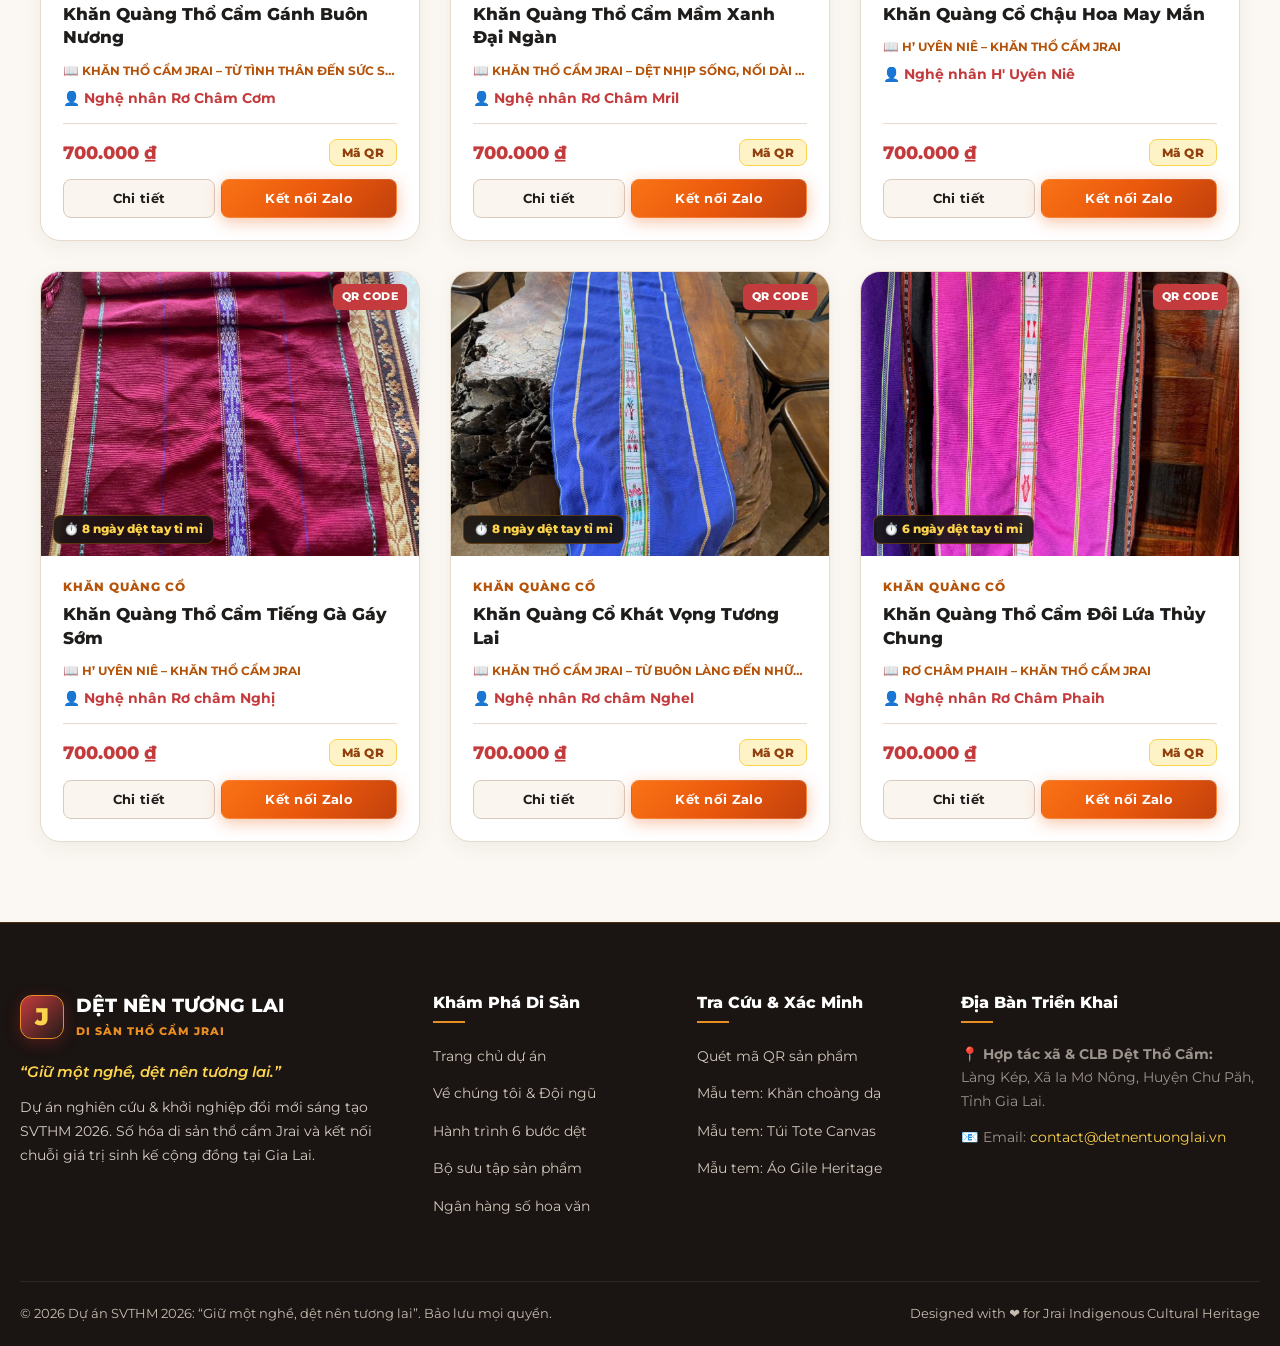
<file: products.html>
<!DOCTYPE html>
<html lang="vi">
<head>
  <meta charset="UTF-8">
  <meta name="viewport" content="width=device-width, initial-scale=1.0">
  <title>Sản Phẩm Thổ Cẩm — Dệt Nên Tương Lai | SVTHM 2026</title>
  <meta name="description" content="Danh mục sản phẩm thổ cẩm Jrai thủ công tinh xảo: khăn choàng sợi bông, túi tote canvas, áo gile đương đại, khăn runner décor và bộ kit tự dệt DIY.">
  <link rel="stylesheet" href="styles/main.css">
  <style>
    .filter-bar {
      display: flex;
      flex-wrap: wrap;
      gap: 10px;
      align-items: center;
      margin: 30px 0 10px;
    }
    .category-filter-btn {
      padding: 9px 18px;
      border-radius: var(--radius-full);
      background: #231C18;
      border: 1.5px solid rgba(229, 138, 31, 0.3);
      color: #EDE4DB;
      font-size: 0.84rem;
      font-weight: 700;
      cursor: pointer;
      transition: var(--transition-smooth);
    }
    .category-filter-btn:hover, .category-filter-btn.active {
      background: var(--color-bazan-red);
      color: #fff;
      border-color: var(--color-forest-gold);
      box-shadow: 0 4px 15px rgba(185, 56, 58, 0.35);
    }
    .search-filter-wrap {
      display: flex;
      flex-wrap: wrap;
      gap: 15px;
      justify-content: space-between;
      align-items: center;
      margin-bottom: 25px;
    }
    .product-search-box {
      position: relative;
      min-width: 280px;
      flex: 1;
      max-width: 450px;
    }
    .product-search-box input {
      width: 100%;
      padding: 12px 18px 12px 42px;
      border-radius: var(--radius-md);
      border: 1.5px solid rgba(229, 138, 31, 0.3);
      background: #231C18;
      color: #FFFFFF;
      font-size: 0.9rem;
    }
    .product-search-box input::placeholder {
      color: #8A7E72;
    }
    .product-search-box svg {
      position: absolute;
      left: 15px;
      top: 50%;
      transform: translateY(-50%);
      color: var(--color-text-light);
    }
  </style>
</head>
<body class="lang-vi">

  <!-- TOP NOTICE BAR -->
  <div class="top-notice-bar">
    <span class="lang-vi">✨ Đây là dự án được thực hiện bởi nhóm sinh viên Trường Đại học Kinh tế - Luật, ĐHQG-HCM • SVTHM 2026</span>
    <span class="lang-en">✨ Project developed by students of University of Economics and Law, VNU-HCM • SVTHM 2026</span>
  </div>

  <!-- MAIN HEADER -->
  <header class="main-header brocade-border-top">
    <div class="container header-container">
      <a href="index.html" class="logo">
        <div class="logo-badge">J</div>
        <div class="logo-text-wrap">
          <span class="logo-title">DỆT NÊN TƯƠNG LAI</span>
          <span class="logo-subtitle">DI SẢN THỔ CẨM JRAI • UEL - ĐHQG-HCM</span>
        </div>
      </a>

      <nav class="main-nav" id="main-nav">
        <ul class="nav-list">
          <li><a href="index.html" class="nav-link"><span class="lang-vi">Trang chủ</span><span class="lang-en">Home</span></a></li>
          <li><a href="about.html" class="nav-link"><span class="lang-vi">Về chúng tôi</span><span class="lang-en">About Us</span></a></li>
          <li><a href="products.html" class="nav-link active"><span class="lang-vi">Sản phẩm dệt</span><span class="lang-en">Brocade Products</span></a></li>
          <li><a href="artisans.html" class="nav-link"><span class="lang-vi">Nghệ nhân</span><span class="lang-en">Master Artisans</span></a></li>
          <li><a href="motifs.html" class="nav-link"><span class="lang-vi">Ngân hàng hoa văn</span><span class="lang-en">Cultural Bank</span><span class="nav-badge-pill">Central</span></a></li>
          <li><a href="traceability.html" class="nav-link"><span class="lang-vi">Tra cứu QR</span><span class="lang-en">QR Traceability</span></a></li>
        </ul>
      </nav>

      <div class="header-actions">
        <button class="lang-switch-btn" id="lang-toggle-btn" title="Language Switcher">
          <span class="lang-vi">EN</span>
          <span class="lang-en">VI</span>
        </button>
        <button class="mobile-toggle" id="mobile-toggle" aria-label="Menu">
          <svg xmlns="http://www.w3.org/2000/svg" width="24" height="24" viewBox="0 0 24 24" fill="none" stroke="currentColor" stroke-width="2"><line x1="3" y1="12" x2="21" y2="12"></line><line x1="3" y1="6" x2="21" y2="6"></line><line x1="3" y1="18" x2="21" y2="18"></line></svg>
        </button>
      </div>
    </div>
  </header>

  <!-- PRODUCTS HERO -->
  <section class="section section-watermark-weave" style="padding: 75px 0 65px; border-bottom: 2px solid var(--color-forest-gold);">
    <div class="container text-center">
      <span class="section-tag gold">
        <span class="lang-vi">Thủ công bản địa độc bản</span>
        <span class="lang-en">Bespoke Indigenous Craft</span>
      </span>
      <h1 class="section-title" style="margin-bottom: 15px;">
        <span class="lang-vi">Bộ Sưu Tập Thổ Cẩm Jrai Ứng Dụng</span>
        <span class="lang-en">Contemporary Jrai Handwoven Collection</span>
      </h1>
      <p class="section-desc" style="max-width: 750px; margin: 0 auto;">
        <span class="lang-vi">Mỗi sản phẩm đều được dệt thủ công bởi các nghệ nhân làng Kép (Ia Mơ Nông, Gia Lai). Khi mua sản phẩm, bạn nhận kèm một mã định danh số QR giúp tra cứu tên thợ dệt, thời gian hoàn thành và ý nghĩa hoa văn.</span>
        <span class="lang-en">Handcrafted by indigenous artisans in Ia Mo Nong village. Each piece comes with a digital QR tag linking to its maker, weaving hours, and cultural motif story.</span>
      </p>
    </div>
  </section>

  <!-- PRODUCTS CONTENT & FILTER -->
  <section class="section section-watermark-stilt">
    <div class="container">
      <div class="search-filter-wrap">
        <!-- Bộ lọc Category -->
        <div class="filter-bar">
          <button class="category-filter-btn active" data-filter="all">
            <span class="lang-vi">Tất cả (57)</span>
            <span class="lang-en">All (57)</span>
          </button>
          <button class="category-filter-btn" data-filter="scarf">
            <span class="lang-vi">Khăn quàng cổ (28)</span>
            <span class="lang-en">Scarves (28)</span>
          </button>
          <button class="category-filter-btn" data-filter="wallet">
            <span class="lang-vi">Ví cầm tay (7)</span>
            <span class="lang-en">Wallets (7)</span>
          </button>
          <button class="category-filter-btn" data-filter="crossbag">
            <span class="lang-vi">Túi đeo chéo (9)</span>
            <span class="lang-en">Crossbody (9)</span>
          </button>
          <button class="category-filter-btn" data-filter="tote">
            <span class="lang-vi">Túi tote (3)</span>
            <span class="lang-en">Totes (3)</span>
          </button>
          <button class="category-filter-btn" data-filter="apron">
            <span class="lang-vi">Tạp dề (5)</span>
            <span class="lang-en">Aprons (5)</span>
          </button>
          <button class="category-filter-btn" data-filter="dress">
            <span class="lang-vi">Váy nữ (2)</span>
            <span class="lang-en">Dresses (2)</span>
          </button>
          <button class="category-filter-btn" data-filter="shirt">
            <span class="lang-vi">Áo nam (2)</span>
            <span class="lang-en">Shirts (2)</span>
          </button>
          <button class="category-filter-btn" data-filter="gourd">
            <span class="lang-vi">Bầu nước (1)</span>
            <span class="lang-en">Gourds (1)</span>
          </button>
        </div>

        <!-- Ô tìm kiếm sản phẩm -->
        <div class="product-search-box">
          <svg xmlns="http://www.w3.org/2000/svg" width="18" height="18" viewBox="0 0 24 24" fill="none" stroke="currentColor" stroke-width="2"><circle cx="11" cy="11" r="8"></circle><line x1="21" y1="21" x2="16.65" y2="16.65"></line></svg>
          <input type="text" id="product-search-input" placeholder="Tìm kiếm theo tên sản phẩm, mã hoặc nghệ nhân...">
        </div>
      </div>

      <!-- Grid danh sách sản phẩm -->
      <div class="products-grid" id="all-products-grid">
        <!-- Render tự động bởi js/main.js -->
      </div>
    </div>
  </section>

  <!-- MAIN FOOTER -->
  <footer class="main-footer">
    <div class="container footer-top">
      <div>
        <div class="footer-logo-wrap">
          <div class="logo-badge">J</div>
          <div>
            <h3 style="font-family: var(--font-serif); font-size: 1.2rem; color: #fff;">DỆT NÊN TƯƠNG LAI</h3>
            <span style="font-size: 0.7rem; color: var(--color-forest-gold); font-weight: 800; letter-spacing: 1px;">DI SẢN THỔ CẨM JRAI</span>
          </div>
        </div>
        <p class="footer-tagline">“Giữ một nghề, dệt nên tương lai.”</p>
        <p class="footer-desc">
          Dự án nghiên cứu & khởi nghiệp đổi mới sáng tạo SVTHM 2026. Số hóa di sản thổ cẩm Jrai và kết nối chuỗi giá trị sinh kế cộng đồng tại Gia Lai.
        </p>
      </div>

      <div>
        <h4 class="footer-col-title">Khám Phá Di Sản</h4>
        <ul class="footer-links">
          <li><a href="index.html">Trang chủ dự án</a></li>
          <li><a href="about.html">Về chúng tôi & Đội ngũ</a></li>
          <li><a href="about.html#journey">Hành trình 6 bước dệt</a></li>
          <li><a href="products.html">Bộ sưu tập sản phẩm</a></li>
          <li><a href="motifs.html">Ngân hàng số hoa văn</a></li>
        </ul>
      </div>

      <div>
        <h4 class="footer-col-title">Tra Cứu & Xác Minh</h4>
        <ul class="footer-links">
          <li><a href="traceability.html">Quét mã QR sản phẩm</a></li>
          <li><a href="traceability.html?code=JRAI-IMN-001">Mẫu tem: Khăn choàng dạ</a></li>
          <li><a href="traceability.html?code=JRAI-IMN-002">Mẫu tem: Túi Tote Canvas</a></li>
          <li><a href="traceability.html?code=JRAI-IMN-003">Mẫu tem: Áo Gile Heritage</a></li>
        </ul>
      </div>

      <div>
        <h4 class="footer-col-title">Địa Bàn Triển Khai</h4>
        <p style="font-size: 0.88rem; color: #9C948D; line-height: 1.7; margin-bottom: 12px;">
          📍 <strong>Hợp tác xã & CLB Dệt Thổ Cẩm:</strong><br>
          Làng Kép, Xã Ia Mơ Nông, Huyện Chư Păh, Tỉnh Gia Lai.
        </p>
        <p style="font-size: 0.88rem; color: #9C948D; line-height: 1.7;">
          📧 Email: <a href="mailto:contact@detnentuonglai.vn" style="color: var(--color-amber-glow);">contact@detnentuonglai.vn</a>
        </p>
      </div>
    </div>

    <div class="container footer-bottom">
      <div>© 2026 Dự án SVTHM 2026: “Giữ một nghề, dệt nên tương lai”. Bảo lưu mọi quyền.</div>
      <div>Designed with ❤️ for Jrai Indigenous Cultural Heritage</div>
    </div>
  </footer>

  <!-- GLOBAL MODAL -->
  <div class="modal-backdrop" id="global-modal-backdrop">
    <div class="modal-dialog">
      <button class="modal-close-btn" id="modal-close-btn" aria-label="Đóng">&times;</button>
      <div id="modal-dynamic-content"></div>
    </div>
  </div>

  <!-- SCRIPTS -->
  <script src="js/products-data.js"></script>
  <script src="js/artisans-data.js"></script>
  <script src="js/motifs-data.js"></script>
  <script src="js/main.js"></script>
</body>
</html>
</file>
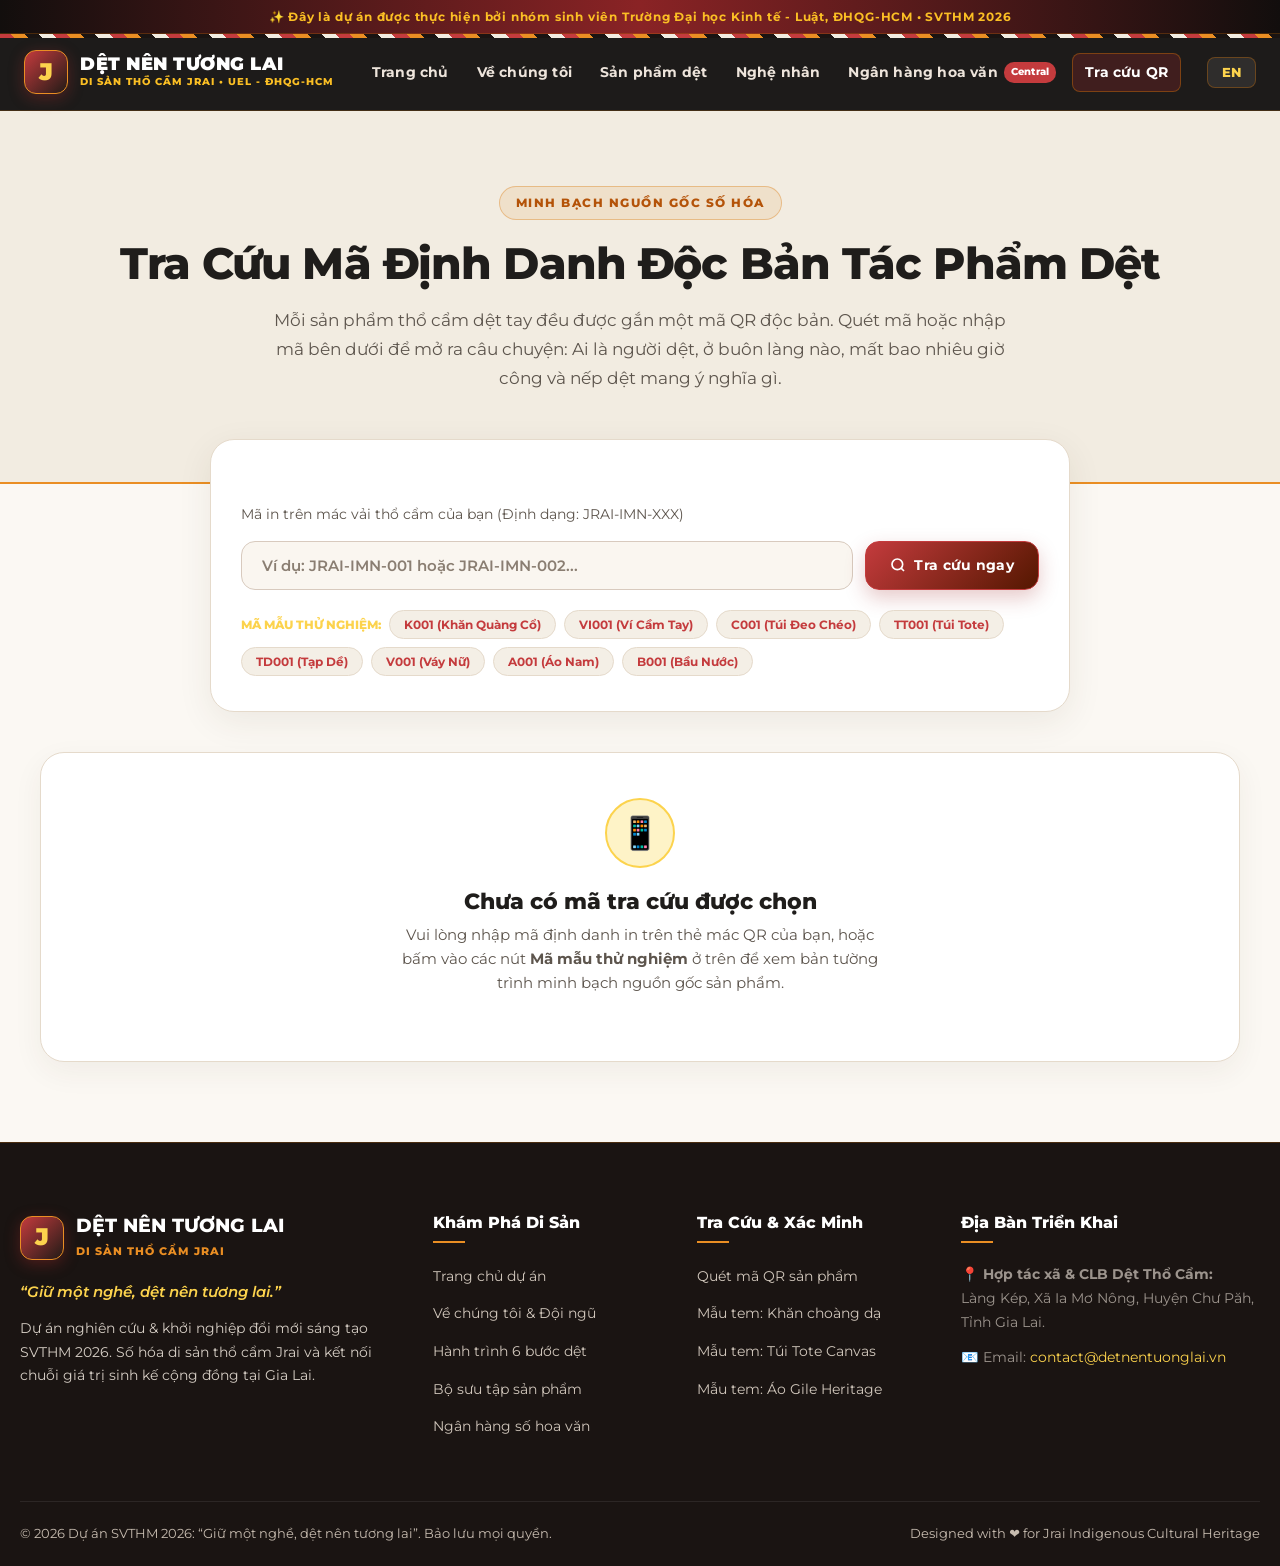
<file: traceability.html>
<!DOCTYPE html>
<html lang="vi">
<head>
  <meta charset="UTF-8">
  <meta name="viewport" content="width=device-width, initial-scale=1.0">
  <title>Tra Cứu Mã Định Danh QR Thổ Cẩm — Dệt Nên Tương Lai | SVTHM 2026</title>
  <meta name="description" content="Hệ thống tra cứu số hóa minh bạch nguồn gốc sản phẩm thổ cẩm Jrai: biết ai dệt, dệt ở đâu, mất bao nhiêu giờ công và ý nghĩa hoa văn thiêng liêng đằng sau nếp dệt.">
  <link rel="stylesheet" href="styles/main.css">
</head>
<body class="lang-vi">

  <!-- TOP NOTICE BAR -->
  <div class="top-notice-bar">
    <span class="lang-vi">✨ Đây là dự án được thực hiện bởi nhóm sinh viên Trường Đại học Kinh tế - Luật, ĐHQG-HCM • SVTHM 2026</span>
    <span class="lang-en">✨ Project developed by students of University of Economics and Law, VNU-HCM • SVTHM 2026</span>
  </div>

  <!-- MAIN HEADER -->
  <header class="main-header brocade-border-top">
    <div class="container header-container">
      <a href="index.html" class="logo">
        <div class="logo-badge">J</div>
        <div class="logo-text-wrap">
          <span class="logo-title">DỆT NÊN TƯƠNG LAI</span>
          <span class="logo-subtitle">DI SẢN THỔ CẨM JRAI • UEL - ĐHQG-HCM</span>
        </div>
      </a>

      <nav class="main-nav" id="main-nav">
        <ul class="nav-list">
          <li><a href="index.html" class="nav-link"><span class="lang-vi">Trang chủ</span><span class="lang-en">Home</span></a></li>
          <li><a href="about.html" class="nav-link"><span class="lang-vi">Về chúng tôi</span><span class="lang-en">About Us</span></a></li>
          <li><a href="products.html" class="nav-link"><span class="lang-vi">Sản phẩm dệt</span><span class="lang-en">Brocade Products</span></a></li>
          <li><a href="artisans.html" class="nav-link"><span class="lang-vi">Nghệ nhân</span><span class="lang-en">Master Artisans</span></a></li>
          <li><a href="motifs.html" class="nav-link"><span class="lang-vi">Ngân hàng hoa văn</span><span class="lang-en">Cultural Bank</span><span class="nav-badge-pill">Central</span></a></li>
          <li><a href="traceability.html" class="nav-link active"><span class="lang-vi">Tra cứu QR</span><span class="lang-en">QR Traceability</span></a></li>
        </ul>
      </nav>

      <div class="header-actions">
        <button class="lang-switch-btn" id="lang-toggle-btn" title="Language Switcher">
          <span class="lang-vi">EN</span>
          <span class="lang-en">VI</span>
        </button>
        <button class="mobile-toggle" id="mobile-toggle" aria-label="Menu">
          <svg xmlns="http://www.w3.org/2000/svg" width="24" height="24" viewBox="0 0 24 24" fill="none" stroke="currentColor" stroke-width="2"><line x1="3" y1="12" x2="21" y2="12"></line><line x1="3" y1="6" x2="21" y2="6"></line><line x1="3" y1="18" x2="21" y2="18"></line></svg>
        </button>
      </div>
    </div>
  </header>

  <!-- TRACEABILITY HERO -->
  <section class="section section-watermark-field" style="padding: 75px 0 90px; border-bottom: 2px solid var(--color-forest-gold);">
    <div class="container text-center">
      <span class="section-tag gold">
        <span class="lang-vi">Minh bạch nguồn gốc số hóa</span>
        <span class="lang-en">Digitized Heritage Traceability</span>
      </span>
      <h1 class="section-title" style="margin-bottom: 15px;">
        <span class="lang-vi">Tra Cứu Mã Định Danh Độc Bản Tác Phẩm Dệt</span>
        <span class="lang-en">Trace Your Unique Handwoven Brocade Identity</span>
      </h1>
      <p class="section-desc" style="max-width: 760px; margin: 0 auto;">
        <span class="lang-vi">Mỗi sản phẩm thổ cẩm dệt tay đều được gắn một mã QR độc bản. Quét mã hoặc nhập mã bên dưới để mở ra câu chuyện: Ai là người dệt, ở buôn làng nào, mất bao nhiêu giờ công và nếp dệt mang ý nghĩa gì.</span>
        <span class="lang-en">Every handwoven piece carries a unique QR tag. Scan or enter the code below to reveal who wove it, in which village, the hours spent, and sacred motif wisdom.</span>
      </p>
    </div>
  </section>

  <!-- SEARCH BOX & RESULTS -->
  <section class="section section-watermark-mist" style="padding-top: 0;">
    <div class="container">
      <!-- Search Input Card -->
      <div class="trace-search-box">
        <h3 style="font-size: 1.25rem; font-weight: 800; color: #FFFFFF; margin-bottom: 4px;">
          <span class="lang-vi">Nhập mã tem sản phẩm hoặc chọn mã mẫu</span>
          <span class="lang-en">Enter Product Tag Code or Select a Sample</span>
        </h3>
        <p style="font-size: 0.85rem; color: var(--color-text-muted); margin-bottom: 15px;">
          <span class="lang-vi">Mã in trên mác vải thổ cẩm của bạn (Định dạng: JRAI-IMN-XXX)</span>
          <span class="lang-en">Code printed on your brocade fabric label (Format: JRAI-IMN-XXX)</span>
        </p>

        <div class="trace-input-wrap">
          <input type="text" id="trace-code-input" class="trace-input" placeholder="Ví dụ: JRAI-IMN-001 hoặc JRAI-IMN-002...">
          <button class="btn btn-primary" id="trace-search-btn">
            <svg xmlns="http://www.w3.org/2000/svg" width="16" height="16" viewBox="0 0 24 24" fill="none" stroke="currentColor" stroke-width="2.5"><circle cx="11" cy="11" r="8"></circle><line x1="21" y1="21" x2="16.65" y2="16.65"></line></svg>
            <span class="lang-vi">Tra cứu ngay</span>
            <span class="lang-en">Trace Origin</span>
          </button>
        </div>

        <!-- Các mã gợi ý để Ban Giám Khảo bấm thử ngay -->
        <div class="sample-codes-pills">
          <span style="font-size: 0.76rem; font-weight: 800; color: var(--color-amber-glow); text-transform: uppercase;">
            <span class="lang-vi">Mã mẫu thử nghiệm:</span>
            <span class="lang-en">Try Sample Codes:</span>
          </span>
          <button class="sample-pill" data-code="K001">K001 (Khăn Quàng Cổ)</button>
          <button class="sample-pill" data-code="VI001">VI001 (Ví Cầm Tay)</button>
          <button class="sample-pill" data-code="C001">C001 (Túi Đeo Chéo)</button>
          <button class="sample-pill" data-code="TT001">TT001 (Túi Tote)</button>
          <button class="sample-pill" data-code="TD001">TD001 (Tạp Dề)</button>
          <button class="sample-pill" data-code="V001">V001 (Váy Nữ)</button>
          <button class="sample-pill" data-code="A001">A001 (Áo Nam)</button>
          <button class="sample-pill" data-code="B001">B001 (Bầu Nước)</button>
        </div>
      </div>

      <!-- Container kết quả tra cứu (Load động qua js/main.js) -->
      <div id="trace-result-container">
        <!-- Khi mới vào trang: hướng dẫn trực quan -->
        <div style="background: #FFFFFF; border-radius: var(--radius-xl); padding: 45px 30px; text-align: center; border: 1px solid var(--color-cotton-border); box-shadow: 0 10px 30px rgba(60, 45, 30, 0.06);">
          <div style="width: 70px; height: 70px; border-radius: 50%; background: #FEF3C7; border: 2px solid #FCD34D; margin: 0 auto 20px; display: flex; align-items: center; justify-content: center; color: #B45309; font-size: 2rem;">
            📱
          </div>
          <h3 style="font-size: 1.35rem; font-weight: 800; color: #1F1D1B; margin-bottom: 8px;">
            <span class="lang-vi">Chưa có mã tra cứu được chọn</span>
            <span class="lang-en">No Trace Code Selected</span>
          </h3>
          <p style="color: #5D554D; max-width: 500px; margin: 0 auto 20px; font-size: 0.95rem;">
            <span class="lang-vi">Vui lòng nhập mã định danh in trên thẻ mác QR của bạn, hoặc bấm vào các nút <strong>Mã mẫu thử nghiệm</strong> ở trên để xem bản tường trình minh bạch nguồn gốc sản phẩm.</span>
            <span class="lang-en">Please enter the tag ID from your product label or click one of the <strong>Sample Codes</strong> above to explore the verifiable story.</span>
          </p>
        </div>
      </div>
    </div>
  </section>

  <!-- MAIN FOOTER -->
  <footer class="main-footer">
    <div class="container footer-top">
      <div>
        <div class="footer-logo-wrap">
          <div class="logo-badge">J</div>
          <div>
            <h3 style="font-family: var(--font-serif); font-size: 1.2rem; color: #fff;">DỆT NÊN TƯƠNG LAI</h3>
            <span style="font-size: 0.7rem; color: var(--color-forest-gold); font-weight: 800; letter-spacing: 1px;">DI SẢN THỔ CẨM JRAI</span>
          </div>
        </div>
        <p class="footer-tagline">“Giữ một nghề, dệt nên tương lai.”</p>
        <p class="footer-desc">
          Dự án nghiên cứu & khởi nghiệp đổi mới sáng tạo SVTHM 2026. Số hóa di sản thổ cẩm Jrai và kết nối chuỗi giá trị sinh kế cộng đồng tại Gia Lai.
        </p>
      </div>

      <div>
        <h4 class="footer-col-title">Khám Phá Di Sản</h4>
        <ul class="footer-links">
          <li><a href="index.html">Trang chủ dự án</a></li>
          <li><a href="about.html">Về chúng tôi & Đội ngũ</a></li>
          <li><a href="about.html#journey">Hành trình 6 bước dệt</a></li>
          <li><a href="products.html">Bộ sưu tập sản phẩm</a></li>
          <li><a href="motifs.html">Ngân hàng số hoa văn</a></li>
        </ul>
      </div>

      <div>
        <h4 class="footer-col-title">Tra Cứu & Xác Minh</h4>
        <ul class="footer-links">
          <li><a href="traceability.html">Quét mã QR sản phẩm</a></li>
          <li><a href="traceability.html?code=JRAI-IMN-001">Mẫu tem: Khăn choàng dạ</a></li>
          <li><a href="traceability.html?code=JRAI-IMN-002">Mẫu tem: Túi Tote Canvas</a></li>
          <li><a href="traceability.html?code=JRAI-IMN-003">Mẫu tem: Áo Gile Heritage</a></li>
        </ul>
      </div>

      <div>
        <h4 class="footer-col-title">Địa Bàn Triển Khai</h4>
        <p style="font-size: 0.88rem; color: #9C948D; line-height: 1.7; margin-bottom: 12px;">
          📍 <strong>Hợp tác xã & CLB Dệt Thổ Cẩm:</strong><br>
          Làng Kép, Xã Ia Mơ Nông, Huyện Chư Păh, Tỉnh Gia Lai.
        </p>
        <p style="font-size: 0.88rem; color: #9C948D; line-height: 1.7;">
          📧 Email: <a href="mailto:contact@detnentuonglai.vn" style="color: var(--color-amber-glow);">contact@detnentuonglai.vn</a>
        </p>
      </div>
    </div>

    <div class="container footer-bottom">
      <div>© 2026 Dự án SVTHM 2026: “Giữ một nghề, dệt nên tương lai”. Bảo lưu mọi quyền.</div>
      <div>Designed with ❤️ for Jrai Indigenous Cultural Heritage</div>
    </div>
  </footer>

  <!-- SCRIPTS -->
  <script src="js/products-data.js"></script>
  <script src="js/artisans-data.js"></script>
  <script src="js/motifs-data.js"></script>
  <script src="js/main.js"></script>
</body>
</html>
</file>
<file: styles/main.css>
/* ==========================================================================
   DỰ ÁN SVTHM2026: GIỮ MỘT NGHỀ - DỆT NÊN TƯƠNG LAI
   MAIN DESIGN SYSTEM & STYLESHEET
   Phong cách: Đại ngàn Tây Nguyên Đương Đại (Modern Highland Heritage)
   Typography: Trọn bộ gia đình Montserrat (300, 400, 500, 600, 700, 800, 900)
   ========================================================================== */

@import url('https://fonts.googleapis.com/css2?family=Montserrat:ital,wght@0,300;0,400;0,500;0,600;0,700;0,800;0,900;1,400;1,600;1,700&family=Roboto:wght@300;400;500;700&display=swap');

/* --- CSS VARIABLES (TOKENS) --- */
:root {
  /* Bảng màu Tây Nguyên Tone Nóng Cốt Lõi - Warm Highland Heritage Theme */
  --color-bazan-red: #C43B3D;
  --color-bazan-dark: #8A2325;
  --color-bazan-deep: #541700;
  --color-bazan-light: #E0585A;
  
  --color-indigo-black: #1A1412;
  --color-charcoal-deep: #221B17;
  --color-charcoal-surface: #2B221D;
  --color-charcoal-border: #48382F;
  
  --color-forest-gold: #EA8E23;
  --color-forest-gold-light: #FBBF24;
  --color-amber-glow: #FCD34D;
  
  --color-bark-brown: #3E2719;
  --color-earth-warm: #5A3622;
  
  /* Tone Be Solid & Bông Thô Tự Nhiên Tây Nguyên - Tươi sáng, sang trọng, cực kỳ dễ đọc */
  --color-cotton-ivory: #FBF8F3;       /* Nền trang chính: Be Solid sáng tự nhiên */
  --color-cotton-surface: #F2ECE1;     /* Nền section xen kẽ: Be solid mộc ấm */
  --color-cotton-border: #E5DACB;      /* Viền be tự nhiên thanh lịch */
  
  --color-moss-green: #3D7535;

  --color-text-main: #1F1D1B;          /* Chữ chính: Than bazan đậm, siêu rõ nét trên nền be */
  --color-text-muted: #5D554D;         /* Chữ phụ: Nâu xám trầm dễ đọc */
  --color-text-light: #8A7E72;
  --color-text-on-dark: #FBF9F5;
  --color-text-light: #9E9184;
  --color-text-on-dark: #FBF9F5;
  
  /* Typography không chân hiện đại chuẩn Montserrat */
  --font-heading: 'Montserrat', system-ui, -apple-system, sans-serif;
  --font-sans: 'Montserrat', 'Roboto', system-ui, -apple-system, sans-serif;
  
  /* Container & Shadows */
  --container-max: 1240px;
  --radius-sm: 8px;
  --radius-md: 14px;
  --radius-lg: 20px;
  --radius-xl: 24px;
  --radius-full: 9999px;
  
  --shadow-subtle: 0 4px 15px rgba(0, 0, 0, 0.25);
  --shadow-card: 0 10px 30px rgba(0, 0, 0, 0.4);
  --shadow-hover: 0 18px 45px rgba(185, 56, 58, 0.35);
  --shadow-dark: 0 15px 40px rgba(0, 0, 0, 0.6);

  --transition-smooth: all 0.3s cubic-bezier(0.25, 0.8, 0.25, 1);
}

/* --- RESET & BASE STYLES --- */
*, *::before, *::after {
  box-sizing: border-box;
  margin: 0;
  padding: 0;
}

html {
  font-size: 16px;
  scroll-behavior: smooth;
  -webkit-font-smoothing: antialiased;
}

body {
  font-family: var(--font-sans);
  background-color: var(--color-cotton-ivory);
  color: var(--color-text-main);
  line-height: 1.6;
  overflow-x: hidden;
  min-height: 100vh;
  display: flex;
  flex-direction: column;
}

h1, h2, h3, h4, h5, h6 {
  font-family: var(--font-heading);
  color: #1F1D1B;
  font-weight: 800;
  line-height: 1.25;
}

.hero-section h1, .hero-section h2, .hero-section h3, .hero-section h4, .hero-section h5, .hero-section h6,
.team-section-container h2, .team-section-container h3, .team-section-container h4,
.main-footer h1, .main-footer h2, .main-footer h3,
.top-bar, .main-header {
  color: #FFFFFF !important;
}

img {
  max-width: 100%;
  height: auto;
  display: block;
}

a {
  color: inherit;
  text-decoration: none;
  transition: var(--transition-smooth);
}

button, input, select, textarea {
  font-family: inherit;
  font-size: inherit;
  border: none;
  outline: none;
}

ul, ol {
  list-style: none;
}

/* --- ĐA NGÔN NGỮ (VI/EN SWITCHER) --- */
body.lang-vi .lang-en { display: none !important; }
body.lang-en .lang-vi { display: none !important; }

/* --- TIỆN ÍCH DÙNG CHUNG --- */
.container {
  width: 100%;
  max-width: var(--container-max);
  margin-left: auto;
  margin-right: auto;
  padding-left: 20px;
  padding-right: 20px;
}

.section {
  padding: 80px 0;
  position: relative;
}

.section-tag {
  display: inline-flex;
  align-items: center;
  gap: 8px;
  padding: 6px 16px;
  background-color: rgba(168, 40, 43, 0.08);
  border: 1px solid rgba(168, 40, 43, 0.25);
  color: var(--color-bazan-red);
  font-size: 0.78rem;
  font-weight: 800;
  text-transform: uppercase;
  letter-spacing: 1.5px;
  border-radius: var(--radius-full);
  margin-bottom: 16px;
}

.section-tag.gold {
  background-color: rgba(217, 119, 6, 0.1);
  border-color: rgba(217, 119, 6, 0.35);
  color: #B45309;
}

.section-title {
  font-size: clamp(2rem, 3.8vw, 2.75rem);
  font-weight: 800;
  color: #1F1D1B;
  line-height: 1.25;
  margin-bottom: 18px;
  letter-spacing: -0.02em;
}

.section-desc {
  font-size: 1.05rem;
  color: #5D554D;
  max-width: 680px;
  line-height: 1.7;
}

.text-center {
  text-align: center;
}

.text-center .section-desc {
  margin-left: auto;
  margin-right: auto;
}

/* ==========================================================================
   SOLID BEIGE SECTION BACKGROUNDS (MÀU BE SOLID ĐẠI NGÀN SANG TRỌNG)
   ========================================================================== */
.section-watermark-weave,
.section-watermark-mist,
.section-watermark-feast,
.section-watermark-stilt {
  background-color: var(--color-cotton-ivory) !important;
  background-image: none !important;
}

.section-watermark-hearth,
.section-watermark-gathering,
.section-watermark-artisans,
.section-watermark-field,
.section-watermark-kids {
  background-color: var(--color-cotton-surface) !important;
  background-image: none !important;
}

/* Nhãn trung gian kết nối phi thương mại */
.product-intermediary-badge {
  display: inline-flex;
  align-items: center;
  gap: 5px;
  font-size: 0.76rem;
  font-weight: 700;
  color: #92400E;
  background: #FEF3C7;
  border: 1px solid #FCD34D;
  padding: 4px 10px;
  border-radius: var(--radius-sm);
  letter-spacing: 0.2px;
}

/* Thổ cẩm Brocade Border Pattern */
.brocade-border-top {
  position: relative;
}
.brocade-border-top::before {
  content: '';
  position: absolute;
  top: 0;
  left: 0;
  right: 0;
  height: 4px;
  background: repeating-linear-gradient(
    45deg,
    var(--color-bazan-red),
    var(--color-bazan-red) 10px,
    var(--color-forest-gold) 10px,
    var(--color-forest-gold) 20px,
    var(--color-indigo-black) 20px,
    var(--color-indigo-black) 30px,
    var(--color-cotton-surface) 30px,
    var(--color-cotton-surface) 40px
  );
  z-index: 5;
}

/* --- BUTTONS --- */
.btn {
  display: inline-flex;
  align-items: center;
  justify-content: center;
  gap: 8px;
  padding: 12px 24px;
  border-radius: var(--radius-md);
  font-size: 0.9rem;
  font-weight: 700;
  letter-spacing: 0.3px;
  cursor: pointer;
  transition: var(--transition-smooth);
  text-decoration: none;
}

.btn-primary {
  background: linear-gradient(135deg, var(--color-bazan-red) 0%, var(--color-bazan-deep) 100%);
  color: #fff;
  border: 1px solid var(--color-bazan-red);
  box-shadow: 0 8px 20px rgba(158, 42, 43, 0.25);
}

.btn-primary:hover {
  background: linear-gradient(135deg, var(--color-bazan-light) 0%, var(--color-bazan-red) 100%);
  transform: translateY(-2px);
  box-shadow: 0 12px 28px rgba(158, 42, 43, 0.35);
  color: #fff;
}

.btn-gold {
  background: linear-gradient(135deg, var(--color-forest-gold) 0%, #b45309 100%);
  color: #fff;
  box-shadow: 0 8px 20px rgba(217, 119, 6, 0.25);
}

.btn-gold:hover {
  transform: translateY(-2px);
  box-shadow: 0 12px 28px rgba(217, 119, 6, 0.35);
}

/* Nút liên hệ mua nhanh Zalo & Messenger - Tông màu Nóng Tây Nguyên (Cam & Vàng Nổi bật) */
.btn-zalo {
  background: linear-gradient(135deg, #F97316 0%, #EA580C 50%, #C2410C 100%);
  color: #fff !important;
  font-weight: 700;
  white-space: nowrap;
  box-shadow: 0 4px 16px rgba(234, 88, 12, 0.35);
  border: 1px solid rgba(255, 255, 255, 0.15);
  display: inline-flex;
  align-items: center;
  justify-content: center;
  gap: 8px;
}
.btn-zalo:hover {
  background: linear-gradient(135deg, #FB923C 0%, #EA580C 100%);
  color: #fff !important;
  transform: translateY(-2px);
  box-shadow: 0 8px 24px rgba(234, 88, 12, 0.45);
}

.btn-messenger {
  background: linear-gradient(135deg, #F59E0B 0%, #D97706 50%, #B45309 100%);
  color: #fff !important;
  font-weight: 700;
  white-space: nowrap;
  box-shadow: 0 4px 16px rgba(217, 119, 6, 0.35);
  border: 1px solid rgba(255, 255, 255, 0.15);
  display: inline-flex;
  align-items: center;
  justify-content: center;
  gap: 8px;
}
.btn-messenger:hover {
  background: linear-gradient(135deg, #FBBF24 0%, #D97706 100%);
  color: #fff !important;
  transform: translateY(-2px);
  box-shadow: 0 8px 24px rgba(217, 119, 6, 0.45);
}

.btn-outline {
  background: transparent;
  color: var(--color-bazan-red) !important;
  border: 1.5px solid var(--color-bazan-red);
  font-weight: 700;
}
.btn-outline:hover {
  background-color: var(--color-bazan-red);
  color: #FFFFFF !important;
  transform: translateY(-2px);
  box-shadow: 0 6px 18px rgba(168, 40, 43, 0.25);
}

.hero-section .btn-outline {
  background: rgba(255, 255, 255, 0.08);
  color: #FFFFFF !important;
  border: 1.5px solid rgba(229, 138, 31, 0.65);
  backdrop-filter: blur(8px);
}
.hero-section .btn-outline:hover {
  border-color: var(--color-amber-glow);
  background-color: rgba(229, 138, 31, 0.25);
  color: #FFFFFF !important;
}

.btn-outline-dark {
  background: #FAF5EE;
  color: #1F1D1B !important;
  border: 1px solid #D8CABE;
  font-weight: 700;
  transition: var(--transition-smooth);
}
.btn-outline-dark:hover {
  background: var(--color-bazan-red);
  color: #FFFFFF !important;
  border-color: var(--color-bazan-red);
}

.btn-sm {
  padding: 8px 16px;
  font-size: 0.82rem;
  border-radius: var(--radius-sm);
}

/* ==========================================================================
   HEADER & NAVIGATION
   ========================================================================== */
.top-notice-bar {
  background: linear-gradient(90deg, #120e0d 0%, var(--color-bazan-dark) 50%, #120e0d 100%);
  color: var(--color-forest-gold-light);
  font-size: 0.76rem;
  font-weight: 700;
  letter-spacing: 0.8px;
  padding: 7px 15px;
  text-align: center;
  border-bottom: 1px solid rgba(217, 119, 6, 0.25);
}

.main-header {
  position: sticky;
  top: 0;
  z-index: 100;
  background-color: rgba(20, 18, 17, 0.96);
  backdrop-filter: blur(14px);
  -webkit-backdrop-filter: blur(14px);
  border-bottom: 1px solid rgba(217, 119, 6, 0.2);
}

.header-container {
  display: flex;
  align-items: center;
  justify-content: space-between;
  height: 76px;
  max-width: 1440px;
  width: 100%;
  padding-left: 24px;
  padding-right: 24px;
  gap: 16px;
}

.logo {
  display: flex;
  align-items: center;
  gap: 12px;
  flex-shrink: 0;
}

.logo-badge {
  width: 44px;
  height: 44px;
  background: linear-gradient(135deg, var(--color-bazan-red) 0%, var(--color-charcoal-deep) 100%);
  border: 1.5px solid var(--color-forest-gold);
  border-radius: 12px;
  display: flex;
  align-items: center;
  justify-content: center;
  color: var(--color-amber-glow);
  font-size: 1.5rem;
  font-weight: 900;
  box-shadow: 0 4px 15px rgba(158, 42, 43, 0.4);
  flex-shrink: 0;
}

.logo-text-wrap {
  display: flex;
  flex-direction: column;
}

.logo-title {
  font-size: 1.12rem;
  font-weight: 900;
  color: #FFFFFF;
  letter-spacing: 0.5px;
  line-height: 1.15;
  white-space: nowrap;
}

.logo-subtitle {
  font-size: 0.65rem;
  font-weight: 800;
  color: var(--color-forest-gold-light);
  text-transform: uppercase;
  letter-spacing: 1px;
  white-space: nowrap;
}

.main-nav .nav-list {
  display: flex;
  align-items: center;
  gap: 4px;
  flex-wrap: nowrap;
}

.nav-link {
  padding: 8px 12px;
  border-radius: var(--radius-sm);
  color: #EDE4DB;
  font-size: 0.85rem;
  font-weight: 700;
  letter-spacing: 0.2px;
  transition: var(--transition-smooth);
  display: inline-flex;
  align-items: center;
  gap: 6px;
  white-space: nowrap;
}

.nav-link:hover, .nav-link.active {
  color: var(--color-amber-glow);
  background-color: rgba(255, 255, 255, 0.06);
}

.nav-link.active {
  background-color: rgba(158, 42, 43, 0.28);
  border: 1px solid rgba(217, 119, 6, 0.4);
  color: #fff;
}

.nav-badge-pill {
  font-size: 0.65rem;
  padding: 2px 7px;
  background: var(--color-bazan-red);
  color: #fff;
  border-radius: 10px;
  font-weight: 800;
}

.header-actions {
  display: flex;
  align-items: center;
  gap: 12px;
  flex-shrink: 0;
}

.lang-switch-btn {
  background: rgba(255, 255, 255, 0.08);
  border: 1px solid rgba(217, 119, 6, 0.35);
  color: var(--color-amber-glow);
  padding: 7px 14px;
  border-radius: var(--radius-sm);
  font-size: 0.8rem;
  font-weight: 800;
  cursor: pointer;
  transition: var(--transition-smooth);
}
.lang-switch-btn:hover {
  background: var(--color-forest-gold);
  color: #141211;
}

.mobile-toggle {
  display: none;
  background: rgba(255, 255, 255, 0.08);
  border: 1px solid var(--color-charcoal-border);
  color: #FFFFFF;
  width: 42px;
  height: 42px;
  border-radius: var(--radius-sm);
  cursor: pointer;
  align-items: center;
  justify-content: center;
}

/* ==========================================================================
   HERO BANNER
   ========================================================================== */
.hero-section {
  position: relative;
  background-color: var(--color-indigo-black);
  color: #fff;
  min-height: 600px;
  display: flex;
  align-items: center;
  overflow: hidden;
}

.hero-bg-overlay {
  position: absolute;
  inset: 0;
  background: 
    linear-gradient(to right, rgba(20, 18, 17, 0.96) 0%, rgba(20, 18, 17, 0.82) 48%, rgba(20, 18, 17, 0.45) 100%),
    radial-gradient(circle at 80% 30%, rgba(158, 42, 43, 0.35) 0%, transparent 60%);
  z-index: 2;
  pointer-events: none;
}

/* Hero Carousel Slider */
.hero-slider {
  position: absolute;
  inset: 0;
  z-index: 1;
  overflow: hidden;
}

.hero-slide {
  position: absolute;
  inset: 0;
  opacity: 0;
  transform: scale(1.05);
  transition: opacity 1.2s cubic-bezier(0.4, 0, 0.2, 1), transform 7s ease-out;
  pointer-events: none;
}

.hero-slide.active {
  opacity: 1;
  transform: scale(1);
  pointer-events: auto;
}

.hero-bg-image {
  position: absolute;
  inset: 0;
  width: 100%;
  height: 100%;
  object-fit: cover;
  object-position: center 35%;
  filter: saturate(1.15) contrast(1.1);
}

.hero-slide-caption {
  position: absolute;
  bottom: 22px;
  right: 28px;
  background: rgba(20, 18, 17, 0.78);
  backdrop-filter: blur(8px);
  border: 1px solid rgba(217, 119, 6, 0.45);
  color: var(--color-amber-glow);
  font-size: 0.75rem;
  font-weight: 700;
  padding: 6px 14px;
  border-radius: var(--radius-full);
  z-index: 5;
  letter-spacing: 0.6px;
  box-shadow: 0 4px 15px rgba(0, 0, 0, 0.4);
}

.hero-slider-controls {
  position: absolute;
  bottom: 22px;
  left: 28px;
  display: flex;
  align-items: center;
  gap: 10px;
  z-index: 5;
  background: rgba(20, 18, 17, 0.75);
  padding: 5px 12px;
  border-radius: var(--radius-full);
  border: 1px solid rgba(255, 255, 255, 0.15);
  backdrop-filter: blur(8px);
}

.hero-slider-btn {
  background: transparent;
  color: #fff;
  font-size: 1.1rem;
  cursor: pointer;
  width: 26px;
  height: 26px;
  display: flex;
  align-items: center;
  justify-content: center;
  border-radius: 50%;
  transition: var(--transition-smooth);
}

.hero-slider-btn:hover {
  background: var(--color-forest-gold);
  color: #141211;
}

.hero-slider-dots {
  display: flex;
  align-items: center;
  gap: 6px;
}

.hero-slider-dot {
  width: 7px;
  height: 7px;
  border-radius: 50%;
  background: rgba(255, 255, 255, 0.35);
  cursor: pointer;
  transition: var(--transition-smooth);
}

.hero-slider-dot.active {
  width: 20px;
  border-radius: 10px;
  background: var(--color-amber-glow);
}

.hero-content {
  position: relative;
  z-index: 3;
  max-width: 760px;
  padding: 75px 0 65px;
}

.hero-tagline {
  display: inline-flex;
  align-items: center;
  gap: 8px;
  background: rgba(158, 42, 43, 0.45);
  border: 1px solid rgba(217, 119, 6, 0.55);
  color: var(--color-amber-glow);
  padding: 6px 18px;
  border-radius: var(--radius-full);
  font-size: 0.78rem;
  font-weight: 800;
  letter-spacing: 1.5px;
  text-transform: uppercase;
  margin-bottom: 20px;
}

.hero-title {
  color: #FFFFFF !important;
  text-shadow: 0 3px 18px rgba(0, 0, 0, 0.85);
  font-size: clamp(2.3rem, 4.8vw, 3.6rem);
  font-weight: 900;
  line-height: 1.16;
  margin-bottom: 20px;
  letter-spacing: -0.02em;
}

.hero-title-highlight {
  color: #FBBF24;
  background: linear-gradient(90deg, #F59E0B 0%, #FBBF24 50%, #F97316 100%);
  -webkit-background-clip: text;
  background-clip: text;
  -webkit-text-fill-color: transparent;
  display: inline-block;
}

.hero-desc {
  font-size: 1.05rem;
  color: #D6CEC5;
  line-height: 1.7;
  margin-bottom: 35px;
  font-weight: 400;
}

.hero-actions {
  display: flex;
  flex-wrap: wrap;
  gap: 14px;
  margin-bottom: 45px;
}

.hero-stats-grid {
  display: grid;
  grid-template-columns: repeat(4, 1fr);
  gap: 20px;
  padding-top: 25px;
  border-top: 1px solid rgba(217, 119, 6, 0.25);
}

.hero-stat-item {
  display: flex;
  flex-direction: column;
}

.hero-stat-num {
  font-size: 1.9rem;
  font-weight: 900;
  color: var(--color-amber-glow);
  line-height: 1.1;
}

.hero-stat-label {
  font-size: 0.78rem;
  color: #E8DFD5;
  text-transform: uppercase;
  letter-spacing: 0.8px;
  margin-top: 4px;
  font-weight: 700;
}

/* ==========================================================================
   PROBLEM & INNOVATION
   ========================================================================== */
.innovation-grid {
  display: grid;
  grid-template-columns: 1fr 1fr;
  gap: 50px;
  align-items: center;
}

.innovation-card-box {
  background: #FFFFFF;
  border-radius: var(--radius-lg);
  padding: 40px;
  border: 1px solid var(--color-cotton-border);
  box-shadow: 0 8px 30px rgba(60, 45, 30, 0.06);
}

.pillar-item {
  display: flex;
  gap: 18px;
  margin-top: 24px;
}

.pillar-icon {
  width: 50px;
  height: 50px;
  border-radius: var(--radius-md);
  background: rgba(168, 40, 43, 0.1);
  border: 1px solid rgba(168, 40, 43, 0.25);
  color: var(--color-bazan-red);
  display: flex;
  align-items: center;
  justify-content: center;
  font-size: 1.2rem;
  font-weight: 800;
  flex-shrink: 0;
}

.pillar-icon.gold {
  background: rgba(217, 119, 6, 0.1);
  border-color: rgba(217, 119, 6, 0.3);
  color: #B45309;
}

.pillar-icon.green {
  background: rgba(61, 117, 53, 0.1);
  border-color: rgba(61, 117, 53, 0.3);
  color: #2D6A28;
}

.pillar-title {
  font-size: 1.05rem;
  font-weight: 800;
  color: #1F1D1B;
  margin-bottom: 4px;
}

.pillar-desc {
  font-size: 0.88rem;
  color: #5D554D;
  line-height: 1.6;
}

/* ==========================================================================
   PRODUCT CARDS & GRID
   ========================================================================== */
.products-grid {
  display: grid;
  grid-template-columns: repeat(auto-fill, minmax(280px, 1fr));
  gap: 30px;
  margin-top: 35px;
}

.product-card {
  background: #FFFFFF;
  border-radius: var(--radius-lg);
  overflow: hidden;
  border: 1px solid var(--color-cotton-border);
  box-shadow: 0 6px 20px rgba(60, 45, 30, 0.06);
  transition: var(--transition-smooth);
  display: flex;
  flex-direction: column;
}

.product-card:hover {
  transform: translateY(-6px);
  box-shadow: 0 16px 36px rgba(168, 40, 43, 0.15);
  border-color: var(--color-bazan-red);
}

.product-img-wrap {
  position: relative;
  width: 100%;
  aspect-ratio: 4/3;
  overflow: hidden;
  background-color: var(--color-cotton-surface);
}

.product-img {
  width: 100%;
  height: 100%;
  object-fit: cover;
  transition: transform 0.6s ease;
}

.product-card:hover .product-img {
  transform: scale(1.06);
}

.product-hours-badge {
  position: absolute;
  bottom: 12px;
  left: 12px;
  background: rgba(20, 18, 17, 0.88);
  backdrop-filter: blur(6px);
  color: var(--color-amber-glow);
  font-size: 0.74rem;
  font-weight: 800;
  padding: 4px 10px;
  border-radius: var(--radius-sm);
  border: 1px solid rgba(217, 119, 6, 0.35);
  display: flex;
  align-items: center;
  gap: 5px;
}

.product-qr-badge {
  position: absolute;
  top: 12px;
  right: 12px;
  background: var(--color-bazan-red);
  color: #fff;
  font-size: 0.7rem;
  font-weight: 800;
  padding: 4px 9px;
  border-radius: 6px;
  letter-spacing: 0.5px;
  cursor: pointer;
  transition: var(--transition-smooth);
}
.product-qr-badge:hover {
  background: var(--color-forest-gold);
}

.product-body {
  padding: 22px;
  display: flex;
  flex-direction: column;
  flex: 1;
}

.product-category {
  font-size: 0.74rem;
  font-weight: 800;
  text-transform: uppercase;
  color: #B45309;
  letter-spacing: 1px;
  margin-bottom: 6px;
}

.product-title {
  font-size: 1.08rem;
  font-weight: 800;
  color: #1F1D1B;
  line-height: 1.35;
  margin-bottom: 8px;
  display: -webkit-box;
  -webkit-line-clamp: 2;
  -webkit-box-orient: vertical;
  overflow: hidden;
}

.product-title a {
  color: #1F1D1B;
}
.product-title a:hover {
  color: var(--color-bazan-red);
}

.product-artisan-link {
  font-size: 0.86rem;
  color: var(--color-bazan-red);
  font-weight: 700;
  display: inline-flex;
  align-items: center;
  gap: 6px;
  margin-bottom: 14px;
}
.product-artisan-link:hover {
  text-decoration: underline;
  color: var(--color-bazan-dark);
}

.product-footer {
  margin-top: auto;
  padding-top: 14px;
  border-top: 1px solid var(--color-cotton-border);
}

.product-price-row {
  display: flex;
  align-items: center;
  justify-content: space-between;
  margin-bottom: 12px;
}

.product-price {
  font-size: 1.22rem;
  font-weight: 900;
  color: var(--color-bazan-red);
}

.product-actions-row {
  display: flex;
  gap: 6px;
}

.btn-detail {
  padding: 5px 12px;
  font-size: 0.78rem;
  font-weight: 800;
  background: #FEF3C7;
  color: #92400E;
  border: 1px solid #FCD34D;
  border-radius: var(--radius-sm);
  transition: var(--transition-smooth);
  cursor: pointer;
  letter-spacing: 0.3px;
}
.btn-detail:hover {
  background: var(--color-forest-gold);
  color: #FFFFFF;
}

.btn-outline-dark {
  background: #FAF5EE;
  color: #1F1D1B !important;
  border: 1px solid #D8CABE;
  font-weight: 700;
  transition: var(--transition-smooth);
}
.btn-outline-dark:hover {
  background: var(--color-bazan-red);
  color: #FFFFFF !important;
  border-color: var(--color-bazan-red);
}

/* ==========================================================================
   TEAM MEMBERS SECTION - FORMAT CHUẨN TỨ QUÝ GARDEN (TONE NÓNG TÂY NGUYÊN)
   ========================================================================== */
.team-section-container {
  background: 
    linear-gradient(to bottom, rgba(20, 16, 14, 0.88) 0%, rgba(32, 24, 20, 0.82) 50%, rgba(20, 16, 14, 0.92) 100%),
    url('../images/background/image3.jpg') center/cover no-repeat fixed;
  padding: 85px 0 95px;
  border-top: 1px solid var(--color-cotton-border);
}

.team-section-container .section-title {
  color: #FFFFFF !important;
}

.team-section-container .section-desc {
  color: #E2D9D0 !important;
  max-width: 750px;
  margin: 0 auto 30px;
}

.team-grid {
  display: grid;
  grid-template-columns: repeat(3, 1fr);
  column-gap: 36px;
  row-gap: 125px; /* Khoảng cách rộng rãi giữa 2 hàng giúp ảnh chân dung nhô cao không bị chồng lấn */
  margin-top: 50px;
  padding-top: 60px; /* Chừa không gian cho ảnh người nhô lên trên card */
  margin-bottom: 50px;
}

.mentor-spotlight-wrap {
  display: flex;
  justify-content: center;
  margin: 30px auto 40px;
  padding-top: 60px;
}

.mentor-spotlight-card {
  width: 100%;
  max-width: 360px;
}

.team-card {
  position: relative;
  height: 350px;
  background: #231C18;
  border: 1px solid rgba(229, 138, 31, 0.25);
  border-radius: 20px;
  box-shadow: 0 10px 32px rgba(0, 0, 0, 0.35);
  overflow: visible; /* Cho phép portrait vươn lên trên */
  padding: 0;
  transition: transform 0.4s cubic-bezier(0.25, 0.8, 0.25, 1), box-shadow 0.4s ease;
}

.team-card:hover {
  transform: translateY(-10px);
  box-shadow: 0 24px 56px rgba(185, 56, 58, 0.35);
  border-color: var(--color-forest-gold);
}

/* Khối màu nền bên trái chiếm 52% vươn lên 60px - Tone Nóng Tây Nguyên */
.team-bg-shape {
  position: absolute;
  top: -60px;
  bottom: 0;
  left: 0;
  width: 52%;
  height: calc(100% + 60px);
  background: linear-gradient(160deg, #9E2A2B 0%, #5C1900 100%);
  border-radius: 20px 0 0 20px;
  z-index: 1;
  transition: background 0.3s ease;
}

.team-card:hover .team-bg-shape {
  background: linear-gradient(160deg, #D97706 0%, #8B2500 100%);
}

/* Chữ watermark dọc xoay 180 độ */
.team-bg-text {
  position: absolute;
  top: 12%;
  left: 6px;
  z-index: 2;
  color: rgba(255, 255, 255, 0.12);
  font-size: 28px;
  font-weight: 900;
  writing-mode: vertical-rl;
  transform: rotate(180deg);
  text-transform: uppercase;
  font-family: var(--font-heading);
  letter-spacing: 2px;
  pointer-events: none;
}

/* Portrait Wrapper nhô lên trên */
.team-portrait-wrapper {
  position: absolute;
  top: -60px;
  bottom: 0;
  left: 0;
  right: 0;
  z-index: 3;
  display: flex;
  justify-content: center;
  align-items: flex-end;
  overflow: visible;
}

.team-portrait-wrapper img {
  height: 120%;
  width: auto;
  max-width: 120%;
  object-fit: contain;
  object-position: bottom center;
  display: block;
  transition: transform 0.4s ease;
  transform-origin: bottom center;
}

.team-card:hover .team-portrait-wrapper img {
  transform: scale(1.05);
}

/* Căn chỉnh ảnh bạn Hiếu thẳng hàng ngang với Khang và Cát Tường mà tỷ lệ người vừa vặn, không bị to */
.team-img-hieu {
  transform: translateY(-22px) scale(0.98);
  transform-origin: bottom center;
}
.team-card:hover .team-img-hieu {
  transform: translateY(-22px) scale(1.03);
}

/* Info Overlay phía chân card */
.team-info-overlay {
  position: absolute;
  bottom: 0;
  left: 0;
  right: 0;
  height: 40%;
  background: linear-gradient(to top, rgba(92, 25, 0, 0.98) 0%, rgba(122, 31, 32, 0.75) 55%, rgba(0, 0, 0, 0) 100%);
  z-index: 4;
  display: flex;
  flex-direction: column;
  justify-content: flex-end;
  padding: 18px 16px;
  border-radius: 0 0 20px 20px;
}

.team-name {
  color: #ffffff !important;
  font-size: 17px !important;
  font-weight: 800 !important;
  margin: 0 0 4px 0 !important;
  text-align: left !important;
  letter-spacing: 0.2px;
}

.team-role {
  color: #FBBF24 !important;
  font-size: 11px !important;
  font-weight: 700 !important;
  text-transform: uppercase !important;
  letter-spacing: 1px !important;
  text-align: left !important;
  margin: 0 !important;
}

/* ==========================================================================
   WINDING JOURNEY - BẢN ĐỒ VIỄN DU TÂY NGUYÊN (PHONG CÁCH EXPEDITION TRAIL)
   ========================================================================== */
.journey-section-bg {
  position: relative;
  background: 
    linear-gradient(to bottom, rgba(22, 18, 16, 0.95) 0%, rgba(26, 21, 18, 0.91) 50%, rgba(22, 18, 16, 0.96) 100%),
    url('../images/background/image4.jpg') center/cover no-repeat fixed !important;
}

.journey-section-bg .section-tag {
  color: var(--color-forest-gold) !important;
  background-color: rgba(229, 138, 31, 0.15) !important;
  border-color: rgba(229, 138, 31, 0.35) !important;
}

.journey-section-bg .section-title {
  color: #FFFFFF !important;
  text-shadow: 0 2px 14px rgba(0, 0, 0, 0.7);
}

.journey-section-bg .section-desc {
  color: #E2D9D0 !important;
  opacity: 0.95;
}

.journey-winding-wrapper {
  position: relative;
  max-width: 1100px;
  margin: 50px auto 30px;
  padding: 20px 0;
}

/* Đường mòn SVG uốn lượn phong cách bản đồ địa hình */
.journey-winding-svg {
  position: absolute;
  top: 0;
  left: 0;
  width: 100%;
  height: 100%;
  pointer-events: none;
  z-index: 1;
}

.journey-trail-step {
  display: flex;
  align-items: center;
  position: relative;
  z-index: 2;
  margin-bottom: 95px;
}

.journey-trail-step:last-child {
  margin-bottom: 20px;
}

.journey-trail-step.step-left {
  flex-direction: row;
}

.journey-trail-step.step-right {
  flex-direction: row-reverse;
}

/* Thẻ công đoạn thiết kế dạng Tạp chí Viễn Du (Editorial Travelogue) */
.journey-trail-content {
  width: 46%;
  background: #2C231E;
  border-radius: 24px;
  border: 1px solid rgba(229, 138, 31, 0.28);
  box-shadow: 0 16px 40px rgba(0, 0, 0, 0.35);
  overflow: hidden;
  display: flex;
  flex-direction: column;
  position: relative;
  transition: transform 0.4s ease, box-shadow 0.4s ease, border-color 0.4s ease;
}

.journey-trail-content:hover {
  transform: translateY(-8px);
  box-shadow: 0 24px 50px rgba(185, 56, 58, 0.35);
  border-color: var(--color-forest-gold);
}

/* Ảnh phong cảnh thực địa có viền mây / brush cong mềm */
.journey-trail-thumb {
  height: 220px;
  position: relative;
  overflow: hidden;
  background-color: var(--color-charcoal-deep);
}

.journey-trail-thumb img {
  width: 100%;
  height: 100%;
  object-fit: cover;
  transition: transform 0.6s ease;
}

.journey-trail-content:hover .journey-trail-thumb img {
  transform: scale(1.08);
}

.journey-milestone-tag {
  position: absolute;
  top: 14px;
  left: 14px;
  background: rgba(20, 18, 17, 0.88);
  backdrop-filter: blur(6px);
  color: var(--color-amber-glow);
  font-size: 0.72rem;
  font-weight: 800;
  padding: 5px 14px;
  border-radius: var(--radius-full);
  border: 1px solid rgba(217, 119, 6, 0.4);
  letter-spacing: 1px;
  text-transform: uppercase;
  z-index: 2;
}

/* Thân nội dung với số Watermark khổng lồ phía sau */
.journey-trail-body {
  padding: 26px 28px 24px;
  position: relative;
  overflow: hidden;
}

.journey-watermark-num {
  position: absolute;
  top: -15px;
  right: 15px;
  font-size: 6.2rem;
  font-weight: 900;
  color: rgba(229, 138, 31, 0.1);
  font-family: var(--font-serif);
  line-height: 1;
  pointer-events: none;
  user-select: none;
}

.journey-trail-num {
  font-size: 0.78rem;
  font-weight: 900;
  color: var(--color-amber-glow);
  letter-spacing: 2px;
  margin-bottom: 6px;
  text-transform: uppercase;
}

.journey-trail-title {
  font-size: 1.3rem;
  font-weight: 900;
  color: #FFFFFF;
  margin-bottom: 6px;
  letter-spacing: -0.01em;
}

.journey-trail-subtitle {
  font-size: 0.84rem;
  color: var(--color-forest-gold-light);
  font-weight: 700;
  margin-bottom: 12px;
}

.journey-specs-pills {
  display: flex;
  flex-wrap: wrap;
  gap: 8px;
  margin-bottom: 14px;
}

.journey-spec-pill {
  font-size: 0.74rem;
  font-weight: 700;
  color: #EDE4DB;
  background: #2A221D;
  border: 1px solid #3A2E26;
  padding: 3px 10px;
  border-radius: var(--radius-sm);
}

.journey-trail-text {
  font-size: 0.88rem;
  color: #D6CBC1;
  line-height: 1.7;
  margin-bottom: 15px;
}

.journey-trail-link {
  display: inline-flex;
  align-items: center;
  gap: 6px;
  font-size: 0.82rem;
  font-weight: 800;
  color: var(--color-amber-glow);
  text-transform: uppercase;
  letter-spacing: 0.5px;
  transition: gap 0.3s ease, color 0.3s ease;
}

.journey-trail-link:hover {
  gap: 10px;
  color: #FCD34D;
}

/* Nút mốc Waypoint tròn ở giữa đường mòn */
.journey-trail-center {
  width: 8%;
  display: flex;
  flex-direction: column;
  align-items: center;
  justify-content: center;
  position: relative;
}

.journey-pin-node {
  width: 56px;
  height: 56px;
  border-radius: 50%;
  background: linear-gradient(135deg, #9E2A2B 0%, #5C1900 100%);
  color: #fff;
  border: 4px solid #fff;
  box-shadow: 0 6px 24px rgba(158, 42, 43, 0.4);
  display: flex;
  align-items: center;
  justify-content: center;
  font-size: 1.15rem;
  font-weight: 900;
  z-index: 3;
  transition: transform 0.3s cubic-bezier(0.25, 0.8, 0.25, 1), background 0.3s ease;
}

.journey-trail-step:hover .journey-pin-node {
  transform: scale(1.18);
  background: linear-gradient(135deg, #D97706 0%, #9E2A2B 100%);
  box-shadow: 0 10px 30px rgba(217, 119, 6, 0.5);
}

.journey-trail-spacer {
  width: 46%;
}

@media (max-width: 860px) {
  .journey-winding-svg {
    display: none;
  }
  .journey-trail-step,
  .journey-trail-step.step-right {
    flex-direction: column;
    align-items: flex-start;
    margin-bottom: 50px;
    padding-left: 32px;
    border-left: 3px dashed var(--color-bazan-red);
  }
  .journey-trail-center {
    position: absolute;
    left: -19px;
    top: 15px;
    width: auto;
  }
  .journey-pin-node {
    width: 36px;
    height: 36px;
    font-size: 0.88rem;
    border-width: 2px;
  }
  .journey-trail-content {
    width: 100%;
  }
  .journey-trail-spacer {
    display: none;
  }
}

/* ==========================================================================
   ARTISANS & MOTIFS STYLES
   ========================================================================== */
.artisan-card {
  background: #FFFFFF;
  border-radius: var(--radius-lg);
  border: 1px solid var(--color-cotton-border);
  overflow: hidden;
  box-shadow: 0 6px 20px rgba(60, 45, 30, 0.06);
  transition: var(--transition-smooth);
  display: flex;
  flex-direction: column;
}

.artisan-card:hover {
  transform: translateY(-6px);
  box-shadow: 0 16px 36px rgba(168, 40, 43, 0.15);
  border-color: var(--color-bazan-red);
}

.artisan-img-wrap {
  height: 220px;
  position: relative;
  overflow: hidden;
  background-color: var(--color-cotton-surface);
}

.artisan-img-wrap img {
  width: 100%;
  height: 100%;
  object-fit: cover;
  transition: transform 0.5s ease;
}

.artisan-card:hover .artisan-img-wrap img {
  transform: scale(1.06);
}

.artisan-exp-badge {
  position: absolute;
  bottom: 12px;
  left: 12px;
  background: rgba(20, 18, 17, 0.9);
  color: var(--color-amber-glow);
  font-size: 0.74rem;
  font-weight: 800;
  padding: 4px 10px;
  border-radius: var(--radius-sm);
  border: 1px solid rgba(217, 119, 6, 0.4);
}

.artisan-body {
  padding: 22px;
  display: flex;
  flex-direction: column;
  flex: 1;
}

.artisan-name {
  font-size: 1.2rem;
  font-weight: 800;
  color: #1F1D1B;
  margin-bottom: 4px;
}

.artisan-village {
  font-size: 0.8rem;
  color: #B45309;
  font-weight: 700;
  margin-bottom: 12px;
}

.artisan-quote {
  font-size: 0.88rem;
  color: #5D554D;
  font-style: italic;
  line-height: 1.6;
  margin-bottom: 15px;
  flex: 1;
}

/* ==========================================================================
   MODAL QR IN TEM MÁC & PRINT DIALOG
   ========================================================================== */
.qr-modal-card {
  padding: 35px 25px;
  text-align: center;
}

.qr-code-canvas-wrap {
  width: 220px;
  height: 220px;
  margin: 15px auto;
  padding: 12px;
  background: #fff;
  border: 2px dashed var(--color-bazan-red);
  border-radius: var(--radius-md);
  display: flex;
  align-items: center;
  justify-content: center;
}

.qr-code-canvas-wrap img {
  width: 100%;
  height: 100%;
  object-fit: contain;
}

/* ==========================================================================
   INFINITE MARQUEE RUNNING STRIP (GIỮ MỘT NGHỀ, DỆT NÊN TƯƠNG LAI)
   ========================================================================== */
.marquee-strip {
  width: 100%;
  overflow: hidden;
  white-space: nowrap;
  background: linear-gradient(90deg, #9E2A2B 0%, #7A1F20 50%, #5C1900 100%);
  color: #fff;
  padding: 14px 0;
  border-top: 2px solid var(--color-forest-gold);
  border-bottom: 2px solid var(--color-forest-gold);
  box-shadow: 0 6px 20px rgba(0, 0, 0, 0.18);
  position: relative;
  z-index: 5;
}

.marquee-track {
  display: inline-flex;
  gap: 0;
  animation: marquee-scroll 26s linear infinite;
}

.marquee-track:hover {
  animation-play-state: paused;
}

.marquee-item {
  display: inline-flex;
  align-items: center;
  gap: 22px;
  padding: 0 32px;
  font-size: 0.95rem;
  font-weight: 800;
  text-transform: uppercase;
  letter-spacing: 2px;
  color: #fff;
}

.marquee-item .highlight-gold {
  color: var(--color-amber-glow);
  font-weight: 900;
}

.marquee-item .separator-symbol {
  color: var(--color-forest-gold);
  font-size: 1.15rem;
}

@keyframes marquee-scroll {
  0% { transform: translateX(0); }
  100% { transform: translateX(-50%); }
}

/* ==========================================================================
   DIGITAL MOTIF BANK (NGÂN HÀNG SỐ HOA VĂN)
   ========================================================================== */
.motif-card {
  background: #FFFFFF;
  border-radius: var(--radius-lg);
  border: 1px solid var(--color-cotton-border);
  overflow: hidden;
  box-shadow: 0 6px 20px rgba(60, 45, 30, 0.06);
  transition: transform 0.4s ease, box-shadow 0.4s ease, border-color 0.4s ease;
  display: flex;
  flex-direction: column;
  height: 100%;
}

.motif-card:hover {
  transform: translateY(-8px);
  box-shadow: 0 16px 36px rgba(168, 40, 43, 0.15);
  border-color: var(--color-bazan-red);
}

.motif-header {
  position: relative;
  height: 250px;
  background: radial-gradient(circle at center, #F4EFE6 0%, #E8DFC8 100%);
  display: flex;
  align-items: center;
  justify-content: center;
  padding: 25px;
  overflow: hidden;
  border-bottom: 2px solid var(--color-forest-gold);
}

.motif-header img {
  max-width: 82%;
  max-height: 82%;
  object-fit: contain;
  filter: drop-shadow(0 10px 20px rgba(0, 0, 0, 0.15));
  transition: transform 0.5s cubic-bezier(0.25, 0.8, 0.25, 1);
}

.motif-card:hover .motif-header img {
  transform: scale(1.1);
}

.motif-jrai-name {
  position: absolute;
  bottom: 12px;
  right: 14px;
  background: rgba(20, 18, 17, 0.88);
  backdrop-filter: blur(6px);
  color: var(--color-amber-glow);
  font-size: 0.75rem;
  font-weight: 800;
  padding: 4px 12px;
  border-radius: var(--radius-full);
  border: 1px solid rgba(217, 119, 6, 0.4);
  letter-spacing: 0.5px;
}

.motif-body {
  padding: 24px;
  display: flex;
  flex-direction: column;
  flex: 1;
}

.motif-theme-tag {
  font-size: 0.72rem;
  font-weight: 800;
  text-transform: uppercase;
  color: #B45309;
  letter-spacing: 1px;
  margin-bottom: 6px;
}

.motif-title {
  font-size: 1.15rem;
  font-weight: 800;
  color: #1F1D1B;
  margin-bottom: 10px;
  line-height: 1.35;
}

.motif-meaning {
  font-size: 0.86rem;
  color: #5D554D;
  line-height: 1.6;
  margin-bottom: 16px;
  display: -webkit-box;
  -webkit-line-clamp: 4;
  -webkit-box-orient: vertical;
  overflow: hidden;
  flex: 1;
}

.motif-colors-pills {
  display: flex;
  flex-wrap: wrap;
  gap: 6px;
  margin-bottom: 14px;
}

.motif-color-pill {
  font-size: 0.72rem;
  padding: 3px 8px;
  background: #2A221D;
  border: 1px solid #3A2E26;
  border-radius: var(--radius-sm);
  color: #EDE4DB;
  font-weight: 600;
}

.motif-verified {
  font-size: 0.78rem;
  color: var(--color-forest-gold-light);
  font-weight: 700;
  padding-top: 12px;
  border-top: 1px dashed rgba(229, 138, 31, 0.3);
}

/* ==========================================================================
   FOOTER
   ========================================================================== */
.main-footer {
  background-color: var(--color-indigo-black);
  color: #D6CEC5;
  margin-top: auto;
  border-top: 1px solid rgba(217, 119, 6, 0.25);
}

.footer-top {
  padding: 70px 0 50px;
  display: grid;
  grid-template-columns: 2fr 1.2fr 1.2fr 1.6fr;
  gap: 40px;
}

.footer-logo-wrap {
  display: flex;
  align-items: center;
  gap: 12px;
  margin-bottom: 18px;
}

.footer-tagline {
  font-style: italic;
  color: var(--color-amber-glow);
  font-size: 0.95rem;
  font-weight: 600;
  margin-bottom: 12px;
}

.footer-desc {
  font-size: 0.88rem;
  line-height: 1.7;
  color: #D6CEC5;
  max-width: 360px;
}

.footer-col-title {
  font-size: 1rem;
  font-weight: 800;
  color: #FFFFFF;
  margin-bottom: 20px;
  position: relative;
  padding-bottom: 10px;
}

.footer-col-title::after {
  content: '';
  position: absolute;
  bottom: 0;
  left: 0;
  width: 32px;
  height: 2px;
  background: var(--color-forest-gold);
}

.footer-links li {
  margin-bottom: 12px;
}

.footer-links a {
  color: #D1C7BC;
  font-size: 0.88rem;
  transition: var(--transition-smooth);
}
.footer-links a:hover {
  color: var(--color-amber-glow);
  padding-left: 5px;
}

.footer-bottom {
  padding: 22px 0;
  border-top: 1px solid rgba(255, 255, 255, 0.08);
  font-size: 0.8rem;
  color: #C7BCB0;
  display: flex;
  align-items: center;
  justify-content: space-between;
}

/* ==========================================================================
   MODAL BACKDROP
   ========================================================================== */
.modal-backdrop {
  position: fixed;
  inset: 0;
  background: rgba(14, 12, 11, 0.82);
  backdrop-filter: blur(8px);
  z-index: 1000;
  display: flex;
  align-items: center;
  justify-content: center;
  padding: 20px;
  opacity: 0;
  pointer-events: none;
  transition: opacity 0.3s ease;
}

.modal-backdrop.open {
  opacity: 1;
  pointer-events: auto;
}

.modal-dialog {
  background: #1C1715;
  border-radius: var(--radius-xl);
  max-width: 820px;
  width: 100%;
  max-height: 90vh;
  overflow-y: auto;
  border: 1px solid rgba(229, 138, 31, 0.35);
  box-shadow: 0 20px 60px rgba(0, 0, 0, 0.7);
  position: relative;
  color: #EDE4DB;
  transform: translateY(20px);
  transition: transform 0.3s ease;
}

.modal-backdrop.open .modal-dialog {
  transform: translateY(0);
}

.modal-close-btn {
  position: absolute;
  top: 18px;
  right: 18px;
  width: 36px;
  height: 36px;
  border-radius: 50%;
  background: rgba(255, 255, 255, 0.1);
  color: #EDE4DB;
  border: none;
  display: flex;
  align-items: center;
  justify-content: center;
  font-size: 1.3rem;
  cursor: pointer;
  z-index: 10;
  transition: var(--transition-smooth);
}
.modal-close-btn:hover {
  background: var(--color-bazan-red);
  color: #fff;
}

/* ==========================================================================
   TRACEABILITY STYLES (TRA CỨU NGUỒN GỐC SỐ)
   ========================================================================== */
.trace-search-box {
  background: #FFFFFF;
  border-radius: var(--radius-xl);
  padding: 35px 30px;
  border: 1px solid var(--color-cotton-border);
  box-shadow: 0 10px 35px rgba(60, 45, 30, 0.08);
  max-width: 860px;
  margin: -45px auto 40px;
  position: relative;
  z-index: 10;
}

.trace-input-wrap {
  display: flex;
  gap: 12px;
  margin-bottom: 20px;
}

.trace-input {
  flex: 1;
  padding: 14px 20px;
  background: #FAF6F0;
  border: 1.5px solid #D8CABE;
  border-radius: var(--radius-md);
  color: #1F1D1B;
  font-size: 0.95rem;
  font-weight: 600;
  outline: none;
  transition: var(--transition-smooth);
}
.trace-input:focus {
  border-color: var(--color-bazan-red);
  box-shadow: 0 0 0 3px rgba(168, 40, 43, 0.15);
}
.trace-input::placeholder {
  color: #8A7E72;
}

.sample-codes-pills {
  display: flex;
  align-items: center;
  flex-wrap: wrap;
  gap: 8px;
}

.sample-pill {
  padding: 6px 14px;
  background: #F4EFE6;
  border: 1px solid #E5DACB;
  color: var(--color-bazan-red);
  font-size: 0.78rem;
  font-weight: 700;
  border-radius: var(--radius-full);
  cursor: pointer;
  transition: var(--transition-smooth);
}
.sample-pill:hover {
  background: var(--color-bazan-red);
  color: #fff;
  border-color: var(--color-bazan-red);
}

.trace-result-card {
  background: #FFFFFF;
  border-radius: var(--radius-xl);
  border: 1px solid var(--color-cotton-border);
  box-shadow: 0 10px 35px rgba(60, 45, 30, 0.08);
  overflow: hidden;
  max-width: 860px;
  margin: 0 auto;
  color: #1F1D1B;
}

/* ==========================================================================
   RESPONSIVE
   ========================================================================== */
@media (max-width: 1024px) {
  .team-grid {
    grid-template-columns: repeat(2, 1fr);
    gap: 30px;
  }
  .footer-top {
    grid-template-columns: 1fr 1fr;
    gap: 40px;
  }
  .innovation-grid {
    grid-template-columns: 1fr;
  }
}

@media (max-width: 1080px) {
  .mobile-toggle {
    display: flex;
  }
  .main-nav {
    position: fixed;
    top: 76px;
    left: 0;
    right: 0;
    background: rgba(20, 18, 17, 0.98);
    backdrop-filter: blur(16px);
    -webkit-backdrop-filter: blur(16px);
    padding: 25px 24px;
    border-bottom: 2px solid var(--color-forest-gold);
    display: none;
    box-shadow: var(--shadow-dark);
    z-index: 100;
  }
  .main-nav.open {
    display: block;
  }
  .main-nav .nav-list {
    flex-direction: column;
    align-items: flex-start;
    gap: 12px;
  }
  .nav-link {
    width: 100%;
    font-size: 0.95rem;
    padding: 10px 14px;
  }
}

@media (max-width: 768px) {
  .hero-stats-grid {
    grid-template-columns: 1fr 1fr;
    gap: 15px;
  }
  .journey-stepper {
    flex-direction: column;
    gap: 25px;
  }
  .journey-stepper::before {
    display: none;
  }
  .journey-step-card {
    flex-direction: row;
    width: 100%;
    text-align: left;
    align-items: flex-start;
  }
  .journey-step-body {
    text-align: left;
  }
  .footer-top {
    grid-template-columns: 1fr;
  }
  .footer-bottom {
    flex-direction: column;
    gap: 12px;
    text-align: center;
  }
}

@media (max-width: 992px) {
  .team-grid {
    grid-template-columns: repeat(2, 1fr);
    row-gap: 110px;
  }
}

@media (max-width: 600px) {
  .team-grid {
    grid-template-columns: 1fr;
    row-gap: 90px;
    padding-top: 50px;
  }
}

/* ==========================================================================
   SERIES THỔ CẨM — CÂU CHUYỆN SẢN PHẨM & GIẢI MÃ HOA VĂN STYLES
   ========================================================================== */
.product-story-section {
  border-top: 1px solid #E5DACB;
  padding: 48px 40px;
  background: #FCFAF7;
  position: relative;
}
.product-story-lead-quote {
  border-left: 4px solid var(--color-forest-gold);
  background: #FFFFFF;
  padding: 16px 22px;
  border-radius: 0 12px 12px 0;
  margin: 20px 0 24px;
  box-shadow: 0 2px 10px rgba(60, 45, 30, 0.04);
}
.product-story-paragraph {
  margin-bottom: 16px;
  line-height: 1.85;
  color: #3A332C;
  font-size: 0.98rem;
  text-align: justify;
}
.product-story-subheading {
  font-size: 1.15rem;
  font-weight: 800;
  color: #1F1D1B;
  margin: 28px 0 12px;
  display: flex;
  align-items: center;
  gap: 8px;
}
.product-story-subheading::before {
  content: '❖';
  color: var(--color-bazan-red);
  font-size: 0.9rem;
}
.motif-research-section {
  border-top: 1px solid #E5DACB;
  padding: 45px 40px;
  background: #FFFFFF;
}
.motif-bullet-card {
  background: #FAF7F2;
  border: 1px solid #EBE3DA;
  border-radius: 10px;
  padding: 14px 20px;
  margin-bottom: 12px;
  font-size: 0.92rem;
  line-height: 1.65;
  color: #3A332C;
  transition: var(--transition-smooth);
}
.motif-bullet-card:hover {
  border-color: var(--color-forest-gold);
  box-shadow: 0 4px 15px rgba(217, 119, 6, 0.08);
}
.motif-modal-research-wrap {
  padding: 35px 30px;
}
.motif-applied-pill {
  display: inline-flex;
  align-items: center;
  gap: 8px;
  padding: 6px 14px;
  background: #2A231F;
  border: 1px solid rgba(229, 138, 31, 0.3);
  border-radius: var(--radius-full);
  color: #EDE4DB;
  font-size: 0.82rem;
  text-decoration: none;
  transition: var(--transition-smooth);
}
.motif-applied-pill:hover {
  background: var(--color-bazan-red);
  color: #fff;
  border-color: var(--color-bazan-red);
}
</file>
